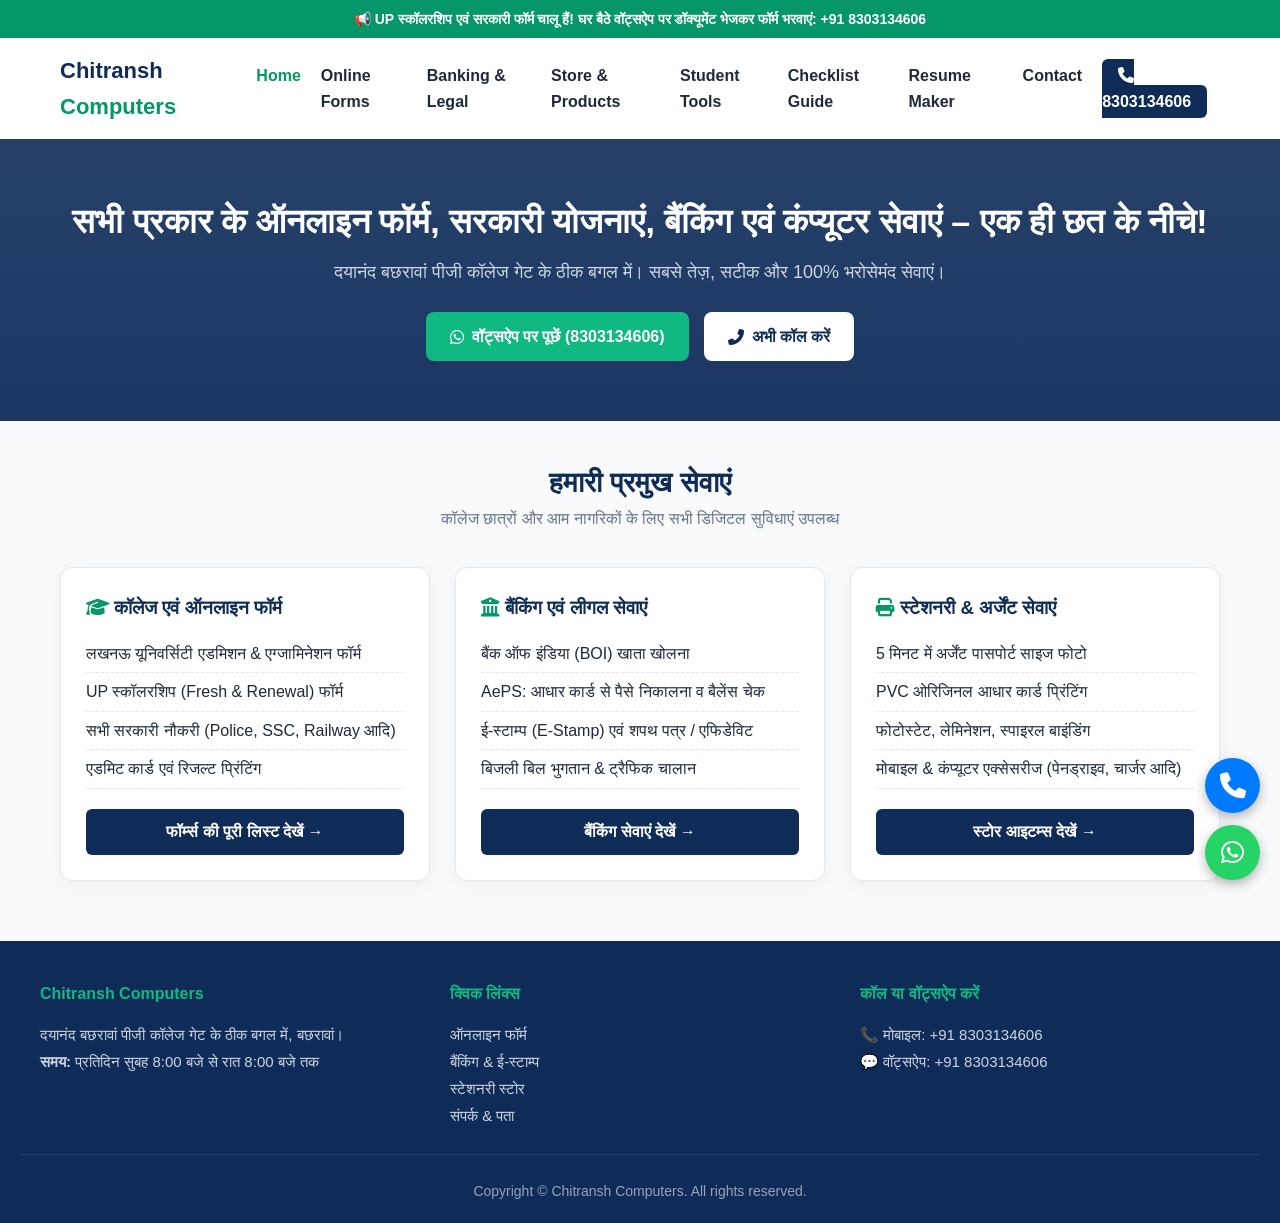
<file: index.html>
<!DOCTYPE html>
<html lang="hi">
<head>
    <meta charset="UTF-8">
    <meta name="viewport" content="width=device-width, initial-scale=1.0">
    <title>Chitransh Computers | बछरावां साइबर कैफ़े & CSC सेंटर</title>
    <link rel="stylesheet" href="style.css">
    <link rel="stylesheet" href="https://cdnjs.cloudflare.com/ajax/libs/font-awesome/6.4.0/css/all.min.css">
</head>
<body>

    <!-- Announcement Bar -->
    <div class="ticker-bar">
        📢 UP स्कॉलरशिप एवं सरकारी फॉर्म चालू हैं! घर बैठे वॉट्सऐप पर डॉक्यूमेंट भेजकर फॉर्म भरवाएं: +91 8303134606
    </div>

    <!-- Header / Navbar -->
    <header class="navbar">
        <div class="nav-container">
            <a href="index.html" class="brand-name">Chitransh <span>Computers</span></a>
            <button class="menu-toggle" id="menuToggle"><i class="fas fa-bars"></i></button>
            <ul class="nav-links" id="navLinks">
                <li><a href="index.html" class="active">Home</a></li>
                <li><a href="forms.html">Online Forms</a></li>
                <li><a href="banking-legal.html">Banking & Legal</a></li>
                <li><a href="products.html">Store & Products</a></li>
                <li><a href="tools.html">Student Tools</a></li>
                <li><a href="checklist.html">Checklist Guide</a></li>
                <li><a href="resume.html">Resume Maker</a></li>
                <li><a href="contact.html">Contact</a></li>
                <li><a href="tel:+918303134606" class="nav-btn"><i class="fas fa-phone"></i> 8303134606</a></li>
            </ul>
        </div>
    </header>

    <!-- Hero Section -->
    <section class="hero">
        <h1>सभी प्रकार के ऑनलाइन फॉर्म, सरकारी योजनाएं, बैंकिंग एवं कंप्यूटर सेवाएं – एक ही छत के नीचे!</h1>
        <p>दयानंद बछरावां पीजी कॉलेज गेट के ठीक बगल में। सबसे तेज़, सटीक और 100% भरोसेमंद सेवाएं।</p>
        <div class="cta-buttons">
            <a href="https://wa.me/918303134606?text=Namaste%20Chitransh%20Computers,%20mujhe%20online%20service%20ke%20baare%20me%20puchna%20hai." class="btn btn-green">
                <i class="fab fa-whatsapp"></i> वॉट्सऐप पर पूछें (8303134606)
            </a>
            <a href="tel:+918303134606" class="btn btn-blue">
                <i class="fas fa-phone-alt"></i> अभी कॉल करें
            </a>
        </div>
    </section>

    <!-- Featured Services Overview -->
    <div class="container">
        <div class="section-title">
            <h2>हमारी प्रमुख सेवाएं</h2>
            <p>कॉलेज छात्रों और आम नागरिकों के लिए सभी डिजिटल सुविधाएं उपलब्ध</p>
        </div>

        <div class="grid-3">
            <div class="card">
                <h3><i class="fas fa-graduation-cap" style="color: #059669;"></i> कॉलेज एवं ऑनलाइन फॉर्म</h3>
                <ul>
                    <li>लखनऊ यूनिवर्सिटी एडमिशन & एग्जामिनेशन फॉर्म</li>
                    <li>UP स्कॉलरशिप (Fresh & Renewal) फॉर्म</li>
                    <li>सभी सरकारी नौकरी (Police, SSC, Railway आदि)</li>
                    <li>एडमिट कार्ड एवं रिजल्ट प्रिंटिंग</li>
                </ul>
                <a href="forms.html" class="card-btn">फॉर्म्स की पूरी लिस्ट देखें →</a>
            </div>

            <div class="card">
                <h3><i class="fas fa-university" style="color: #059669;"></i> बैंकिंग एवं लीगल सेवाएं</h3>
                <ul>
                    <li>बैंक ऑफ इंडिया (BOI) खाता खोलना</li>
                    <li>AePS: आधार कार्ड से पैसे निकालना व बैलेंस चेक</li>
                    <li>ई-स्टाम्प (E-Stamp) एवं शपथ पत्र / एफिडेविट</li>
                    <li>बिजली बिल भुगतान & ट्रैफिक चालान</li>
                </ul>
                <a href="banking-legal.html" class="card-btn">बैंकिंग सेवाएं देखें →</a>
            </div>

            <div class="card">
                <h3><i class="fas fa-print" style="color: #059669;"></i> स्टेशनरी & अर्जेंट सेवाएं</h3>
                <ul>
                    <li>5 मिनट में अर्जेंट पासपोर्ट साइज फोटो</li>
                    <li>PVC ओरिजिनल आधार कार्ड प्रिंटिंग</li>
                    <li>फोटोस्टेट, लेमिनेशन, स्पाइरल बाइंडिंग</li>
                    <li>मोबाइल & कंप्यूटर एक्सेसरीज (पेनड्राइव, चार्जर आदि)</li>
                </ul>
                <a href="store.html" class="card-btn">स्टोर आइटम्स देखें →</a>
            </div>
        </div>
    </div>

    <!-- Sticky Floating Action Buttons -->
    <div class="floating-actions">
        <a href="tel:+918303134606" class="float-btn float-call" title="Call Us"><i class="fas fa-phone"></i></a>
        <a href="https://wa.me/918303134606?text=Namaste%20Chitransh%20Computers,%20mujhe%20service%20ke%20baare%20me%20jaankari%20chahiye." class="float-btn float-wa" target="_blank" title="WhatsApp Us"><i class="fab fa-whatsapp"></i></a>
    </div>

    <!-- Footer -->
    <footer>
        <div class="footer-container">
            <div class="footer-col">
                <h4>Chitransh Computers</h4>
                <p>दयानंद बछरावां पीजी कॉलेज गेट के ठीक बगल में, बछरावां।</p>
                <p><strong>समय:</strong> प्रतिदिन सुबह 8:00 बजे से रात 8:00 बजे तक</p>
            </div>
            <div class="footer-col">
                <h4>क्विक लिंक्स</h4>
                <p><a href="forms.html">ऑनलाइन फॉर्म</a></p>
                <p><a href="banking-legal.html">बैंकिंग & ई-स्टाम्प</a></p>
                <p><a href="store.html">स्टेशनरी स्टोर</a></p>
                <p><a href="contact.html">संपर्क & पता</a></p>
            </div>
            <div class="footer-col">
                <h4>कॉल या वॉट्सऐप करें</h4>
                <p>📞 मोबाइल: +91 8303134606</p>
                <p>💬 वॉट्सऐप: +91 8303134606</p>
            </div>
        </div>
        <div class="footer-bottom">
            Copyright © Chitransh Computers. All rights reserved.
        </div>
    </footer>

    <script src="script.js"></script>
</body>
</html>
</file>
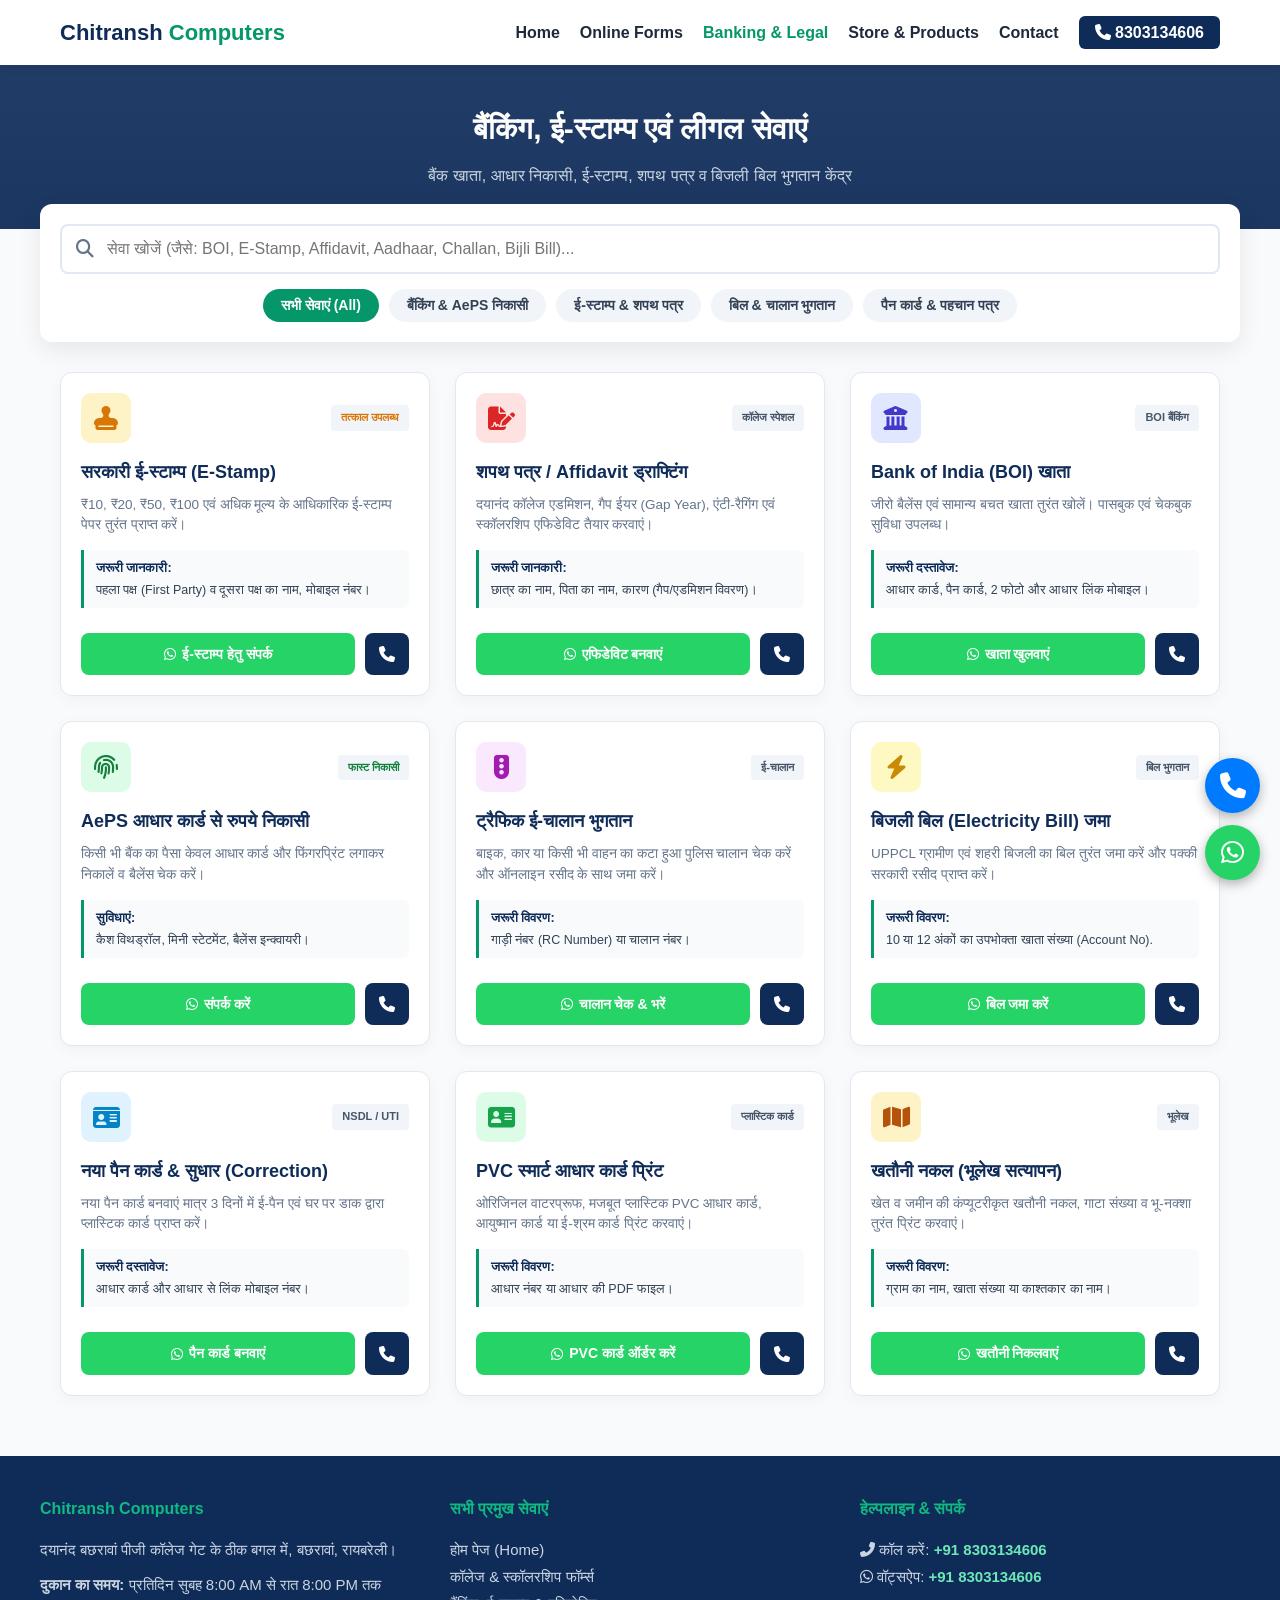
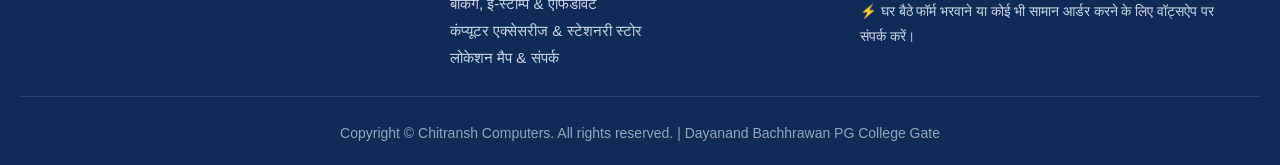
<file: banking-legal.html>
<!DOCTYPE html>
<html lang="hi">
<head>
    <meta charset="UTF-8">
    <meta name="viewport" content="width=device-width, initial-scale=1.0">
    <title>Banking & Legal Services | Chitransh Computers</title>
    <link rel="stylesheet" href="style.css">
    <link rel="stylesheet" href="https://cdnjs.cloudflare.com/ajax/libs/font-awesome/6.4.0/css/all.min.css">
    <style>
        /* Header Banner */
        .service-header {
            background: linear-gradient(rgba(15, 44, 89, 0.92), rgba(15, 44, 89, 0.95));
            color: #ffffff;
            padding: 40px 20px;
            text-align: center;
        }
        .service-header h1 { font-size: 30px; margin-bottom: 10px; }
        .service-header p { color: #cbd5e1; font-size: 16px; }

        /* Search & Filter Controls */
        .filter-controls {
            max-width: 1200px;
            margin: -25px auto 30px auto;
            background: #ffffff;
            padding: 20px;
            border-radius: 12px;
            box-shadow: 0 8px 25px rgba(0,0,0,0.08);
            display: flex;
            flex-direction: column;
            gap: 15px;
        }
        .search-box {
            position: relative;
            width: 100%;
        }
        .search-box input {
            width: 100%;
            padding: 14px 20px 14px 45px;
            border: 2px solid #e2e8f0;
            border-radius: 8px;
            font-size: 16px;
            outline: none;
            transition: 0.3s;
        }
        .search-box input:focus { border-color: #059669; }
        .search-box i {
            position: absolute;
            left: 16px;
            top: 50%;
            transform: translateY(-50%);
            color: #64748b;
            font-size: 18px;
        }

        /* Filter Pills */
        .category-pills {
            display: flex;
            gap: 10px;
            flex-wrap: wrap;
            justify-content: center;
        }
        .pill-btn {
            background: #f1f5f9;
            border: none;
            padding: 8px 18px;
            border-radius: 25px;
            font-weight: 600;
            cursor: pointer;
            color: #334155;
            transition: 0.3s;
            font-size: 14px;
        }
        .pill-btn.active, .pill-btn:hover {
            background: #059669;
            color: #ffffff;
        }

        /* Service Cards Grid */
        .services-grid {
            display: grid;
            grid-template-columns: repeat(auto-fill, minmax(280px, 1fr));
            gap: 25px;
            max-width: 1200px;
            margin: auto;
            padding: 0 20px;
        }
        .service-card {
            background: #ffffff;
            border-radius: 12px;
            border: 1px solid #e2e8f0;
            overflow: hidden;
            box-shadow: 0 4px 15px rgba(0,0,0,0.04);
            display: flex;
            flex-direction: column;
            justify-content: space-between;
            transition: transform 0.3s ease, box-shadow 0.3s ease;
        }
        .service-card:hover {
            transform: translateY(-6px);
            box-shadow: 0 10px 25px rgba(0,0,0,0.1);
        }
        .service-top {
            padding: 20px 20px 10px 20px;
        }
        .service-icon-row {
            display: flex;
            justify-content: space-between;
            align-items: center;
            margin-bottom: 15px;
        }
        .icon-box {
            width: 50px;
            height: 50px;
            border-radius: 10px;
            display: flex;
            align-items: center;
            justify-content: center;
            font-size: 24px;
            background: #e0f2fe;
            color: #0369a1;
        }
        .service-badge {
            font-size: 11px;
            font-weight: 700;
            padding: 4px 10px;
            border-radius: 4px;
            text-transform: uppercase;
            background: #f1f5f9;
            color: #475569;
        }
        .service-title {
            font-size: 18px;
            font-weight: 700;
            color: #0f2c59;
            margin-bottom: 8px;
        }
        .service-desc {
            font-size: 13.5px;
            color: #64748b;
            line-height: 1.5;
            margin-bottom: 15px;
        }
        
        /* Document Box */
        .doc-box {
            background: #f8fafc;
            border-left: 3px solid #059669;
            padding: 8px 12px;
            border-radius: 0 6px 6px 0;
            margin-bottom: 15px;
            font-size: 12.5px;
            color: #334155;
        }
        .doc-box strong {
            color: #0f2c59;
            display: block;
            margin-bottom: 2px;
        }

        /* Action Buttons */
        .service-bottom {
            padding: 0 20px 20px 20px;
        }
        .action-row {
            display: flex;
            gap: 10px;
        }
        .btn-wa-service {
            flex: 1;
            background: #25D366;
            color: #ffffff;
            display: flex;
            align-items: center;
            justify-content: center;
            gap: 6px;
            text-decoration: none;
            font-weight: 700;
            padding: 10px;
            border-radius: 8px;
            font-size: 14px;
            transition: 0.3s;
        }
        .btn-wa-service:hover { background: #1eb954; }
        .btn-call-service {
            width: 44px;
            background: #0f2c59;
            color: #ffffff;
            display: flex;
            align-items: center;
            justify-content: center;
            border-radius: 8px;
            text-decoration: none;
            font-size: 16px;
            transition: 0.3s;
        }
        .btn-call-service:hover { background: #1e40af; }

        .no-results {
            grid-column: 1 / -1;
            text-align: center;
            padding: 50px 20px;
            color: #64748b;
            font-size: 18px;
            display: none;
        }
    </style>
</head>
<body>

    <!-- Header / Navbar -->
    <header class="navbar">
        <div class="nav-container">
            <a href="index.html" class="brand-name">Chitransh <span>Computers</span></a>
            <button class="menu-toggle" id="menuToggle"><i class="fas fa-bars"></i></button>
            <ul class="nav-links" id="navLinks">
                <li><a href="index.html">Home</a></li>
                <li><a href="forms.html">Online Forms</a></li>
                <li><a href="banking-legal.html" class="active">Banking & Legal</a></li>
                <li><a href="products.html">Store & Products</a></li>
                <li><a href="contact.html">Contact</a></li>
                <li><a href="tel:+918303134606" class="nav-btn"><i class="fas fa-phone"></i> 8303134606</a></li>
            </ul>
        </div>
    </header>

    <!-- Header Section -->
    <div class="service-header">
        <h1>बैंकिंग, ई-स्टाम्प एवं लीगल सेवाएं</h1>
        <p>बैंक खाता, आधार निकासी, ई-स्टाम्प, शपथ पत्र व बिजली बिल भुगतान केंद्र</p>
    </div>

    <!-- Search & Filter Controls -->
    <div class="filter-controls">
        <div class="search-box">
            <i class="fas fa-search"></i>
            <input type="text" id="searchInput" placeholder="सेवा खोजें (जैसे: BOI, E-Stamp, Affidavit, Aadhaar, Challan, Bijli Bill)...">
        </div>
        <div class="category-pills">
            <button class="pill-btn active" onclick="filterCategory('all', this)">सभी सेवाएं (All)</button>
            <button class="pill-btn" onclick="filterCategory('banking', this)">बैंकिंग & AePS निकासी</button>
            <button class="pill-btn" onclick="filterCategory('legal', this)">ई-स्टाम्प & शपथ पत्र</button>
            <button class="pill-btn" onclick="filterCategory('bills', this)">बिल & चालान भुगतान</button>
            <button class="pill-btn" onclick="filterCategory('cards', this)">पैन कार्ड & पहचान पत्र</button>
        </div>
    </div>

    <!-- Services Grid -->
    <div class="services-grid" id="servicesContainer">

        <!-- Service 1: E-Stamp -->
        <div class="service-card" data-category="legal" data-name="e stamp paper estamp shapat patra legal">
            <div class="service-top">
                <div class="service-icon-row">
                    <div class="icon-box" style="background:#fef3c7; color:#d97706;">
                        <i class="fas fa-stamp"></i>
                    </div>
                    <span class="service-badge" style="color:#d97706;">तत्काल उपलब्ध</span>
                </div>
                <h3 class="service-title">सरकारी ई-स्टाम्प (E-Stamp)</h3>
                <p class="service-desc">₹10, ₹20, ₹50, ₹100 एवं अधिक मूल्य के आधिकारिक ई-स्टाम्प पेपर तुरंत प्राप्त करें।</p>
                <div class="doc-box">
                    <strong>जरूरी जानकारी:</strong>
                    पहला पक्ष (First Party) व दूसरा पक्ष का नाम, मोबाइल नंबर।
                </div>
            </div>
            <div class="service-bottom">
                <div class="action-row">
                    <a href="https://wa.me/918303134606?text=Namaste%20Chitransh%20Computers,%20mujhe%20*E-Stamp%20Paper*%20banwana%20hai." class="btn-wa-service">
                        <i class="fab fa-whatsapp"></i> ई-स्टाम्प हेतु संपर्क
                    </a>
                    <a href="tel:+918303134606" class="btn-call-service"><i class="fas fa-phone"></i></a>
                </div>
            </div>
        </div>

        <!-- Service 2: College Affidavit -->
        <div class="service-card" data-category="legal" data-name="affidavit shapath patra gap certificate college anti ragging">
            <div class="service-top">
                <div class="service-icon-row">
                    <div class="icon-box" style="background:#fee2e2; color:#dc2626;">
                        <i class="fas fa-file-signature"></i>
                    </div>
                    <span class="service-badge">कॉलेज स्पेशल</span>
                </div>
                <h3 class="service-title">शपथ पत्र / Affidavit ड्राफ्टिंग</h3>
                <p class="service-desc">दयानंद कॉलेज एडमिशन, गैप ईयर (Gap Year), एंटी-रैगिंग एवं स्कॉलरशिप एफिडेविट तैयार करवाएं।</p>
                <div class="doc-box">
                    <strong>जरूरी जानकारी:</strong>
                    छात्र का नाम, पिता का नाम, कारण (गैप/एडमिशन विवरण)।
                </div>
            </div>
            <div class="service-bottom">
                <div class="action-row">
                    <a href="https://wa.me/918303134606?text=Namaste,%20mujhe%20*College%20Affidavit%20/%20Shapath%20Patra*%20banwana%20hai." class="btn-wa-service">
                        <i class="fab fa-whatsapp"></i> एफिडेविट बनवाएं
                    </a>
                    <a href="tel:+918303134606" class="btn-call-service"><i class="fas fa-phone"></i></a>
                </div>
            </div>
        </div>

        <!-- Service 3: Bank of India Account -->
        <div class="service-card" data-category="banking" data-name="boi bank of india account opening khata balance">
            <div class="service-top">
                <div class="service-icon-row">
                    <div class="icon-box" style="background:#e0e7ff; color:#4338ca;">
                        <i class="fas fa-university"></i>
                    </div>
                    <span class="service-badge">BOI बैंकिंग</span>
                </div>
                <h3 class="service-title">Bank of India (BOI) खाता</h3>
                <p class="service-desc">जीरो बैलेंस एवं सामान्य बचत खाता तुरंत खोलें। पासबुक एवं चेकबुक सुविधा उपलब्ध।</p>
                <div class="doc-box">
                    <strong>जरूरी दस्तावेज:</strong>
                    आधार कार्ड, पैन कार्ड, 2 फोटो और आधार लिंक मोबाइल।
                </div>
            </div>
            <div class="service-bottom">
                <div class="action-row">
                    <a href="https://wa.me/918303134606?text=Namaste,%20mujhe%20*Bank%20of%20India%20Khata*%20khulwana%20hai." class="btn-wa-service">
                        <i class="fab fa-whatsapp"></i> खाता खुलवाएं
                    </a>
                    <a href="tel:+918303134606" class="btn-call-service"><i class="fas fa-phone"></i></a>
                </div>
            </div>
        </div>

        <!-- Service 4: AePS Aadhaar Cash Withdrawal -->
        <div class="service-card" data-category="banking" data-name="aeps aadhaar paisa nikalna cash withdrawal atm balance">
            <div class="service-top">
                <div class="service-icon-row">
                    <div class="icon-box" style="background:#dcfce7; color:#15803d;">
                        <i class="fas fa-fingerprint"></i>
                    </div>
                    <span class="service-badge" style="color:#15803d;">फास्ट निकासी</span>
                </div>
                <h3 class="service-title">AePS आधार कार्ड से रुपये निकासी</h3>
                <p class="service-desc">किसी भी बैंक का पैसा केवल आधार कार्ड और फिंगरप्रिंट लगाकर निकालें व बैलेंस चेक करें।</p>
                <div class="doc-box">
                    <strong>सुविधाएं:</strong>
                    कैश विथड्रॉल, मिनी स्टेटमेंट, बैलेंस इन्क्वायरी।
                </div>
            </div>
            <div class="service-bottom">
                <div class="action-row">
                    <a href="https://wa.me/918303134606?text=Namaste,%20Aadhaar%20se%20paise%20nikalne%20ke%20liye%20puchna%20hai." class="btn-wa-service">
                        <i class="fab fa-whatsapp"></i> संपर्क करें
                    </a>
                    <a href="tel:+918303134606" class="btn-call-service"><i class="fas fa-phone"></i></a>
                </div>
            </div>
        </div>

        <!-- Service 5: Traffic E-Challan -->
        <div class="service-card" data-category="bills" data-name="traffic e challan payment vehicle gadi bike challan">
            <div class="service-top">
                <div class="service-icon-row">
                    <div class="icon-box" style="background:#fae8ff; color:#a21caf;">
                        <i class="fas fa-traffic-light"></i>
                    </div>
                    <span class="service-badge">ई-चालान</span>
                </div>
                <h3 class="service-title">ट्रैफिक ई-चालान भुगतान</h3>
                <p class="service-desc">बाइक, कार या किसी भी वाहन का कटा हुआ पुलिस चालान चेक करें और ऑनलाइन रसीद के साथ जमा करें।</p>
                <div class="doc-box">
                    <strong>जरूरी विवरण:</strong>
                    गाड़ी नंबर (RC Number) या चालान नंबर।
                </div>
            </div>
            <div class="service-bottom">
                <div class="action-row">
                    <a href="https://wa.me/918303134606?text=Namaste,%20mujhe%20apna%20*Traffic%20Challan*%20jama%20karwana%20hai." class="btn-wa-service">
                        <i class="fab fa-whatsapp"></i> चालान चेक & भरें
                    </a>
                    <a href="tel:+918303134606" class="btn-call-service"><i class="fas fa-phone"></i></a>
                </div>
            </div>
        </div>

        <!-- Service 6: Electricity Bill -->
        <div class="service-card" data-category="bills" data-name="electricity bill bijli bill payment mppkvvcl uppcl">
            <div class="service-top">
                <div class="service-icon-row">
                    <div class="icon-box" style="background:#fef9c3; color:#ca8a04;">
                        <i class="fas fa-bolt"></i>
                    </div>
                    <span class="service-badge">बिल भुगतान</span>
                </div>
                <h3 class="service-title">बिजली बिल (Electricity Bill) जमा</h3>
                <p class="service-desc">UPPCL ग्रामीण एवं शहरी बिजली का बिल तुरंत जमा करें और पक्की सरकारी रसीद प्राप्त करें।</p>
                <div class="doc-box">
                    <strong>जरूरी विवरण:</strong>
                    10 या 12 अंकों का उपभोक्ता खाता संख्या (Account No).
                </div>
            </div>
            <div class="service-bottom">
                <div class="action-row">
                    <a href="https://wa.me/918303134606?text=Namaste,%20mujhe%20*Bijli%20Bill*%20jama%20karwana%20hai." class="btn-wa-service">
                        <i class="fab fa-whatsapp"></i> बिल जमा करें
                    </a>
                    <a href="tel:+918303134606" class="btn-call-service"><i class="fas fa-phone"></i></a>
                </div>
            </div>
        </div>

        <!-- Service 7: PAN Card -->
        <div class="service-card" data-category="cards" data-name="pan card new correction uti nsdl income tax">
            <div class="service-top">
                <div class="service-icon-row">
                    <div class="icon-box" style="background:#e0f2fe; color:#0284c7;">
                        <i class="fas fa-id-card"></i>
                    </div>
                    <span class="service-badge">NSDL / UTI</span>
                </div>
                <h3 class="service-title">नया पैन कार्ड & सुधार (Correction)</h3>
                <p class="service-desc">नया पैन कार्ड बनवाएं मात्र 3 दिनों में ई-पैन एवं घर पर डाक द्वारा प्लास्टिक कार्ड प्राप्त करें।</p>
                <div class="doc-box">
                    <strong>जरूरी दस्तावेज:</strong>
                    आधार कार्ड और आधार से लिंक मोबाइल नंबर।
                </div>
            </div>
            <div class="service-bottom">
                <div class="action-row">
                    <a href="https://wa.me/918303134606?text=Namaste,%20mujhe%20*PAN%20Card*%20apply%20karna%20hai." class="btn-wa-service">
                        <i class="fab fa-whatsapp"></i> पैन कार्ड बनवाएं
                    </a>
                    <a href="tel:+918303134606" class="btn-call-service"><i class="fas fa-phone"></i></a>
                </div>
            </div>
        </div>

        <!-- Service 8: PVC Aadhaar Card -->
        <div class="service-card" data-category="cards" data-name="pvc aadhaar card plastic smart card print">
            <div class="service-top">
                <div class="service-icon-row">
                    <div class="icon-box" style="background:#dcfce7; color:#16a34a;">
                        <i class="fas fa-address-card"></i>
                    </div>
                    <span class="service-badge">प्लास्टिक कार्ड</span>
                </div>
                <h3 class="service-title">PVC स्मार्ट आधार कार्ड प्रिंट</h3>
                <p class="service-desc">ओरिजिनल वाटरप्रूफ, मजबूत प्लास्टिक PVC आधार कार्ड, आयुष्मान कार्ड या ई-श्रम कार्ड प्रिंट करवाएं।</p>
                <div class="doc-box">
                    <strong>जरूरी विवरण:</strong>
                    आधार नंबर या आधार की PDF फाइल।
                </div>
            </div>
            <div class="service-bottom">
                <div class="action-row">
                    <a href="https://wa.me/918303134606?text=Namaste,%20mujhe%20*PVC%20Aadhaar%20Card*%20print%20karwana%20hai." class="btn-wa-service">
                        <i class="fab fa-whatsapp"></i> PVC कार्ड ऑर्डर करें
                    </a>
                    <a href="tel:+918303134606" class="btn-call-service"><i class="fas fa-phone"></i></a>
                </div>
            </div>
        </div>

        <!-- Service 9: Bhulekh Khatauni -->
        <div class="service-card" data-category="legal" data-name="bhulekh khatauni nakal zameen khet kisan jameen">
            <div class="service-top">
                <div class="service-icon-row">
                    <div class="icon-box" style="background:#fef3c7; color:#b45309;">
                        <i class="fas fa-map"></i>
                    </div>
                    <span class="service-badge">भूलेख</span>
                </div>
                <h3 class="service-title">खतौनी नकल (भूलेख सत्यापन)</h3>
                <p class="service-desc">खेत व जमीन की कंप्यूटरीकृत खतौनी नकल, गाटा संख्या व भू-नक्शा तुरंत प्रिंट करवाएं।</p>
                <div class="doc-box">
                    <strong>जरूरी विवरण:</strong>
                    ग्राम का नाम, खाता संख्या या काश्तकार का नाम।
                </div>
            </div>
            <div class="service-bottom">
                <div class="action-row">
                    <a href="https://wa.me/918303134606?text=Namaste,%20mujhe%20*Khatauni%20Nakal*%20print%20karwani%20hai." class="btn-wa-service">
                        <i class="fab fa-whatsapp"></i> खतौनी निकलवाएं
                    </a>
                    <a href="tel:+918303134606" class="btn-call-service"><i class="fas fa-phone"></i></a>
                </div>
            </div>
        </div>

        <!-- No search results fallback -->
        <div class="no-results" id="noResults">
            <i class="fas fa-search-minus" style="font-size: 40px; margin-bottom: 10px;"></i>
            <p>माफ़ करें, यह सेवा लिस्ट में नहीं मिली। आप सीधे 8303134606 पर कॉल या वॉट्सऐप करके पूछ सकते हैं!</p>
        </div>

    </div>

    <!-- Floating Sticky Buttons -->
    <div class="floating-actions">
        <a href="tel:+918303134606" class="float-btn float-call"><i class="fas fa-phone"></i></a>
        <a href="https://wa.me/918303134606" class="float-btn float-wa"><i class="fab fa-whatsapp"></i></a>
    </div>

   <!-- Master Professional Footer -->
    <footer>
        <div class="footer-container">
            <div class="footer-col">
                <h4>Chitransh Computers</h4>
                <p>दयानंद बछरावां पीजी कॉलेज गेट के ठीक बगल में, बछरावां, रायबरेली।</p>
                <p style="margin-top: 8px;"><strong>दुकान का समय:</strong> प्रतिदिन सुबह 8:00 AM से रात 8:00 PM तक</p>
            </div>
            <div class="footer-col">
                <h4>सभी प्रमुख सेवाएं</h4>
                <p><a href="index.html">होम पेज (Home)</a></p>
                <p><a href="forms.html">कॉलेज & स्कॉलरशिप फॉर्म्स</a></p>
                <p><a href="banking-legal.html">बैंकिंग, ई-स्टाम्प & एफिडेविट</a></p>
                <p><a href="products.html">कंप्यूटर एक्सेसरीज & स्टेशनरी स्टोर</a></p>
                <p><a href="contact.html">लोकेशन मैप & संपर्क</a></p>
            </div>
            <div class="footer-col">
                <h4>हेल्पलाइन & संपर्क</h4>
                <p><i class="fas fa-phone-alt"></i> कॉल करें: <a href="tel:+918303134606" style="color: #6ee7b7; font-weight: bold;">+91 8303134606</a></p>
                <p><i class="fab fa-whatsapp"></i> वॉट्सऐप: <a href="https://wa.me/918303134606" style="color: #6ee7b7; font-weight: bold;">+91 8303134606</a></p>
                <p style="margin-top: 10px; color: #cbd5e1; font-size: 13.5px;">
                    ⚡ घर बैठे फॉर्म भरवाने या कोई भी सामान आर्डर करने के लिए वॉट्सऐप पर संपर्क करें।
                </p>
            </div>
        </div>
        <div class="footer-bottom">
            Copyright © Chitransh Computers. All rights reserved. | Dayanand Bachhrawan PG College Gate
        </div>
    </footer>

    <!-- Interactive Filtering & Live Search Script -->
    <script src="script.js"></script>
    <script>
        let currentCategory = 'all';

        function filterCategory(cat, btn) {
            currentCategory = cat;
            document.querySelectorAll('.pill-btn').forEach(b => b.classList.remove('active'));
            btn.classList.add('active');
            applyFilters();
        }

        const searchInput = document.getElementById('searchInput');
        searchInput.addEventListener('input', applyFilters);

        function applyFilters() {
            const query = searchInput.value.toLowerCase().trim();
            const cards = document.querySelectorAll('.service-card');
            let visibleCount = 0;

            cards.forEach(card => {
                const cat = card.getAttribute('data-category');
                const name = card.getAttribute('data-name');

                const matchesCat = (currentCategory === 'all' || cat === currentCategory);
                const matchesSearch = name.includes(query);

                if (matchesCat && matchesSearch) {
                    card.style.display = 'flex';
                    visibleCount++;
                } else {
                    card.style.display = 'none';
                }
            });

            document.getElementById('noResults').style.display = (visibleCount === 0) ? 'block' : 'none';
        }
    </script>
</body>
</html>
</file>
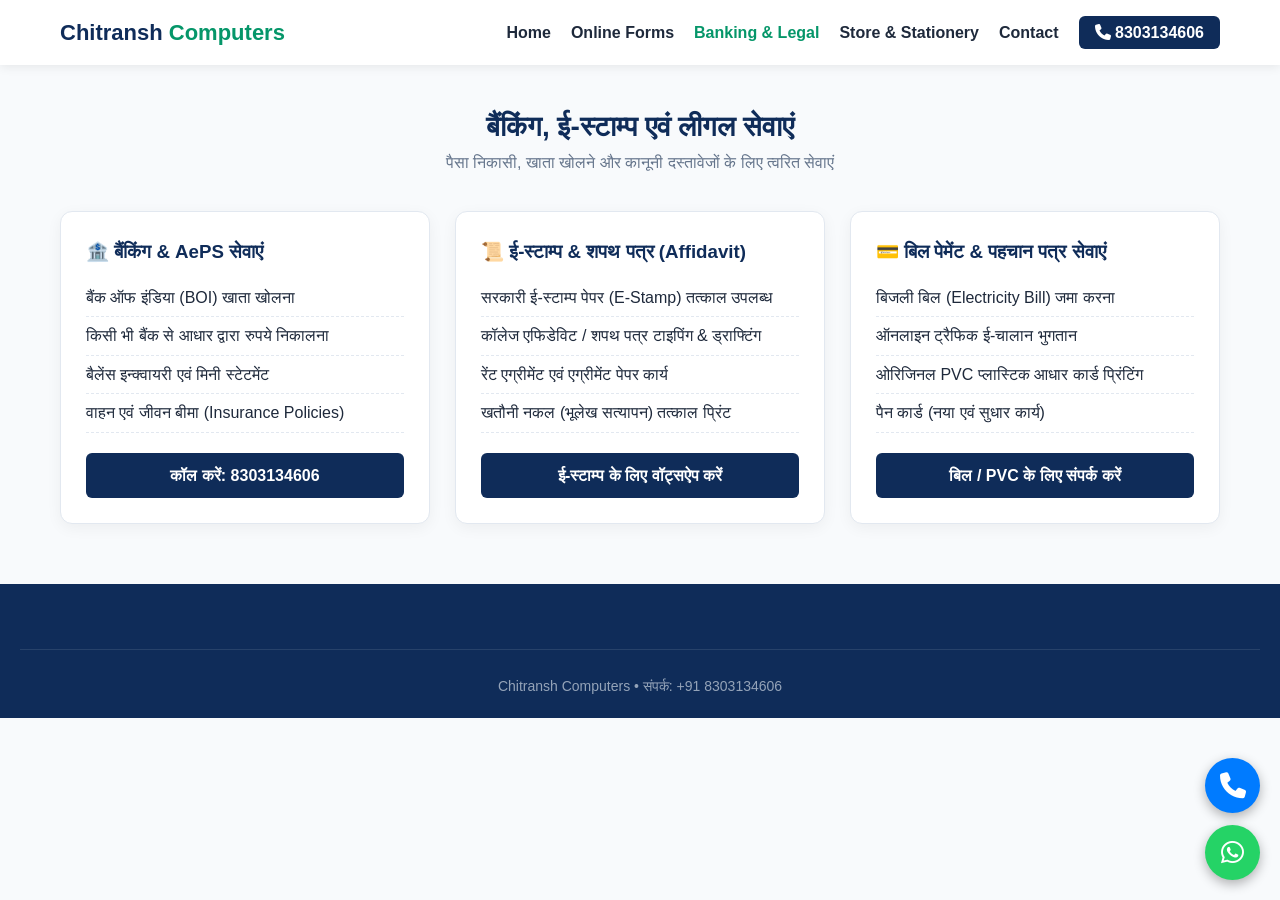
<file: banking-legal.html.html>
<!DOCTYPE html>
<html lang="hi">
<head>
    <meta charset="UTF-8">
    <meta name="viewport" content="width=device-width, initial-scale=1.0">
    <title>Banking & Legal Services | Chitransh Computers</title>
    <link rel="stylesheet" href="style.css">
    <link rel="stylesheet" href="https://cdnjs.cloudflare.com/ajax/libs/font-awesome/6.4.0/css/all.min.css">
</head>
<body>
    <header class="navbar">
        <div class="nav-container">
            <a href="index.html" class="brand-name">Chitransh <span>Computers</span></a>
            <button class="menu-toggle" id="menuToggle"><i class="fas fa-bars"></i></button>
            <ul class="nav-links" id="navLinks">
                <li><a href="index.html">Home</a></li>
                <li><a href="forms.html">Online Forms</a></li>
                <li><a href="banking-legal.html" class="active">Banking & Legal</a></li>
                <li><a href="store.html">Store & Stationery</a></li>
                <li><a href="contact.html">Contact</a></li>
                <li><a href="tel:+918303134606" class="nav-btn"><i class="fas fa-phone"></i> 8303134606</a></li>
            </ul>
        </div>
    </header>

    <div class="container">
        <div class="section-title">
            <h2>बैंकिंग, ई-स्टाम्प एवं लीगल सेवाएं</h2>
            <p>पैसा निकासी, खाता खोलने और कानूनी दस्तावेजों के लिए त्वरित सेवाएं</p>
        </div>

        <div class="grid-3">
            <div class="card">
                <h3>🏦 बैंकिंग & AePS सेवाएं</h3>
                <ul>
                    <li>बैंक ऑफ इंडिया (BOI) खाता खोलना</li>
                    <li>किसी भी बैंक से आधार द्वारा रुपये निकालना</li>
                    <li>बैलेंस इन्क्वायरी एवं मिनी स्टेटमेंट</li>
                    <li>वाहन एवं जीवन बीमा (Insurance Policies)</li>
                </ul>
                <a href="tel:+918303134606" class="card-btn">कॉल करें: 8303134606</a>
            </div>

            <div class="card">
                <h3>📜 ई-स्टाम्प & शपथ पत्र (Affidavit)</h3>
                <ul>
                    <li>सरकारी ई-स्टाम्प पेपर (E-Stamp) तत्काल उपलब्ध</li>
                    <li>कॉलेज एफिडेविट / शपथ पत्र टाइपिंग & ड्राफ्टिंग</li>
                    <li>रेंट एग्रीमेंट एवं एग्रीमेंट पेपर कार्य</li>
                    <li>खतौनी नकल (भूलेख सत्यापन) तत्काल प्रिंट</li>
                </ul>
                <a href="https://wa.me/918303134606?text=Mujhe%20E-Stamp%20ya%20Affidavit%20banwana%20hai" class="card-btn">ई-स्टाम्प के लिए वॉट्सऐप करें</a>
            </div>

            <div class="card">
                <h3>💳 बिल पेमेंट & पहचान पत्र सेवाएं</h3>
                <ul>
                    <li>बिजली बिल (Electricity Bill) जमा करना</li>
                    <li>ऑनलाइन ट्रैफिक ई-चालान भुगतान</li>
                    <li>ओरिजिनल PVC प्लास्टिक आधार कार्ड प्रिंटिंग</li>
                    <li>पैन कार्ड (नया एवं सुधार कार्य)</li>
                </ul>
                <a href="https://wa.me/918303134606?text=PVC%20Aadhaar%20ya%20Bill%20payment%20karna%20hai" class="card-btn">बिल / PVC के लिए संपर्क करें</a>
            </div>
        </div>
    </div>

    <div class="floating-actions">
        <a href="tel:+918303134606" class="float-btn float-call"><i class="fas fa-phone"></i></a>
        <a href="https://wa.me/918303134606" class="float-btn float-wa"><i class="fab fa-whatsapp"></i></a>
    </div>

    <footer>
        <div class="footer-bottom">Chitransh Computers • संपर्क: +91 8303134606</div>
    </footer>
    <script src="script.js"></script>
</body>
</html>
</file>
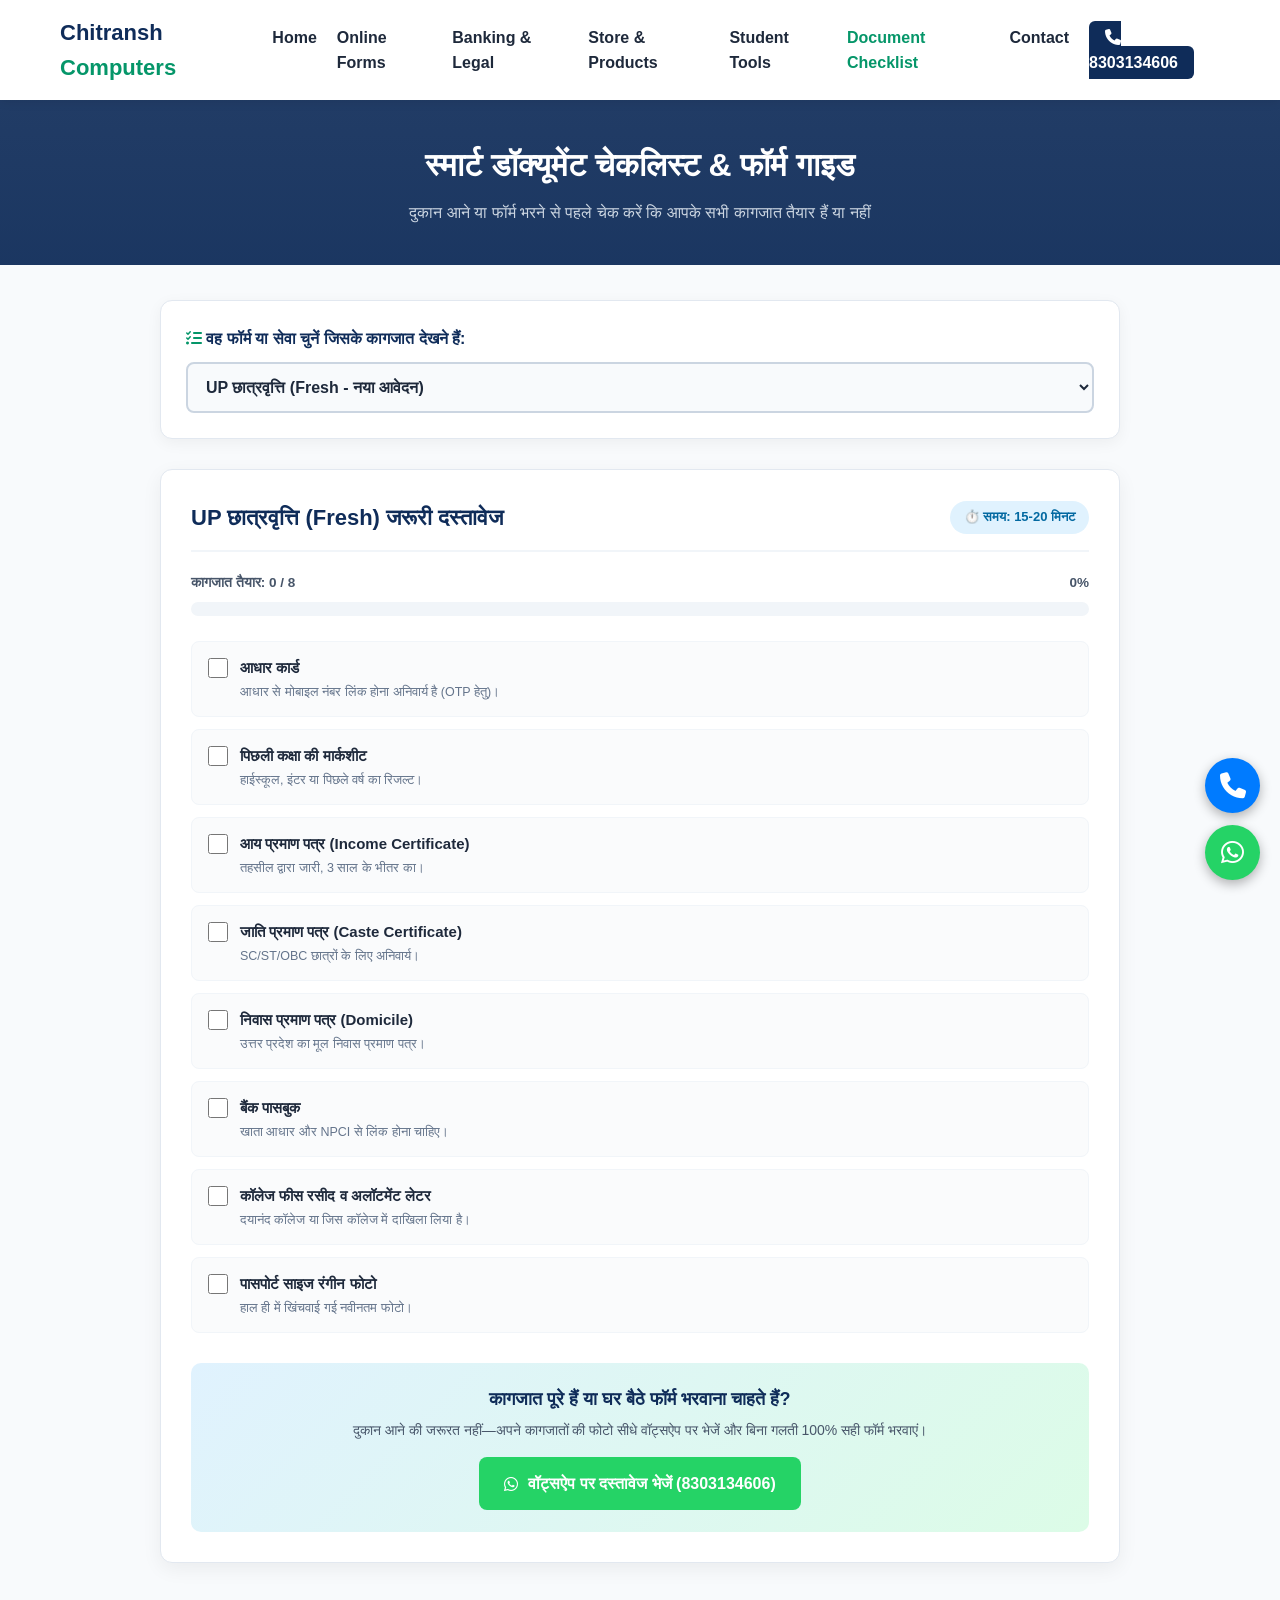
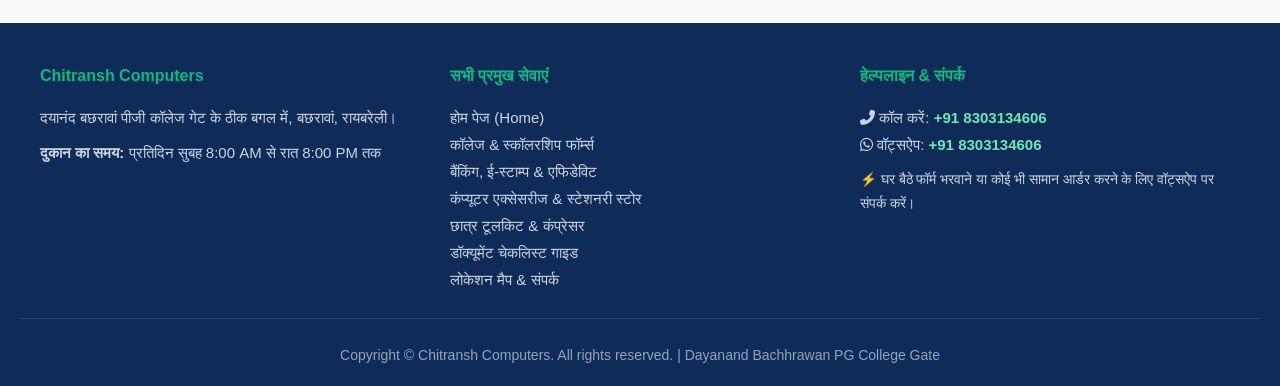
<file: checklist.html>
<!DOCTYPE html>
<html lang="hi">
<head>
    <meta charset="UTF-8">
    <meta name="viewport" content="width=device-width, initial-scale=1.0">
    <title>Smart Document Checklist | Chitransh Computers</title>
    <link rel="stylesheet" href="style.css">
    <link rel="stylesheet" href="https://cdnjs.cloudflare.com/ajax/libs/font-awesome/6.4.0/css/all.min.css">
    <style>
        /* Header Banner */
        .checklist-hero {
            background: linear-gradient(rgba(15, 44, 89, 0.92), rgba(15, 44, 89, 0.95));
            color: #ffffff;
            padding: 40px 20px;
            text-align: center;
        }
        .checklist-hero h1 { font-size: 32px; margin-bottom: 8px; }
        .checklist-hero p { color: #cbd5e1; font-size: 16px; max-width: 750px; margin: auto; }

        .main-container {
            max-width: 1000px;
            margin: 35px auto;
            padding: 0 20px;
        }

        /* Selector Card */
        .selector-card {
            background: #ffffff;
            padding: 25px;
            border-radius: 12px;
            border: 1px solid #e2e8f0;
            box-shadow: 0 4px 15px rgba(0,0,0,0.05);
            margin-bottom: 30px;
        }
        .selector-card label {
            display: block;
            font-size: 16px;
            font-weight: 700;
            color: #0f2c59;
            margin-bottom: 10px;
        }
        .select-service {
            width: 100%;
            padding: 14px;
            border: 2px solid #cbd5e1;
            border-radius: 8px;
            font-size: 16px;
            font-weight: 600;
            color: #1e293b;
            outline: none;
            transition: 0.3s;
            background: #f8fafc;
        }
        .select-service:focus { border-color: #059669; background: #fff; }

        /* Checklist Result Card */
        .checklist-box {
            background: #ffffff;
            padding: 30px;
            border-radius: 12px;
            border: 1.5px solid #e2e8f0;
            box-shadow: 0 6px 20px rgba(0,0,0,0.06);
        }
        .checklist-header {
            display: flex;
            justify-content: space-between;
            align-items: center;
            border-bottom: 2px solid #f1f5f9;
            padding-bottom: 15px;
            margin-bottom: 20px;
            flex-wrap: wrap;
            gap: 10px;
        }
        .checklist-header h2 {
            font-size: 22px;
            color: #0f2c59;
        }
        .time-guide {
            background: #e0f2fe;
            color: #0369a1;
            padding: 6px 14px;
            border-radius: 20px;
            font-size: 13px;
            font-weight: 700;
        }

        /* Progress Bar */
        .progress-wrap {
            margin-bottom: 25px;
            background: #f1f5f9;
            border-radius: 10px;
            overflow: hidden;
            height: 14px;
        }
        .progress-bar {
            background: #059669;
            height: 100%;
            width: 0%;
            transition: width 0.4s ease;
        }
        .progress-text {
            font-size: 13.5px;
            font-weight: 700;
            color: #475569;
            margin-bottom: 8px;
            display: flex;
            justify-content: space-between;
        }

        /* Checkbox Items */
        .doc-list {
            list-style: none;
            margin-bottom: 30px;
        }
        .doc-item {
            display: flex;
            align-items: flex-start;
            gap: 12px;
            padding: 14px 16px;
            border: 1.5px solid #f1f5f9;
            border-radius: 8px;
            margin-bottom: 12px;
            background: #fafbfc;
            cursor: pointer;
            transition: 0.2s;
        }
        .doc-item:hover {
            border-color: #cbd5e1;
            background: #f8fafc;
        }
        .doc-item.checked {
            border-color: #a7f3d0;
            background: #f0fdf4;
        }
        .doc-item input[type="checkbox"] {
            width: 20px;
            height: 20px;
            accent-color: #059669;
            cursor: pointer;
            margin-top: 2px;
        }
        .doc-details {
            flex-grow: 1;
        }
        .doc-name {
            font-weight: 700;
            color: #1e293b;
            font-size: 15px;
        }
        .doc-note {
            font-size: 12.5px;
            color: #64748b;
            margin-top: 2px;
        }

        /* WhatsApp CTA Box */
        .action-box {
            background: linear-gradient(135deg, #e0f2fe, #dcfce7);
            border-radius: 10px;
            padding: 22px;
            text-align: center;
        }
        .action-box h3 {
            color: #0f2c59;
            font-size: 18px;
            margin-bottom: 6px;
        }
        .action-box p {
            color: #475569;
            font-size: 14px;
            margin-bottom: 15px;
        }
        .btn-wa-checklist {
            background: #25D366;
            color: #ffffff;
            padding: 14px 25px;
            border-radius: 8px;
            font-weight: 700;
            font-size: 16px;
            text-decoration: none;
            display: inline-flex;
            align-items: center;
            gap: 10px;
            transition: 0.3s;
        }
        .btn-wa-checklist:hover { background: #1eb954; }
    </style>
</head>
<body>

    <!-- Header / Navbar -->
    <header class="navbar">
        <div class="nav-container">
            <a href="index.html" class="brand-name">Chitransh <span>Computers</span></a>
            <button class="menu-toggle" id="menuToggle"><i class="fas fa-bars"></i></button>
            <ul class="nav-links" id="navLinks">
                <li><a href="index.html">Home</a></li>
                <li><a href="forms.html">Online Forms</a></li>
                <li><a href="banking-legal.html">Banking & Legal</a></li>
                <li><a href="products.html">Store & Products</a></li>
                <li><a href="tools.html">Student Tools</a></li>
                <li><a href="checklist.html" class="active">Document Checklist</a></li>
                <li><a href="contact.html">Contact</a></li>
                <li><a href="tel:+918303134606" class="nav-btn"><i class="fas fa-phone"></i> 8303134606</a></li>
            </ul>
        </div>
    </header>

    <!-- Hero Header -->
    <div class="checklist-hero">
        <h1>स्मार्ट डॉक्यूमेंट चेकलिस्ट & फॉर्म गाइड</h1>
        <p>दुकान आने या फॉर्म भरने से पहले चेक करें कि आपके सभी कागजात तैयार हैं या नहीं</p>
    </div>

    <div class="main-container">

        <!-- Selector Card -->
        <div class="selector-card">
            <label for="serviceSelect"><i class="fas fa-list-check" style="color: #059669;"></i> वह फॉर्म या सेवा चुनें जिसके कागजात देखने हैं:</label>
            <select id="serviceSelect" class="select-service" onchange="loadChecklist()">
                <option value="up_scholarship_fresh">UP छात्रवृत्ति (Fresh - नया आवेदन)</option>
                <option value="up_scholarship_renewal">UP छात्रवृत्ति (Renewal - नवीनीकरण)</option>
                <option value="lu_exam_form">लखनऊ विश्वविद्यालय (LU) / दयानंद कॉलेज परीक्षा फॉर्म</option>
                <option value="police_bharti">UP पुलिस कांस्टेबल / SI भर्ती</option>
                <option value="ssc_forms">SSC (GD, CGL, CHSL, MTS) & OTR</option>
                <option value="boi_account">Bank of India (BOI) नया बैंक खाता खोलना</option>
                <option value="estamp_affidavit">ई-स्टाम्प & शपथ पत्र (Affidavit)</option>
                <option value="pan_card">नया पैन कार्ड (PAN Card)</option>
                <option value="ayushman_card">आयुष्मान भारत गोल्डन कार्ड (₹5 लाख फ्री इलाज)</option>
            </select>
        </div>

        <!-- Dynamic Checklist Container -->
        <div class="checklist-box">
            <div class="checklist-header">
                <h2 id="checklistTitle">UP छात्रवृत्ति (Fresh) जरूरी दस्तावेज</h2>
                <span class="time-guide" id="timeGuide">⏱️ समय: 15-20 मिनट</span>
            </div>

            <div class="progress-text">
                <span id="progressCount">कागजात तैयार: 0 / 0</span>
                <span id="progressPercent">0%</span>
            </div>
            <div class="progress-wrap">
                <div class="progress-bar" id="progressBar"></div>
            </div>

            <!-- List Items -->
            <ul class="doc-list" id="docListContainer">
                <!-- Dynamically populated by JS -->
            </ul>

            <!-- Action Box -->
            <div class="action-box">
                <h3>कागजात पूरे हैं या घर बैठे फॉर्म भरवाना चाहते हैं?</h3>
                <p>दुकान आने की जरूरत नहीं—अपने कागजातों की फोटो सीधे वॉट्सऐप पर भेजें और बिना गलती 100% सही फॉर्म भरवाएं।</p>
                <a href="#" id="waChecklistBtn" class="btn-wa-checklist" target="_blank">
                    <i class="fab fa-whatsapp"></i> वॉट्सऐप पर दस्तावेज भेजें (8303134606)
                </a>
            </div>
        </div>

    </div>

    <!-- Floating Sticky Action Buttons -->
    <div class="floating-actions">
        <a href="tel:+918303134606" class="float-btn float-call" title="Call Us"><i class="fas fa-phone"></i></a>
        <a href="https://wa.me/918303134606" class="float-btn float-wa" target="_blank" title="WhatsApp Us"><i class="fab fa-whatsapp"></i></a>
    </div>

    <!-- Master Professional Footer (Full 3-Column) -->
    <footer>
        <div class="footer-container">
            <div class="footer-col">
                <h4>Chitransh Computers</h4>
                <p>दयानंद बछरावां पीजी कॉलेज गेट के ठीक बगल में, बछरावां, रायबरेली।</p>
                <p style="margin-top: 8px;"><strong>दुकान का समय:</strong> प्रतिदिन सुबह 8:00 AM से रात 8:00 PM तक</p>
            </div>
            <div class="footer-col">
                <h4>सभी प्रमुख सेवाएं</h4>
                <p><a href="index.html">होम पेज (Home)</a></p>
                <p><a href="forms.html">कॉलेज & स्कॉलरशिप फॉर्म्स</a></p>
                <p><a href="banking-legal.html">बैंकिंग, ई-स्टाम्प & एफिडेविट</a></p>
                <p><a href="products.html">कंप्यूटर एक्सेसरीज & स्टेशनरी स्टोर</a></p>
                <p><a href="tools.html">छात्र टूलकिट & कंप्रेसर</a></p>
                <p><a href="checklist.html">डॉक्यूमेंट चेकलिस्ट गाइड</a></p>
                <p><a href="contact.html">लोकेशन मैप & संपर्क</a></p>
            </div>
            <div class="footer-col">
                <h4>हेल्पलाइन & संपर्क</h4>
                <p><i class="fas fa-phone-alt"></i> कॉल करें: <a href="tel:+918303134606" style="color: #6ee7b7; font-weight: bold;">+91 8303134606</a></p>
                <p><i class="fab fa-whatsapp"></i> वॉट्सऐप: <a href="https://wa.me/918303134606" style="color: #6ee7b7; font-weight: bold;">+91 8303134606</a></p>
                <p style="margin-top: 10px; color: #cbd5e1; font-size: 13.5px;">
                    ⚡ घर बैठे फॉर्म भरवाने या कोई भी सामान आर्डर करने के लिए वॉट्सऐप पर संपर्क करें।
                </p>
            </div>
        </div>
        <div class="footer-bottom">
            Copyright © Chitransh Computers. All rights reserved. | Dayanand Bachhrawan PG College Gate
        </div>
    </footer>

    <!-- Interactive Checklist Script -->
    <script src="script.js"></script>
    <script>
        const checklistData = {
            up_scholarship_fresh: {
                title: "UP छात्रवृत्ति (Fresh) जरूरी दस्तावेज",
                time: "⏱️ समय: 15-20 मिनट",
                docs: [
                    { name: "आधार कार्ड", note: "आधार से मोबाइल नंबर लिंक होना अनिवार्य है (OTP हेतु)।" },
                    { name: "पिछली कक्षा की मार्कशीट", note: "हाईस्कूल, इंटर या पिछले वर्ष का रिजल्ट।" },
                    { name: "आय प्रमाण पत्र (Income Certificate)", note: "तहसील द्वारा जारी, 3 साल के भीतर का।" },
                    { name: "जाति प्रमाण पत्र (Caste Certificate)", note: "SC/ST/OBC छात्रों के लिए अनिवार्य।" },
                    { name: "निवास प्रमाण पत्र (Domicile)", note: "उत्तर प्रदेश का मूल निवास प्रमाण पत्र।" },
                    { name: "बैंक पासबुक", note: "खाता आधार और NPCI से लिंक होना चाहिए।" },
                    { name: "कॉलेज फीस रसीद व अलॉटमेंट लेटर", note: "दयानंद कॉलेज या जिस कॉलेज में दाखिला लिया है।" },
                    { name: "पासपोर्ट साइज रंगीन फोटो", note: "हाल ही में खिंचवाई गई नवीनतम फोटो।" }
                ]
            },
            up_scholarship_renewal: {
                title: "UP छात्रवृत्ति (Renewal) जरूरी दस्तावेज",
                time: "⏱️ समय: 10-15 मिनट",
                docs: [
                    { name: "पिछले वर्ष का रजिस्ट्रेशन नंबर", note: "पुराने स्कॉलरशिप फॉर्म की कॉपी या नंबर।" },
                    { name: "पिछले वर्ष का रिजल्ट / मार्कशीट", note: "पास होने की मार्कशीट व पूर्णांक/प्राप्तांक।" },
                    { name: "वर्तमान वर्ष की कॉलेज फीस रसीद", note: "नया फीस जमा करने का विवरण।" },
                    { name: "आधार कार्ड & रजिस्टर्ड मोबाइल", note: "e-KYC वेरिफिकेशन OTP के लिए।" },
                    { name: "बैंक खाता सक्रियता", note: "बैंक खाता चालू और NPCI लिंक होना चाहिए।" }
                ]
            },
            lu_exam_form: {
                title: "लखनऊ यूनिवर्सिटी (LU) / कॉलेज परीक्षा फॉर्म",
                time: "⏱️ समय: 10 मिनट",
                docs: [
                    { name: "LU रोल नंबर / कॉलेज अलॉटमेंट नंबर", note: "एडमिट कार्ड या पिछले सेमेस्टर की रसीद।" },
                    { name: "पिछले सेमेस्टर की मार्कशीट", note: "सब्जेक्ट और रोल नंबर मिलान हेतु।" },
                    { name: "आधार कार्ड", note: "पहचान सत्यापन के लिए।" },
                    { name: "पासपोर्ट साइज फोटो व सिग्नेचर", note: "डिजिटल कॉपी अपलोड करने हेतु।" }
                ]
            },
            police_bharti: {
                title: "UP पुलिस भर्ती ऑनलाइन आवेदन दस्तावेज",
                time: "⏱️ समय: 15-25 मिनट",
                docs: [
                    { name: "10वीं एवं 12वीं की मार्कशीट", note: "रोल नंबर, बोर्ड और पासिंग ईयर।" },
                    { name: "मूल निवास प्रमाण पत्र", note: "UP राज्य का मूल निवासी होने का प्रमाण।" },
                    { name: "जाति प्रमाण पत्र (OBC/SC/ST/EWS)", note: "नोटिफिकेशन की तय तारीख के भीतर का।" },
                    { name: "आधार कार्ड", note: "पहचान पत्र एवं बायोमेट्रिक सत्यापन।" },
                    { name: "पासपोर्ट साइज फोटो (सफेद/ग्रे बैकग्राउंड)", note: "स्पष्ट चेहरा और दोनों कान दिखने चाहिए।" },
                    { name: "काली स्याही से किया गया सिग्नेचर", note: "हस्ताक्षर साफ होना चाहिए।" }
                ]
            },
            ssc_forms: {
                title: "SSC (GD, CGL, CHSL, MTS) & OTR दस्तावेज",
                time: "⏱️ समय: 15-20 मिनट",
                docs: [
                    { name: "10वीं की मार्कशीट", note: "रोल नंबर एवं बोर्ड का नाम।" },
                    { name: "आधार कार्ड", note: "पहचान एवं OTR रजिस्ट्रेशन हेतु।" },
                    { name: "सक्रिय ईमेल आईडी & मोबाइल नंबर", note: "रजिस्ट्रेशन पासवर्ड और OTP प्राप्त करने हेतु।" },
                    { name: "लाइव वेबकैम फोटो", note: "SSC नए पोर्टल पर लाइव फोटो कैप्चर होती है।" },
                    { name: "साइन (हस्ताक्षर)", note: "10KB से 20KB के बीच की फाइल।" }
                ]
            },
            boi_account: {
                title: "Bank of India (BOI) खाता खोलने के दस्तावेज",
                time: "⏱️ समय: 15 मिनट",
                docs: [
                    { name: "आधार कार्ड की ओरिजिनल कॉपी", note: "फिंगरप्रिंट वेरिफिकेशन के लिए।" },
                    { name: "पैन कार्ड (PAN Card)", note: "यदि उपलब्ध न हो तो फॉर्म-60 भरा जाएगा।" },
                    { name: "2 पासपोर्ट साइज फोटो", note: "हालिया खिंचवाई गई।" },
                    { name: "आधार लिंक चालू मोबाइल नंबर", note: "तुरंत OTP प्राप्त करने के लिए।" }
                ]
            },
            estamp_affidavit: {
                title: "ई-स्टाम्प & शपथ पत्र (Affidavit) विवरण",
                time: "⏱️ समय: 5-10 मिनट",
                docs: [
                    { name: "पहला पक्ष (First Party) का नाम व पता", note: "जिसके नाम से स्टाम्प कटना है।" },
                    { name: "दूसरा पक्ष (Second Party) का नाम", note: "जैसे: प्राचार्य, दयानंद कॉलेज बछरावां।" },
                    { name: "स्टाम्प का कारण", note: "गैप ईयर, एंटी-रैगिंग, एडमिशन या रेंट एग्रीमेंट।" },
                    { name: "आधार कार्ड", note: "नाम व पते की सही स्पेलिंग मिलान हेतु।" }
                ]
            },
            pan_card: {
                title: "नया पैन कार्ड (PAN Card) दस्तावेज",
                time: "⏱️ समय: 10 मिनट",
                docs: [
                    { name: "आधार कार्ड", note: "नाम, पिता का नाम और जन्मतिथि बिल्कुल सही होनी चाहिए।" },
                    { name: "आधार लिंक मोबाइल नंबर", note: "ई-साइन OTP के लिए अनिवार्य (3 दिन में ई-पैन हेतु)।" },
                    { name: "2 रंगीन पासपोर्ट फोटो", note: "फिजिकल कार्ड पर प्रिंट होने के लिए।" }
                ]
            },
            ayushman_card: {
                title: "आयुष्मान भारत कार्ड (₹5 लाख फ्री इलाज)",
                time: "⏱️ समय: 5-10 मिनट",
                docs: [
                    { name: "राशन कार्ड (पात्र गृहस्थी या अंत्योदय)", note: "जिसमें 6 या उससे अधिक यूनिट हों।" },
                    { name: "सभी सदस्यों का आधार कार्ड", note: "जिनका नाम लिस्ट में है।" },
                    { name: "फिंगरप्रिंट या आधार OTP", note: "तुरंत e-KYC के लिए।" }
                ]
            }
        };

        function loadChecklist() {
            const key = document.getElementById('serviceSelect').value;
            const data = checklistData[key];
            if (!data) return;

            document.getElementById('checklistTitle').innerText = data.title;
            document.getElementById('timeGuide').innerText = data.time;

            const container = document.getElementById('docListContainer');
            container.innerHTML = '';

            data.docs.forEach((doc, idx) => {
                const li = document.createElement('li');
                li.className = 'doc-item';
                li.id = 'item_' + idx;
                li.onclick = function(e) {
                    if (e.target.type !== 'checkbox') {
                        const cb = li.querySelector('input[type="checkbox"]');
                        cb.checked = !cb.checked;
                    }
                    toggleItem(li);
                };

                li.innerHTML = `
                    <input type="checkbox" onchange="toggleItem(this.parentElement)">
                    <div class="doc-details">
                        <div class="doc-name">${doc.name}</div>
                        <div class="doc-note">${doc.note}</div>
                    </div>
                `;
                container.appendChild(li);
            });

            updateProgress();
            updateWhatsAppLink(data.title);
        }

        function toggleItem(li) {
            const cb = li.querySelector('input[type="checkbox"]');
            if (cb.checked) {
                li.classList.add('checked');
            } else {
                li.classList.remove('checked');
            }
            updateProgress();
        }

        function updateProgress() {
            const total = document.querySelectorAll('.doc-item').length;
            const checked = document.querySelectorAll('.doc-item input:checked').length;
            const percent = total === 0 ? 0 : Math.round((checked / total) * 100);

            document.getElementById('progressBar').style.width = percent + '%';
            document.getElementById('progressCount').innerText = `कागजात तैयार: ${checked} / ${total}`;
            document.getElementById('progressPercent').innerText = percent + '%';
        }

        function updateWhatsAppLink(serviceName) {
            const text = `Namaste Chitransh Computers!%0AMaine website par *${encodeURIComponent(serviceName)}* ki checklist check ki hai aur mere paas documents ready hain.%0AMujhe ye form process karwana hai.`;
            document.getElementById('waChecklistBtn').href = `https://wa.me/918303134606?text=${text}`;
        }

        // Initial Load
        loadChecklist();
    </script>
</body>
</html>
</file>
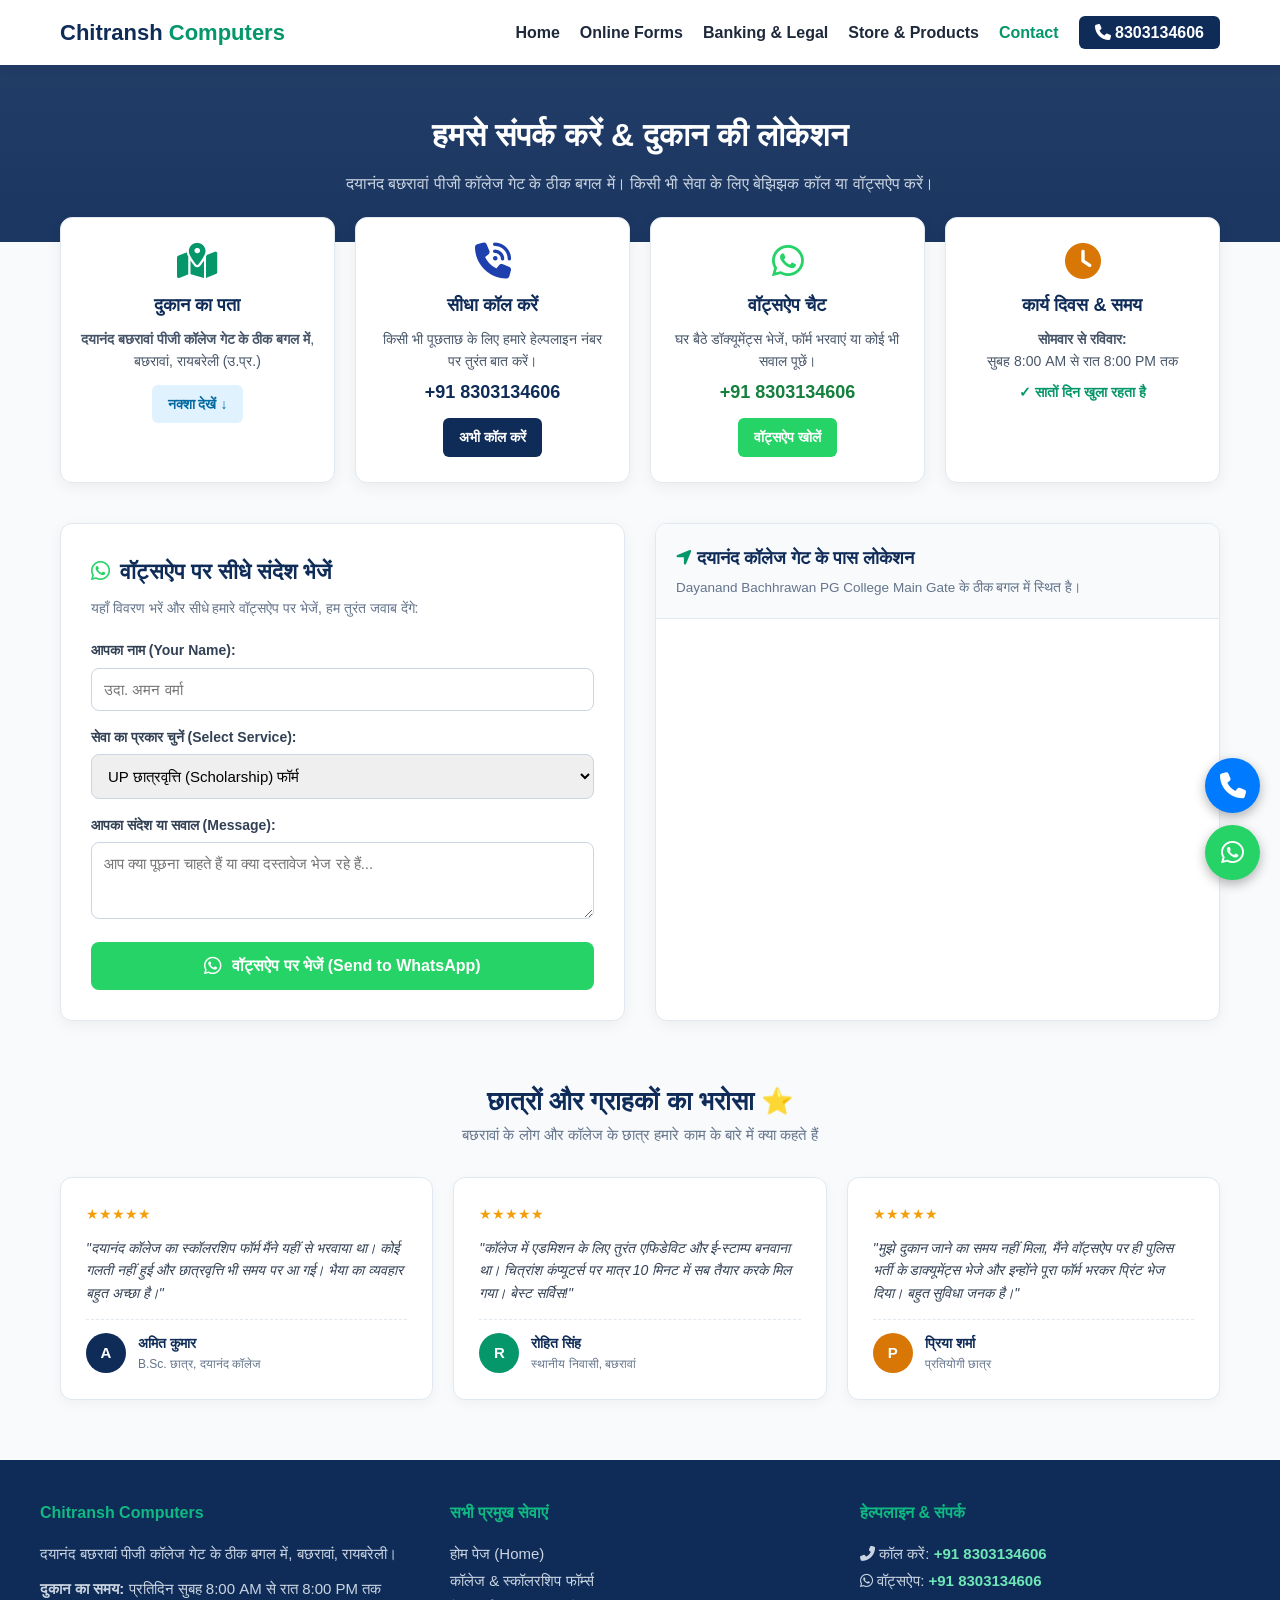
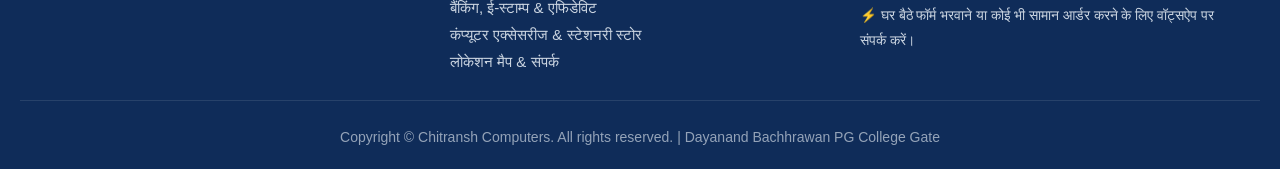
<file: contact.html>
<!DOCTYPE html>
<html lang="hi">
<head>
    <meta charset="UTF-8">
    <meta name="viewport" content="width=device-width, initial-scale=1.0">
    <title>Contact Us & Location | Chitransh Computers</title>
    <link rel="stylesheet" href="style.css">
    <link rel="stylesheet" href="https://cdnjs.cloudflare.com/ajax/libs/font-awesome/6.4.0/css/all.min.css">
    <style>
        /* Header Banner */
        .contact-hero {
            background: linear-gradient(rgba(15, 44, 89, 0.92), rgba(15, 44, 89, 0.95));
            color: #ffffff;
            padding: 45px 20px;
            text-align: center;
        }
        .contact-hero h1 { font-size: 32px; margin-bottom: 10px; }
        .contact-hero p { color: #cbd5e1; font-size: 16px; max-width: 700px; margin: auto; }

        /* Quick Info Cards */
        .contact-grid {
            display: grid;
            grid-template-columns: repeat(auto-fit, minmax(260px, 1fr));
            gap: 20px;
            max-width: 1200px;
            margin: -25px auto 40px auto;
            padding: 0 20px;
        }
        .info-card {
            background: #ffffff;
            padding: 25px 20px;
            border-radius: 12px;
            box-shadow: 0 4px 15px rgba(0,0,0,0.06);
            border: 1px solid #e2e8f0;
            text-align: center;
            transition: transform 0.3s;
        }
        .info-card:hover { transform: translateY(-5px); }
        .info-card i {
            font-size: 36px;
            margin-bottom: 12px;
        }
        .info-card h3 {
            font-size: 18px;
            color: #0f2c59;
            margin-bottom: 8px;
        }
        .info-card p {
            color: #475569;
            font-size: 14px;
            line-height: 1.6;
        }
        .info-card a.action-link {
            display: inline-block;
            margin-top: 12px;
            padding: 8px 16px;
            border-radius: 6px;
            font-weight: 700;
            text-decoration: none;
            font-size: 14px;
        }

        /* 2-Column Section: WhatsApp Form + Map */
        .interactive-section {
            max-width: 1200px;
            margin: 40px auto;
            padding: 0 20px;
            display: grid;
            grid-template-columns: 1fr 1fr;
            gap: 30px;
        }
        @media (max-width: 850px) {
            .interactive-section { grid-template-columns: 1fr; }
        }

        /* WhatsApp Direct Form Box */
        .wa-box {
            background: #ffffff;
            padding: 30px;
            border-radius: 12px;
            border: 1px solid #e2e8f0;
            box-shadow: 0 4px 15px rgba(0,0,0,0.05);
        }
        .wa-box h2 {
            font-size: 22px;
            color: #0f2c59;
            margin-bottom: 8px;
            display: flex;
            align-items: center;
            gap: 10px;
        }
        .wa-box p {
            color: #64748b;
            font-size: 14px;
            margin-bottom: 20px;
        }
        .form-group {
            margin-bottom: 15px;
        }
        .form-group label {
            display: block;
            font-weight: 600;
            color: #334155;
            font-size: 14px;
            margin-bottom: 6px;
        }
        .form-group input, .form-group select, .form-group textarea {
            width: 100%;
            padding: 12px;
            border: 1.5px solid #cbd5e1;
            border-radius: 8px;
            font-size: 15px;
            outline: none;
            transition: 0.3s;
            font-family: inherit;
        }
        .form-group input:focus, .form-group select:focus, .form-group textarea:focus {
            border-color: #059669;
        }
        .btn-send-wa {
            width: 100%;
            background: #25D366;
            color: #ffffff;
            border: none;
            padding: 14px;
            border-radius: 8px;
            font-weight: 700;
            font-size: 16px;
            cursor: pointer;
            display: flex;
            align-items: center;
            justify-content: center;
            gap: 10px;
            transition: 0.3s;
        }
        .btn-send-wa:hover { background: #1eb954; }

        /* Map Box */
        .map-box {
            background: #ffffff;
            border-radius: 12px;
            border: 1px solid #e2e8f0;
            overflow: hidden;
            box-shadow: 0 4px 15px rgba(0,0,0,0.05);
            display: flex;
            flex-direction: column;
        }
        .map-box-header {
            padding: 20px;
            background: #f8fafc;
            border-bottom: 1px solid #e2e8f0;
        }
        .map-box-header h3 { color: #0f2c59; font-size: 18px; }
        .map-box-header p { color: #64748b; font-size: 13.5px; margin-top: 4px; }
        .map-iframe {
            flex-grow: 1;
            min-height: 320px;
            border: none;
            width: 100%;
        }

        /* Reviews / Testimonials Section */
        .reviews-section {
            max-width: 1200px;
            margin: 60px auto 40px auto;
            padding: 0 20px;
        }
        .reviews-title {
            text-align: center;
            margin-bottom: 30px;
        }
        .reviews-title h2 { font-size: 26px; color: #0f2c59; }
        .reviews-title p { color: #64748b; font-size: 15px; }

        .reviews-grid {
            display: grid;
            grid-template-columns: repeat(auto-fit, minmax(280px, 1fr));
            gap: 20px;
        }
        .review-card {
            background: #ffffff;
            padding: 25px;
            border-radius: 12px;
            border: 1px solid #e2e8f0;
            box-shadow: 0 4px 12px rgba(0,0,0,0.04);
            display: flex;
            flex-direction: column;
            justify-content: space-between;
        }
        .stars {
            color: #f59e0b;
            margin-bottom: 12px;
            font-size: 14px;
        }
        .review-text {
            color: #334155;
            font-size: 14px;
            font-style: italic;
            line-height: 1.6;
            margin-bottom: 15px;
        }
        .reviewer-info {
            display: flex;
            align-items: center;
            gap: 12px;
            border-top: 1px dashed #e2e8f0;
            padding-top: 12px;
        }
        .avatar-circle {
            width: 40px;
            height: 40px;
            border-radius: 50%;
            background: #0f2c59;
            color: white;
            display: flex;
            align-items: center;
            justify-content: center;
            font-weight: 700;
            font-size: 15px;
        }
        .reviewer-name { font-weight: 700; color: #0f2c59; font-size: 14px; }
        .reviewer-role { font-size: 12px; color: #64748b; }
    </style>
</head>
<body>

    <!-- Header / Navbar -->
    <header class="navbar">
        <div class="nav-container">
            <a href="index.html" class="brand-name">Chitransh <span>Computers</span></a>
            <button class="menu-toggle" id="menuToggle"><i class="fas fa-bars"></i></button>
            <ul class="nav-links" id="navLinks">
                <li><a href="index.html">Home</a></li>
                <li><a href="forms.html">Online Forms</a></li>
                <li><a href="banking-legal.html">Banking & Legal</a></li>
                <li><a href="products.html">Store & Products</a></li>
                <li><a href="contact.html" class="active">Contact</a></li>
                <li><a href="tel:+918303134606" class="nav-btn"><i class="fas fa-phone"></i> 8303134606</a></li>
            </ul>
        </div>
    </header>

    <!-- Hero Header -->
    <div class="contact-hero">
        <h1>हमसे संपर्क करें & दुकान की लोकेशन</h1>
        <p>दयानंद बछरावां पीजी कॉलेज गेट के ठीक बगल में। किसी भी सेवा के लिए बेझिझक कॉल या वॉट्सऐप करें।</p>
    </div>

    <!-- Quick Info Cards -->
    <div class="contact-grid">
        <div class="info-card">
            <i class="fas fa-map-marked-alt" style="color: #059669;"></i>
            <h3>दुकान का पता</h3>
            <p><strong>दयानंद बछरावां पीजी कॉलेज गेट के ठीक बगल में</strong>, बछरावां, रायबरेली (उ.प्र.)</p>
            <a href="#mapSection" class="action-link" style="background:#e0f2fe; color:#0369a1;">नक्शा देखें ↓</a>
        </div>

        <div class="info-card">
            <i class="fas fa-phone-volume" style="color: #1e40af;"></i>
            <h3>सीधा कॉल करें</h3>
            <p>किसी भी पूछताछ के लिए हमारे हेल्पलाइन नंबर पर तुरंत बात करें।</p>
            <p style="font-weight: 800; font-size: 18px; color: #0f2c59; margin-top: 5px;">+91 8303134606</p>
            <a href="tel:+918303134606" class="action-link" style="background:#0f2c59; color:#ffffff;">अभी कॉल करें</a>
        </div>

        <div class="info-card">
            <i class="fab fa-whatsapp" style="color: #25D366;"></i>
            <h3>वॉट्सऐप चैट</h3>
            <p>घर बैठे डॉक्यूमेंट्स भेजें, फॉर्म भरवाएं या कोई भी सवाल पूछें।</p>
            <p style="font-weight: 800; font-size: 18px; color: #15803d; margin-top: 5px;">+91 8303134606</p>
            <a href="https://wa.me/918303134606?text=Namaste%20Chitransh%20Computers,%20mujhe%20online%20service%20ke%20baare%20me%20puchna%20hai." class="action-link" style="background:#25D366; color:#ffffff;">वॉट्सऐप खोलें</a>
        </div>

        <div class="info-card">
            <i class="fas fa-clock" style="color: #d97706;"></i>
            <h3>कार्य दिवस & समय</h3>
            <p><strong>सोमवार से रविवार:</strong><br>सुबह 8:00 AM से रात 8:00 PM तक</p>
            <p style="color: #059669; font-weight: 700; margin-top: 8px;">✓ सातों दिन खुला रहता है</p>
        </div>
    </div>

    <!-- Interactive WhatsApp Form & Map Section -->
    <div class="interactive-section" id="mapSection">

        <!-- Direct WhatsApp Form Sender -->
        <div class="wa-box">
            <h2><i class="fab fa-whatsapp" style="color: #25D366;"></i> वॉट्सऐप पर सीधे संदेश भेजें</h2>
            <p>यहाँ विवरण भरें और सीधे हमारे वॉट्सऐप पर भेजें, हम तुरंत जवाब देंगे:</p>
            
            <form id="contactForm" onsubmit="sendToWhatsApp(event)">
                <div class="form-group">
                    <label for="userName">आपका नाम (Your Name):</label>
                    <input type="text" id="userName" placeholder="उदा. अमन वर्मा" required>
                </div>

                <div class="form-group">
                    <label for="serviceType">सेवा का प्रकार चुनें (Select Service):</label>
                    <select id="serviceType" required>
                        <option value="UP Scholarship Form">UP छात्रवृत्ति (Scholarship) फॉर्म</option>
                        <option value="Lucknow University / College Form">कॉलेज / यूनिवर्सिटी फॉर्म</option>
                        <option value="Sarkari Naukri Form">सरकारी नौकरी भर्ती फॉर्म</option>
                        <option value="E-Stamp / Affidavit Paper">ई-स्टाम्प / शपथ पत्र (Affidavit)</option>
                        <option value="Bank of India / AePS Cash">बैंक खाता / आधार से निकासी</option>
                        <option value="Bijli Bill / Traffic Challan">बिजली बिल / ट्रैफिक चालान</option>
                        <option value="PVC Smart Card Printing">PVC आधार / स्मार्ट कार्ड प्रिंट</option>
                        <option value="Store Product Order">कंप्यूटर / मोबाइल एक्सेसरीज ऑर्डर</option>
                        <option value="Other Question">अन्य कोई जानकारी</option>
                    </select>
                </div>

                <div class="form-group">
                    <label for="userMessage">आपका संदेश या सवाल (Message):</label>
                    <textarea id="userMessage" rows="3" placeholder="आप क्या पूछना चाहते हैं या क्या दस्तावेज भेज रहे हैं..."></textarea>
                </div>

                <button type="submit" class="btn-send-wa">
                    <i class="fab fa-whatsapp" style="font-size: 20px;"></i> वॉट्सऐप पर भेजें (Send to WhatsApp)
                </button>
            </form>
        </div>

        <!-- Google Maps Embed -->
        <div class="map-box">
            <div class="map-box-header">
                <h3><i class="fas fa-location-arrow" style="color: #059669;"></i> दयानंद कॉलेज गेट के पास लोकेशन</h3>
                <p>Dayanand Bachhrawan PG College Main Gate के ठीक बगल में स्थित है।</p>
            </div>
            <iframe 
                class="map-iframe"
                src="https://www.google.com/maps?q=Dayanand+Bachhrawan+PG+College+Bachhrawan&output=embed" 
                allowfullscreen="" 
                loading="lazy">
            </iframe>
        </div>

    </div>

    <!-- Customer Reviews / Testimonials -->
    <div class="reviews-section">
        <div class="reviews-title">
            <h2>छात्रों और ग्राहकों का भरोसा ⭐</h2>
            <p>बछरावां के लोग और कॉलेज के छात्र हमारे काम के बारे में क्या कहते हैं</p>
        </div>

        <div class="reviews-grid">
            <div class="review-card">
                <div>
                    <div class="stars">★★★★★</div>
                    <p class="review-text">"दयानंद कॉलेज का स्कॉलरशिप फॉर्म मैंने यहीं से भरवाया था। कोई गलती नहीं हुई और छात्रवृत्ति भी समय पर आ गई। भैया का व्यवहार बहुत अच्छा है।"</p>
                </div>
                <div class="reviewer-info">
                    <div class="avatar-circle">A</div>
                    <div>
                        <div class="reviewer-name">अमित कुमार</div>
                        <div class="reviewer-role">B.Sc. छात्र, दयानंद कॉलेज</div>
                    </div>
                </div>
            </div>

            <div class="review-card">
                <div>
                    <div class="stars">★★★★★</div>
                    <p class="review-text">"कॉलेज में एडमिशन के लिए तुरंत एफिडेविट और ई-स्टाम्प बनवाना था। चित्रांश कंप्यूटर्स पर मात्र 10 मिनट में सब तैयार करके मिल गया। बेस्ट सर्विस!"</p>
                </div>
                <div class="reviewer-info">
                    <div class="avatar-circle" style="background: #059669;">R</div>
                    <div>
                        <div class="reviewer-name">रोहित सिंह</div>
                        <div class="reviewer-role">स्थानीय निवासी, बछरावां</div>
                    </div>
                </div>
            </div>

            <div class="review-card">
                <div>
                    <div class="stars">★★★★★</div>
                    <p class="review-text">"मुझे दुकान जाने का समय नहीं मिला, मैंने वॉट्सऐप पर ही पुलिस भर्ती के डाक्यूमेंट्स भेजे और इन्होंने पूरा फॉर्म भरकर प्रिंट भेज दिया। बहुत सुविधा जनक है।"</p>
                </div>
                <div class="reviewer-info">
                    <div class="avatar-circle" style="background: #d97706;">P</div>
                    <div>
                        <div class="reviewer-name">प्रिया शर्मा</div>
                        <div class="reviewer-role">प्रतियोगी छात्र</div>
                    </div>
                </div>
            </div>
        </div>
    </div>

    <!-- Floating Sticky Action Buttons -->
    <div class="floating-actions">
        <a href="tel:+918303134606" class="float-btn float-call" title="Call Us"><i class="fas fa-phone"></i></a>
        <a href="https://wa.me/918303134606" class="float-btn float-wa" target="_blank" title="WhatsApp Us"><i class="fab fa-whatsapp"></i></a>
    </div>

    <!-- Master Professional Footer (Full 3-Column) -->
    <footer>
        <div class="footer-container">
            <div class="footer-col">
                <h4>Chitransh Computers</h4>
                <p>दयानंद बछरावां पीजी कॉलेज गेट के ठीक बगल में, बछरावां, रायबरेली।</p>
                <p style="margin-top: 8px;"><strong>दुकान का समय:</strong> प्रतिदिन सुबह 8:00 AM से रात 8:00 PM तक</p>
            </div>
            <div class="footer-col">
                <h4>सभी प्रमुख सेवाएं</h4>
                <p><a href="index.html">होम पेज (Home)</a></p>
                <p><a href="forms.html">कॉलेज & स्कॉलरशिप फॉर्म्स</a></p>
                <p><a href="banking-legal.html">बैंकिंग, ई-स्टाम्प & एफिडेविट</a></p>
                <p><a href="products.html">कंप्यूटर एक्सेसरीज & स्टेशनरी स्टोर</a></p>
                <p><a href="contact.html">लोकेशन मैप & संपर्क</a></p>
            </div>
            <div class="footer-col">
                <h4>हेल्पलाइन & संपर्क</h4>
                <p><i class="fas fa-phone-alt"></i> कॉल करें: <a href="tel:+918303134606" style="color: #6ee7b7; font-weight: bold;">+91 8303134606</a></p>
                <p><i class="fab fa-whatsapp"></i> वॉट्सऐप: <a href="https://wa.me/918303134606" style="color: #6ee7b7; font-weight: bold;">+91 8303134606</a></p>
                <p style="margin-top: 10px; color: #cbd5e1; font-size: 13.5px;">
                    ⚡ घर बैठे फॉर्म भरवाने या कोई भी सामान आर्डर करने के लिए वॉट्सऐप पर संपर्क करें।
                </p>
            </div>
        </div>
        <div class="footer-bottom">
            Copyright © Chitransh Computers. All rights reserved. | Dayanand Bachhrawan PG College Gate
        </div>
    </footer>

    <!-- Interactive Scripts -->
    <script src="script.js"></script>
    <script>
        function sendToWhatsApp(e) {
            e.preventDefault();
            const name = document.getElementById('userName').value.trim();
            const service = document.getElementById('serviceType').value;
            const message = document.getElementById('userMessage').value.trim();

            let fullText = `*Namaste Chitransh Computers!*%0A%0A`;
            fullText += `👤 *Mera Naam:* ${encodeURIComponent(name)}%0A`;
            fullText += `📌 *Service:* ${encodeURIComponent(service)}%0A`;
            if (message) {
                fullText += `💬 *Sandesh/Vivaran:* ${encodeURIComponent(message)}%0A`;
            }
            fullText += `%0AMujhe iske baare me jankari aur form process karwana hai.`;

            const waURL = `https://wa.me/918303134606?text=${fullText}`;
            window.open(waURL, '_blank');
        }
    </script>
</body>
</html>
</file>
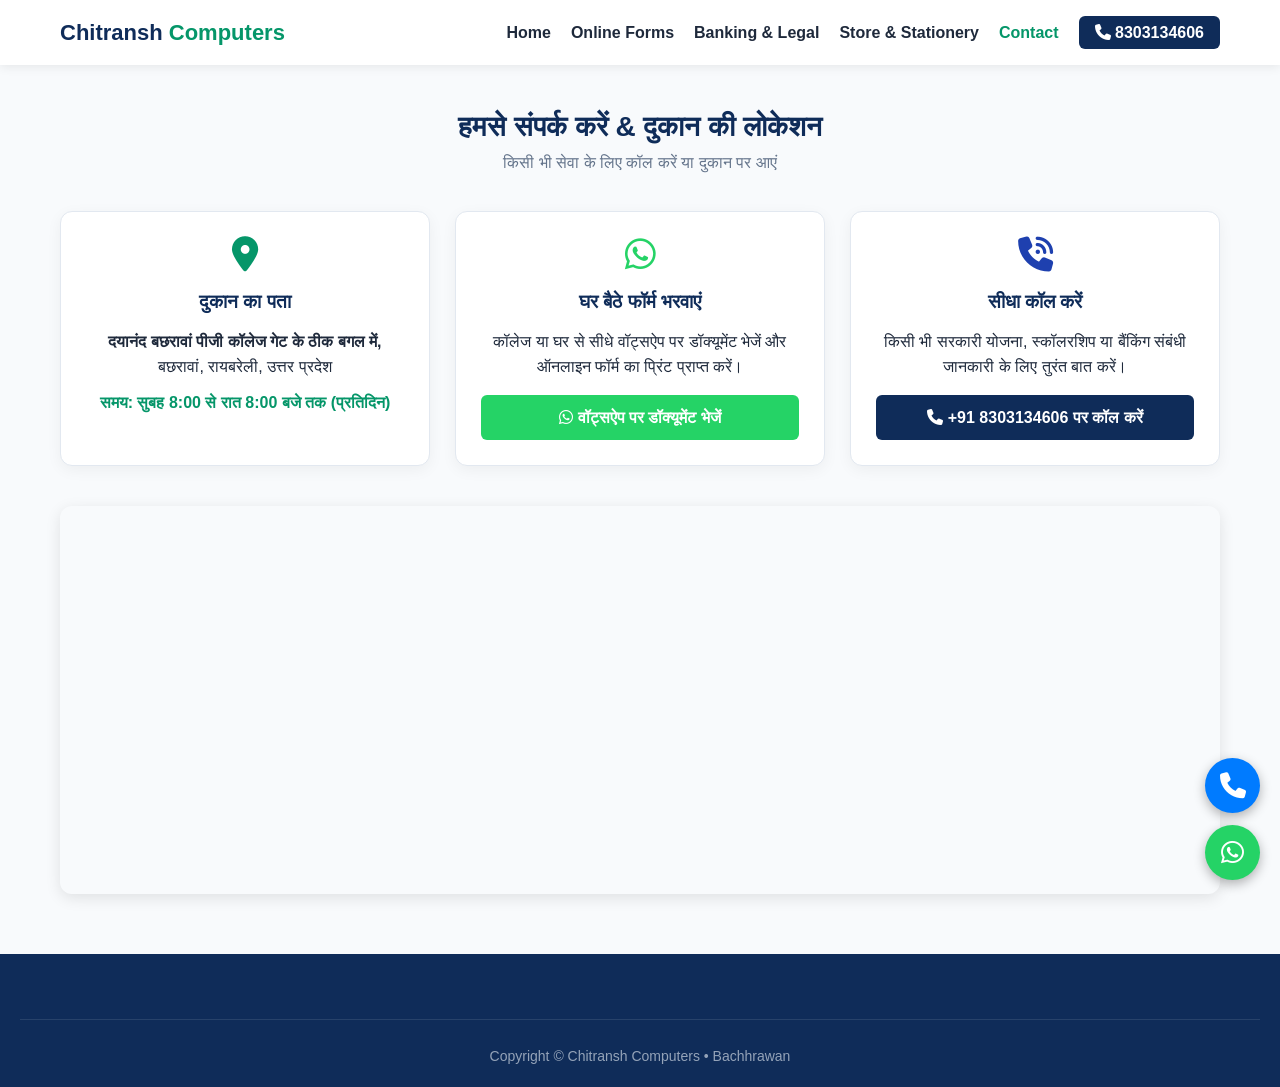
<file: contact.html.html>
<!DOCTYPE html>
<html lang="hi">
<head>
    <meta charset="UTF-8">
    <meta name="viewport" content="width=device-width, initial-scale=1.0">
    <title>Contact & Location | Chitransh Computers</title>
    <link rel="stylesheet" href="style.css">
    <link rel="stylesheet" href="https://cdnjs.cloudflare.com/ajax/libs/font-awesome/6.4.0/css/all.min.css">
</head>
<body>
    <header class="navbar">
        <div class="nav-container">
            <a href="index.html" class="brand-name">Chitransh <span>Computers</span></a>
            <button class="menu-toggle" id="menuToggle"><i class="fas fa-bars"></i></button>
            <ul class="nav-links" id="navLinks">
                <li><a href="index.html">Home</a></li>
                <li><a href="forms.html">Online Forms</a></li>
                <li><a href="banking-legal.html">Banking & Legal</a></li>
                <li><a href="store.html">Store & Stationery</a></li>
                <li><a href="contact.html" class="active">Contact</a></li>
                <li><a href="tel:+918303134606" class="nav-btn"><i class="fas fa-phone"></i> 8303134606</a></li>
            </ul>
        </div>
    </header>

    <div class="container">
        <div class="section-title">
            <h2>हमसे संपर्क करें & दुकान की लोकेशन</h2>
            <p>किसी भी सेवा के लिए कॉल करें या दुकान पर आएं</p>
        </div>

        <div class="grid-3">
            <div class="card" style="text-align: center;">
                <i class="fas fa-map-marker-alt" style="font-size: 35px; color: #059669; margin-bottom: 15px;"></i>
                <h3>दुकान का पता</h3>
                <p style="font-weight: 600; font-size: 16px;">दयानंद बछरावां पीजी कॉलेज गेट के ठीक बगल में,</p>
                <p>बछरावां, रायबरेली, उत्तर प्रदेश</p>
                <p style="margin-top: 10px; color: var(--accent-green); font-weight: bold;">समय: सुबह 8:00 से रात 8:00 बजे तक (प्रतिदिन)</p>
            </div>

            <div class="card" style="text-align: center;">
                <i class="fab fa-whatsapp" style="font-size: 35px; color: #25D366; margin-bottom: 15px;"></i>
                <h3>घर बैठे फॉर्म भरवाएं</h3>
                <p>कॉलेज या घर से सीधे वॉट्सऐप पर डॉक्यूमेंट भेजें और ऑनलाइन फॉर्म का प्रिंट प्राप्त करें।</p>
                <a href="https://wa.me/918303134606?text=Namaste,%20mujhe%20apne%20documents%20bhejne%20hain%20form%20bharwane%20ke%20liye." class="card-btn" style="background: #25D366; margin-top: 15px;">
                    <i class="fab fa-whatsapp"></i> वॉट्सऐप पर डॉक्यूमेंट भेजें
                </a>
            </div>

            <div class="card" style="text-align: center;">
                <i class="fas fa-phone-volume" style="font-size: 35px; color: #1e40af; margin-bottom: 15px;"></i>
                <h3>सीधा कॉल करें</h3>
                <p>किसी भी सरकारी योजना, स्कॉलरशिप या बैंकिंग संबंधी जानकारी के लिए तुरंत बात करें।</p>
                <a href="tel:+918303134606" class="card-btn" style="margin-top: 15px;">
                    <i class="fas fa-phone"></i> +91 8303134606 पर कॉल करें
                </a>
            </div>
        </div>

        <!-- Google Maps Embed Section -->
        <div style="margin-top: 40px; border-radius: 12px; overflow: hidden; box-shadow: 0 4px 15px rgba(0,0,0,0.1);">
            <iframe 
                src="https://www.google.com/maps?q=Dayanand+Bachhrawan+PG+College+Bachhrawan&output=embed" 
                width="100%" 
                height="380" 
                style="border:0;" 
                allowfullscreen="" 
                loading="lazy">
            </iframe>
        </div>
    </div>

    <div class="floating-actions">
        <a href="tel:+918303134606" class="float-btn float-call"><i class="fas fa-phone"></i></a>
        <a href="https://wa.me/918303134606" class="float-btn float-wa"><i class="fab fa-whatsapp"></i></a>
    </div>

    <footer>
        <div class="footer-bottom">Copyright © Chitransh Computers • Bachhrawan</div>
    </footer>
    <script src="script.js"></script>
</body>
</html>
</file>
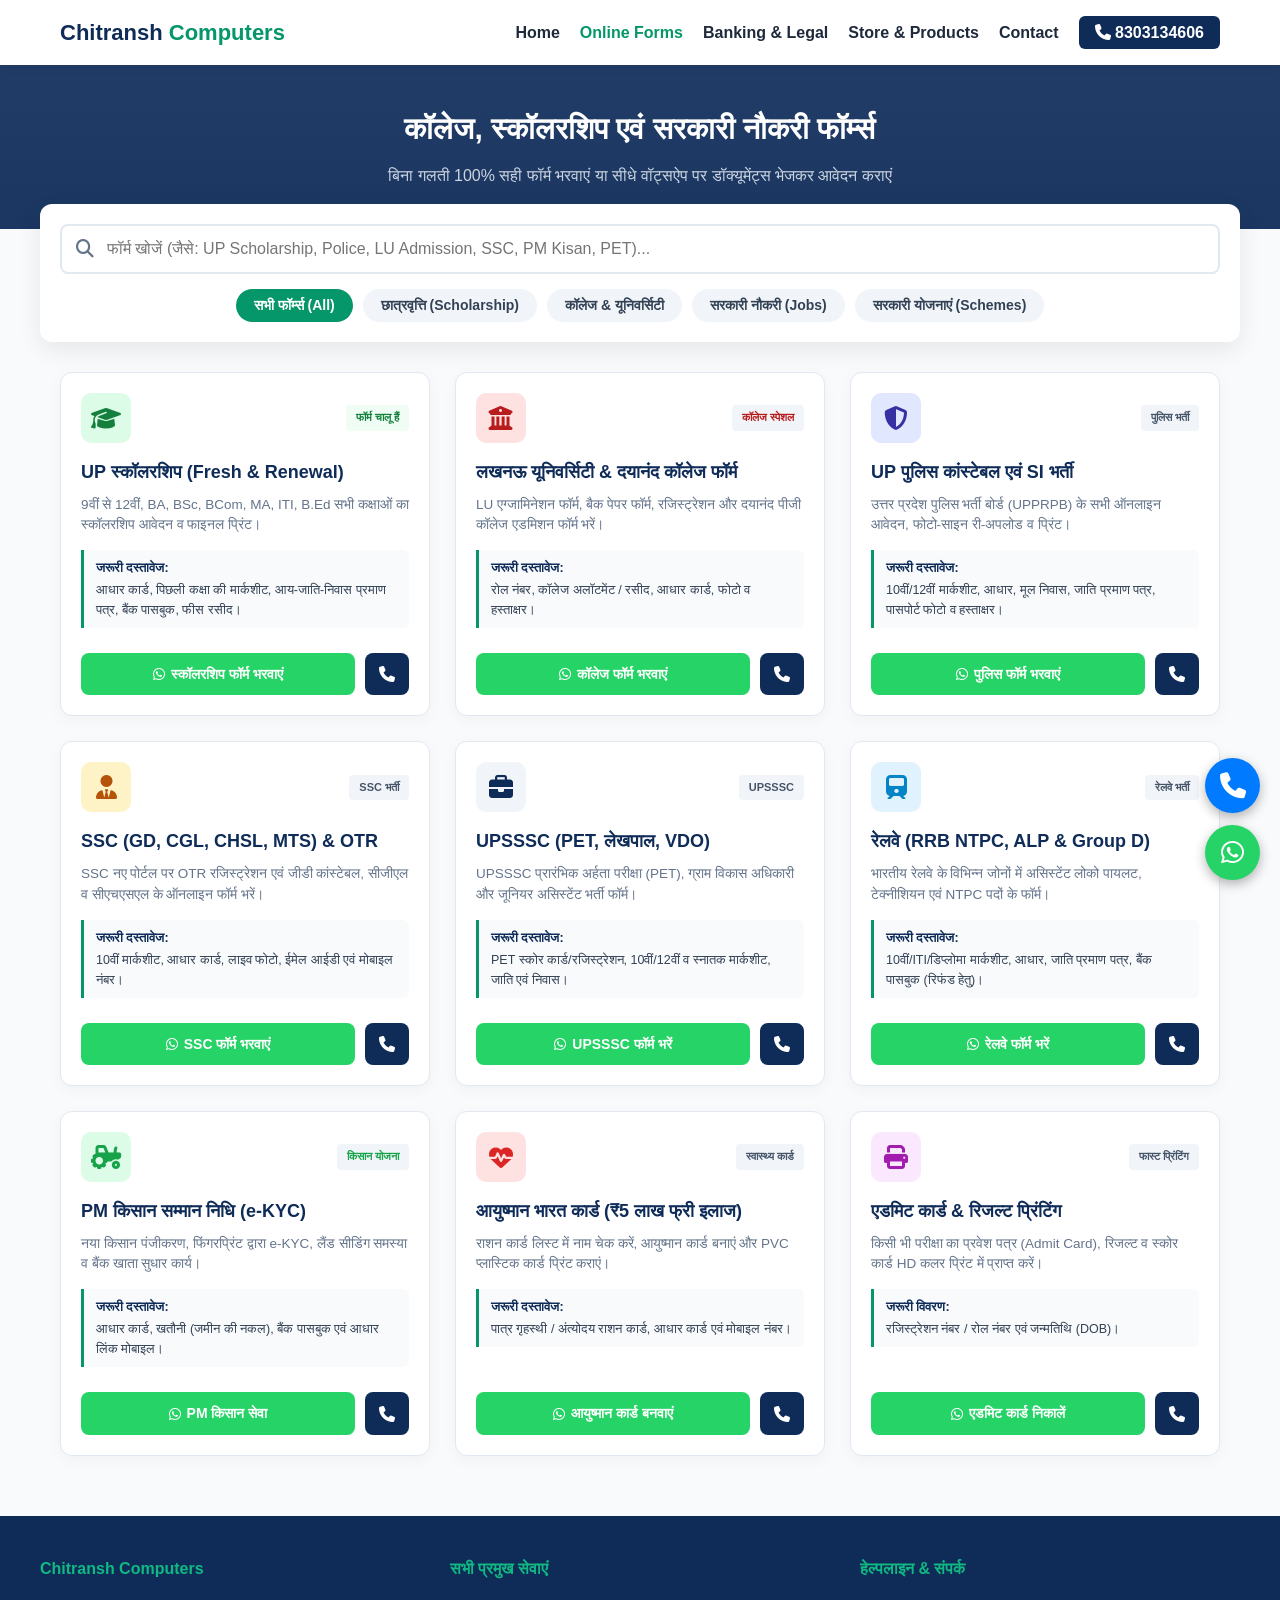
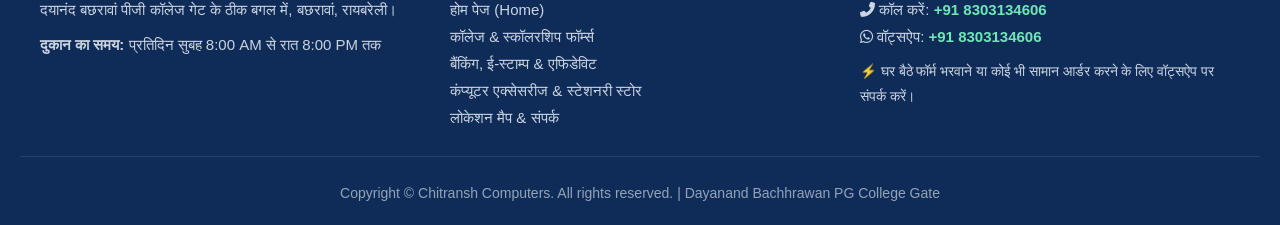
<file: forms.html>
<!DOCTYPE html>
<html lang="hi">
<head>
    <meta charset="UTF-8">
    <meta name="viewport" content="width=device-width, initial-scale=1.0">
    <title>Online Forms & Admission Center | Chitransh Computers</title>
    <link rel="stylesheet" href="style.css">
    <link rel="stylesheet" href="https://cdnjs.cloudflare.com/ajax/libs/font-awesome/6.4.0/css/all.min.css">
    <style>
        /* Header Banner */
        .forms-header {
            background: linear-gradient(rgba(15, 44, 89, 0.92), rgba(15, 44, 89, 0.95));
            color: #ffffff;
            padding: 40px 20px;
            text-align: center;
        }
        .forms-header h1 { font-size: 30px; margin-bottom: 10px; }
        .forms-header p { color: #cbd5e1; font-size: 16px; }

        /* Search & Filter Controls */
        .filter-controls {
            max-width: 1200px;
            margin: -25px auto 30px auto;
            background: #ffffff;
            padding: 20px;
            border-radius: 12px;
            box-shadow: 0 8px 25px rgba(0,0,0,0.08);
            display: flex;
            flex-direction: column;
            gap: 15px;
        }
        .search-box {
            position: relative;
            width: 100%;
        }
        .search-box input {
            width: 100%;
            padding: 14px 20px 14px 45px;
            border: 2px solid #e2e8f0;
            border-radius: 8px;
            font-size: 16px;
            outline: none;
            transition: 0.3s;
        }
        .search-box input:focus { border-color: #059669; }
        .search-box i {
            position: absolute;
            left: 16px;
            top: 50%;
            transform: translateY(-50%);
            color: #64748b;
            font-size: 18px;
        }

        /* Filter Pills */
        .category-pills {
            display: flex;
            gap: 10px;
            flex-wrap: wrap;
            justify-content: center;
        }
        .pill-btn {
            background: #f1f5f9;
            border: none;
            padding: 8px 18px;
            border-radius: 25px;
            font-weight: 600;
            cursor: pointer;
            color: #334155;
            transition: 0.3s;
            font-size: 14px;
        }
        .pill-btn.active, .pill-btn:hover {
            background: #059669;
            color: #ffffff;
        }

        /* Form Cards Grid */
        .forms-grid {
            display: grid;
            grid-template-columns: repeat(auto-fill, minmax(285px, 1fr));
            gap: 25px;
            max-width: 1200px;
            margin: auto;
            padding: 0 20px;
        }
        .form-card {
            background: #ffffff;
            border-radius: 12px;
            border: 1px solid #e2e8f0;
            overflow: hidden;
            box-shadow: 0 4px 15px rgba(0,0,0,0.04);
            display: flex;
            flex-direction: column;
            justify-content: space-between;
            transition: transform 0.3s ease, box-shadow 0.3s ease;
        }
        .form-card:hover {
            transform: translateY(-6px);
            box-shadow: 0 10px 25px rgba(0,0,0,0.1);
        }
        .form-top {
            padding: 20px 20px 10px 20px;
        }
        .form-icon-row {
            display: flex;
            justify-content: space-between;
            align-items: center;
            margin-bottom: 15px;
        }
        .icon-box {
            width: 50px;
            height: 50px;
            border-radius: 10px;
            display: flex;
            align-items: center;
            justify-content: center;
            font-size: 24px;
            background: #e0f2fe;
            color: #0369a1;
        }
        .form-badge {
            font-size: 11px;
            font-weight: 700;
            padding: 4px 10px;
            border-radius: 4px;
            text-transform: uppercase;
            background: #f1f5f9;
            color: #475569;
        }
        .form-title {
            font-size: 18px;
            font-weight: 700;
            color: #0f2c59;
            margin-bottom: 8px;
        }
        .form-desc {
            font-size: 13.5px;
            color: #64748b;
            line-height: 1.5;
            margin-bottom: 15px;
        }

        /* Document Box */
        .doc-box {
            background: #f8fafc;
            border-left: 3px solid #059669;
            padding: 8px 12px;
            border-radius: 0 6px 6px 0;
            margin-bottom: 15px;
            font-size: 12.5px;
            color: #334155;
        }
        .doc-box strong {
            color: #0f2c59;
            display: block;
            margin-bottom: 2px;
        }

        /* Action Buttons */
        .form-bottom {
            padding: 0 20px 20px 20px;
        }
        .action-row {
            display: flex;
            gap: 10px;
        }
        .btn-wa-form {
            flex: 1;
            background: #25D366;
            color: #ffffff;
            display: flex;
            align-items: center;
            justify-content: center;
            gap: 6px;
            text-decoration: none;
            font-weight: 700;
            padding: 10px;
            border-radius: 8px;
            font-size: 14px;
            transition: 0.3s;
        }
        .btn-wa-form:hover { background: #1eb954; }
        .btn-call-form {
            width: 44px;
            background: #0f2c59;
            color: #ffffff;
            display: flex;
            align-items: center;
            justify-content: center;
            border-radius: 8px;
            text-decoration: none;
            font-size: 16px;
            transition: 0.3s;
        }
        .btn-call-form:hover { background: #1e40af; }

        .no-results {
            grid-column: 1 / -1;
            text-align: center;
            padding: 50px 20px;
            color: #64748b;
            font-size: 18px;
            display: none;
        }
    </style>
</head>
<body>

    <!-- Header / Navbar -->
    <header class="navbar">
        <div class="nav-container">
            <a href="index.html" class="brand-name">Chitransh <span>Computers</span></a>
            <button class="menu-toggle" id="menuToggle"><i class="fas fa-bars"></i></button>
            <ul class="nav-links" id="navLinks">
                <li><a href="index.html">Home</a></li>
                <li><a href="forms.html" class="active">Online Forms</a></li>
                <li><a href="banking-legal.html">Banking & Legal</a></li>
                <li><a href="products.html">Store & Products</a></li>
                <li><a href="contact.html">Contact</a></li>
                <li><a href="tel:+918303134606" class="nav-btn"><i class="fas fa-phone"></i> 8303134606</a></li>
            </ul>
        </div>
    </header>

    <!-- Header Section -->
    <div class="forms-header">
        <h1>कॉलेज, स्कॉलरशिप एवं सरकारी नौकरी फॉर्म्स</h1>
        <p>बिना गलती 100% सही फॉर्म भरवाएं या सीधे वॉट्सऐप पर डॉक्यूमेंट्स भेजकर आवेदन कराएं</p>
    </div>

    <!-- Search & Filter Controls -->
    <div class="filter-controls">
        <div class="search-box">
            <i class="fas fa-search"></i>
            <input type="text" id="searchInput" placeholder="फॉर्म खोजें (जैसे: UP Scholarship, Police, LU Admission, SSC, PM Kisan, PET)...">
        </div>
        <div class="category-pills">
            <button class="pill-btn active" onclick="filterCategory('all', this)">सभी फॉर्म्स (All)</button>
            <button class="pill-btn" onclick="filterCategory('scholarship', this)">छात्रवृत्ति (Scholarship)</button>
            <button class="pill-btn" onclick="filterCategory('college', this)">कॉलेज & यूनिवर्सिटी</button>
            <button class="pill-btn" onclick="filterCategory('jobs', this)">सरकारी नौकरी (Jobs)</button>
            <button class="pill-btn" onclick="filterCategory('yojna', this)">सरकारी योजनाएं (Schemes)</button>
        </div>
    </div>

    <!-- Forms Grid -->
    <div class="forms-grid" id="formsContainer">

        <!-- Form 1: UP Scholarship -->
        <div class="form-card" data-category="scholarship" data-name="up scholarship pre post matric renewal fresh chatravritti">
            <div class="form-top">
                <div class="form-icon-row">
                    <div class="icon-box" style="background:#dcfce7; color:#15803d;">
                        <i class="fas fa-graduation-cap"></i>
                    </div>
                    <span class="form-badge" style="color:#15803d; background:#f0fdf4;">फॉर्म चालू हैं</span>
                </div>
                <h3 class="form-title">UP स्कॉलरशिप (Fresh & Renewal)</h3>
                <p class="form-desc">9वीं से 12वीं, BA, BSc, BCom, MA, ITI, B.Ed सभी कक्षाओं का स्कॉलरशिप आवेदन व फाइनल प्रिंट।</p>
                <div class="doc-box">
                    <strong>जरूरी दस्तावेज:</strong>
                    आधार कार्ड, पिछली कक्षा की मार्कशीट, आय-जाति-निवास प्रमाण पत्र, बैंक पासबुक, फीस रसीद।
                </div>
            </div>
            <div class="form-bottom">
                <div class="action-row">
                    <a href="https://wa.me/918303134606?text=Namaste%20Chitransh%20Computers,%20mujhe%20*UP%20Scholarship%20Form*%20bharwana%20hai." class="btn-wa-form">
                        <i class="fab fa-whatsapp"></i> स्कॉलरशिप फॉर्म भरवाएं
                    </a>
                    <a href="tel:+918303134606" class="btn-call-form"><i class="fas fa-phone"></i></a>
                </div>
            </div>
        </div>

        <!-- Form 2: Lucknow University & Dayanand College Forms -->
        <div class="form-card" data-category="college" data-name="lucknow university lu admission exam form dayanand bachhrawan college">
            <div class="form-top">
                <div class="form-icon-row">
                    <div class="icon-box" style="background:#fee2e2; color:#b91c1c;">
                        <i class="fas fa-university"></i>
                    </div>
                    <span class="form-badge" style="color:#b91c1c;">कॉलेज स्पेशल</span>
                </div>
                <h3 class="form-title">लखनऊ यूनिवर्सिटी & दयानंद कॉलेज फॉर्म</h3>
                <p class="form-desc">LU एग्जामिनेशन फॉर्म, बैक पेपर फॉर्म, रजिस्ट्रेशन और दयानंद पीजी कॉलेज एडमिशन फॉर्म भरें।</p>
                <div class="doc-box">
                    <strong>जरूरी दस्तावेज:</strong>
                    रोल नंबर, कॉलेज अलॉटमेंट / रसीद, आधार कार्ड, फोटो व हस्ताक्षर।
                </div>
            </div>
            <div class="form-bottom">
                <div class="action-row">
                    <a href="https://wa.me/918303134606?text=Namaste,%20mujhe%20*LU%20/%20Dayanand%20College%20Exam%20Form*%20bhardana%20hai." class="btn-wa-form">
                        <i class="fab fa-whatsapp"></i> कॉलेज फॉर्म भरवाएं
                    </a>
                    <a href="tel:+918303134606" class="btn-call-form"><i class="fas fa-phone"></i></a>
                </div>
            </div>
        </div>

        <!-- Form 3: UP Police Constable & SI -->
        <div class="form-card" data-category="jobs" data-name="up police constable si bharti sarkari naukri">
            <div class="form-top">
                <div class="form-icon-row">
                    <div class="icon-box" style="background:#e0e7ff; color:#3730a3;">
                        <i class="fas fa-shield-alt"></i>
                    </div>
                    <span class="form-badge">पुलिस भर्ती</span>
                </div>
                <h3 class="form-title">UP पुलिस कांस्टेबल एवं SI भर्ती</h3>
                <p class="form-desc">उत्तर प्रदेश पुलिस भर्ती बोर्ड (UPPRPB) के सभी ऑनलाइन आवेदन, फोटो-साइन री-अपलोड व प्रिंट।</p>
                <div class="doc-box">
                    <strong>जरूरी दस्तावेज:</strong>
                    10वीं/12वीं मार्कशीट, आधार, मूल निवास, जाति प्रमाण पत्र, पासपोर्ट फोटो व हस्ताक्षर।
                </div>
            </div>
            <div class="form-bottom">
                <div class="action-row">
                    <a href="https://wa.me/918303134606?text=Namaste,%20mujhe%20*UP%20Police%20ka%20Form*%20bharwana%20hai." class="btn-wa-form">
                        <i class="fab fa-whatsapp"></i> पुलिस फॉर्म भरवाएं
                    </a>
                    <a href="tel:+918303134606" class="btn-call-form"><i class="fas fa-phone"></i></a>
                </div>
            </div>
        </div>

        <!-- Form 4: SSC Forms (GD, CGL, CHSL, MTS) -->
        <div class="form-card" data-category="jobs" data-name="ssc gd cgl chsl mts one time registration otr">
            <div class="form-top">
                <div class="form-icon-row">
                    <div class="icon-box" style="background:#fef3c7; color:#b45309;">
                        <i class="fas fa-user-tie"></i>
                    </div>
                    <span class="form-badge">SSC भर्ती</span>
                </div>
                <h3 class="form-title">SSC (GD, CGL, CHSL, MTS) & OTR</h3>
                <p class="form-desc">SSC नए पोर्टल पर OTR रजिस्ट्रेशन एवं जीडी कांस्टेबल, सीजीएल व सीएचएसएल के ऑनलाइन फॉर्म भरें।</p>
                <div class="doc-box">
                    <strong>जरूरी दस्तावेज:</strong>
                    10वीं मार्कशीट, आधार कार्ड, लाइव फोटो, ईमेल आईडी एवं मोबाइल नंबर।
                </div>
            </div>
            <div class="form-bottom">
                <div class="action-row">
                    <a href="https://wa.me/918303134606?text=Namaste,%20mujhe%20*SSC%20ka%20Form%20/%20OTR*%20karwana%20hai." class="btn-wa-form">
                        <i class="fab fa-whatsapp"></i> SSC फॉर्म भरवाएं
                    </a>
                    <a href="tel:+918303134606" class="btn-call-form"><i class="fas fa-phone"></i></a>
                </div>
            </div>
        </div>

        <!-- Form 5: UPSSSC PET, VDO & Lekhpal -->
        <div class="form-card" data-category="jobs" data-name="upsssc pet lekhpal vdo junior assistant">
            <div class="form-top">
                <div class="form-icon-row">
                    <div class="icon-box" style="background:#f1f5f9; color:#0f2c59;">
                        <i class="fas fa-briefcase"></i>
                    </div>
                    <span class="form-badge">UPSSSC</span>
                </div>
                <h3 class="form-title">UPSSSC (PET, लेखपाल, VDO)</h3>
                <p class="form-desc">UPSSSC प्रारंभिक अर्हता परीक्षा (PET), ग्राम विकास अधिकारी और जूनियर असिस्टेंट भर्ती फॉर्म।</p>
                <div class="doc-box">
                    <strong>जरूरी दस्तावेज:</strong>
                    PET स्कोर कार्ड/रजिस्ट्रेशन, 10वीं/12वीं व स्नातक मार्कशीट, जाति एवं निवास।
                </div>
            </div>
            <div class="form-bottom">
                <div class="action-row">
                    <a href="https://wa.me/918303134606?text=Namaste,%20mujhe%20*UPSSSC%20ka%20Form*%20bharwana%20hai." class="btn-wa-form">
                        <i class="fab fa-whatsapp"></i> UPSSSC फॉर्म भरें
                    </a>
                    <a href="tel:+918303134606" class="btn-call-form"><i class="fas fa-phone"></i></a>
                </div>
            </div>
        </div>

        <!-- Form 6: Railway (RRB NTPC, Group D, ALP) -->
        <div class="form-card" data-category="jobs" data-name="railway rrb ntpc group d alp technician">
            <div class="form-top">
                <div class="form-icon-row">
                    <div class="icon-box" style="background:#e0f2fe; color:#0284c7;">
                        <i class="fas fa-train"></i>
                    </div>
                    <span class="form-badge">रेलवे भर्ती</span>
                </div>
                <h3 class="form-title">रेलवे (RRB NTPC, ALP & Group D)</h3>
                <p class="form-desc">भारतीय रेलवे के विभिन्न जोनों में असिस्टेंट लोको पायलट, टेक्नीशियन एवं NTPC पदों के फॉर्म।</p>
                <div class="doc-box">
                    <strong>जरूरी दस्तावेज:</strong>
                    10वीं/ITI/डिप्लोमा मार्कशीट, आधार, जाति प्रमाण पत्र, बैंक पासबुक (रिफंड हेतु)।
                </div>
            </div>
            <div class="form-bottom">
                <div class="action-row">
                    <a href="https://wa.me/918303134606?text=Namaste,%20mujhe%20*Railway%20ka%20Form*%20bharwana%20hai." class="btn-wa-form">
                        <i class="fab fa-whatsapp"></i> रेलवे फॉर्म भरें
                    </a>
                    <a href="tel:+918303134606" class="btn-call-form"><i class="fas fa-phone"></i></a>
                </div>
            </div>
        </div>

        <!-- Form 7: PM Kisan Samman Nidhi -->
        <div class="form-card" data-category="yojna" data-name="pm kisan samman nidhi e kyc registration kisan">
            <div class="form-top">
                <div class="form-icon-row">
                    <div class="icon-box" style="background:#dcfce7; color:#16a34a;">
                        <i class="fas fa-tractor"></i>
                    </div>
                    <span class="form-badge" style="color:#16a34a;">किसान योजना</span>
                </div>
                <h3 class="form-title">PM किसान सम्मान निधि (e-KYC)</h3>
                <p class="form-desc">नया किसान पंजीकरण, फिंगरप्रिंट द्वारा e-KYC, लैंड सीडिंग समस्या व बैंक खाता सुधार कार्य।</p>
                <div class="doc-box">
                    <strong>जरूरी दस्तावेज:</strong>
                    आधार कार्ड, खतौनी (जमीन की नकल), बैंक पासबुक एवं आधार लिंक मोबाइल।
                </div>
            </div>
            <div class="form-bottom">
                <div class="action-row">
                    <a href="https://wa.me/918303134606?text=Namaste,%20mujhe%20*PM%20Kisan%20e-KYC%20/%20Registration*%20karwana%20hai." class="btn-wa-form">
                        <i class="fab fa-whatsapp"></i> PM किसान सेवा
                    </a>
                    <a href="tel:+918303134606" class="btn-call-form"><i class="fas fa-phone"></i></a>
                </div>
            </div>
        </div>

        <!-- Form 8: Ayushman Bharat Golden Card -->
        <div class="form-card" data-category="yojna" data-name="ayushman bharat golden card 5 lakh free ilaj health card">
            <div class="form-top">
                <div class="form-icon-row">
                    <div class="icon-box" style="background:#fee2e2; color:#dc2626;">
                        <i class="fas fa-heartbeat"></i>
                    </div>
                    <span class="form-badge">स्वास्थ्य कार्ड</span>
                </div>
                <h3 class="form-title">आयुष्मान भारत कार्ड (₹5 लाख फ्री इलाज)</h3>
                <p class="form-desc">राशन कार्ड लिस्ट में नाम चेक करें, आयुष्मान कार्ड बनाएं और PVC प्लास्टिक कार्ड प्रिंट कराएं।</p>
                <div class="doc-box">
                    <strong>जरूरी दस्तावेज:</strong>
                    पात्र गृहस्थी / अंत्योदय राशन कार्ड, आधार कार्ड एवं मोबाइल नंबर।
                </div>
            </div>
            <div class="form-bottom">
                <div class="action-row">
                    <a href="https://wa.me/918303134606?text=Namaste,%20mujhe%20*Ayushman%20Card*%20check%20karwana%20aur%20banwana%20hai." class="btn-wa-form">
                        <i class="fab fa-whatsapp"></i> आयुष्मान कार्ड बनवाएं
                    </a>
                    <a href="tel:+918303134606" class="btn-call-form"><i class="fas fa-phone"></i></a>
                </div>
            </div>
        </div>

        <!-- Form 9: Admit Card & Result Printing -->
        <div class="form-card" data-category="college" data-name="admit card result marksheet print color lamination">
            <div class="form-top">
                <div class="form-icon-row">
                    <div class="icon-box" style="background:#fae8ff; color:#a21caf;">
                        <i class="fas fa-print"></i>
                    </div>
                    <span class="form-badge">फास्ट प्रिंटिंग</span>
                </div>
                <h3 class="form-title">एडमिट कार्ड & रिजल्ट प्रिंटिंग</h3>
                <p class="form-desc">किसी भी परीक्षा का प्रवेश पत्र (Admit Card), रिजल्ट व स्कोर कार्ड HD कलर प्रिंट में प्राप्त करें।</p>
                <div class="doc-box">
                    <strong>जरूरी विवरण:</strong>
                    रजिस्ट्रेशन नंबर / रोल नंबर एवं जन्मतिथि (DOB)।
                </div>
            </div>
            <div class="form-bottom">
                <div class="action-row">
                    <a href="https://wa.me/918303134606?text=Namaste,%20mujhe%20*Admit%20Card%20/%20Result*%20nikalwana%20hai." class="btn-wa-form">
                        <i class="fab fa-whatsapp"></i> एडमिट कार्ड निकालें
                    </a>
                    <a href="tel:+918303134606" class="btn-call-form"><i class="fas fa-phone"></i></a>
                </div>
            </div>
        </div>

        <!-- No search results fallback -->
        <div class="no-results" id="noResults">
            <i class="fas fa-search-minus" style="font-size: 40px; margin-bottom: 10px;"></i>
            <p>माफ़ करें, यह फॉर्म लिस्ट में नहीं मिला। आप सीधे 8303134606 पर कॉल या वॉट्सऐप करके पूछ सकते हैं!</p>
        </div>

    </div>

    <!-- Floating Sticky Buttons -->
    <div class="floating-actions">
        <a href="tel:+918303134606" class="float-btn float-call"><i class="fas fa-phone"></i></a>
        <a href="https://wa.me/918303134606" class="float-btn float-wa"><i class="fab fa-whatsapp"></i></a>
    </div>

   <!-- Master Professional Footer -->
    <footer>
        <div class="footer-container">
            <div class="footer-col">
                <h4>Chitransh Computers</h4>
                <p>दयानंद बछरावां पीजी कॉलेज गेट के ठीक बगल में, बछरावां, रायबरेली।</p>
                <p style="margin-top: 8px;"><strong>दुकान का समय:</strong> प्रतिदिन सुबह 8:00 AM से रात 8:00 PM तक</p>
            </div>
            <div class="footer-col">
                <h4>सभी प्रमुख सेवाएं</h4>
                <p><a href="index.html">होम पेज (Home)</a></p>
                <p><a href="forms.html">कॉलेज & स्कॉलरशिप फॉर्म्स</a></p>
                <p><a href="banking-legal.html">बैंकिंग, ई-स्टाम्प & एफिडेविट</a></p>
                <p><a href="products.html">कंप्यूटर एक्सेसरीज & स्टेशनरी स्टोर</a></p>
                <p><a href="contact.html">लोकेशन मैप & संपर्क</a></p>
            </div>
            <div class="footer-col">
                <h4>हेल्पलाइन & संपर्क</h4>
                <p><i class="fas fa-phone-alt"></i> कॉल करें: <a href="tel:+918303134606" style="color: #6ee7b7; font-weight: bold;">+91 8303134606</a></p>
                <p><i class="fab fa-whatsapp"></i> वॉट्सऐप: <a href="https://wa.me/918303134606" style="color: #6ee7b7; font-weight: bold;">+91 8303134606</a></p>
                <p style="margin-top: 10px; color: #cbd5e1; font-size: 13.5px;">
                    ⚡ घर बैठे फॉर्म भरवाने या कोई भी सामान आर्डर करने के लिए वॉट्सऐप पर संपर्क करें।
                </p>
            </div>
        </div>
        <div class="footer-bottom">
            Copyright © Chitransh Computers. All rights reserved. | Dayanand Bachhrawan PG College Gate
        </div>
    </footer>

    <!-- Interactive Filtering & Live Search Script -->
    <script src="script.js"></script>
    <script>
        let currentCategory = 'all';

        function filterCategory(cat, btn) {
            currentCategory = cat;
            document.querySelectorAll('.pill-btn').forEach(b => b.classList.remove('active'));
            btn.classList.add('active');
            applyFilters();
        }

        const searchInput = document.getElementById('searchInput');
        searchInput.addEventListener('input', applyFilters);

        function applyFilters() {
            const query = searchInput.value.toLowerCase().trim();
            const cards = document.querySelectorAll('.form-card');
            let visibleCount = 0;

            cards.forEach(card => {
                const cat = card.getAttribute('data-category');
                const name = card.getAttribute('data-name');

                const matchesCat = (currentCategory === 'all' || cat === currentCategory);
                const matchesSearch = name.includes(query);

                if (matchesCat && matchesSearch) {
                    card.style.display = 'flex';
                    visibleCount++;
                } else {
                    card.style.display = 'none';
                }
            });

            document.getElementById('noResults').style.display = (visibleCount === 0) ? 'block' : 'none';
        }
    </script>
</body>
</html>
</file>
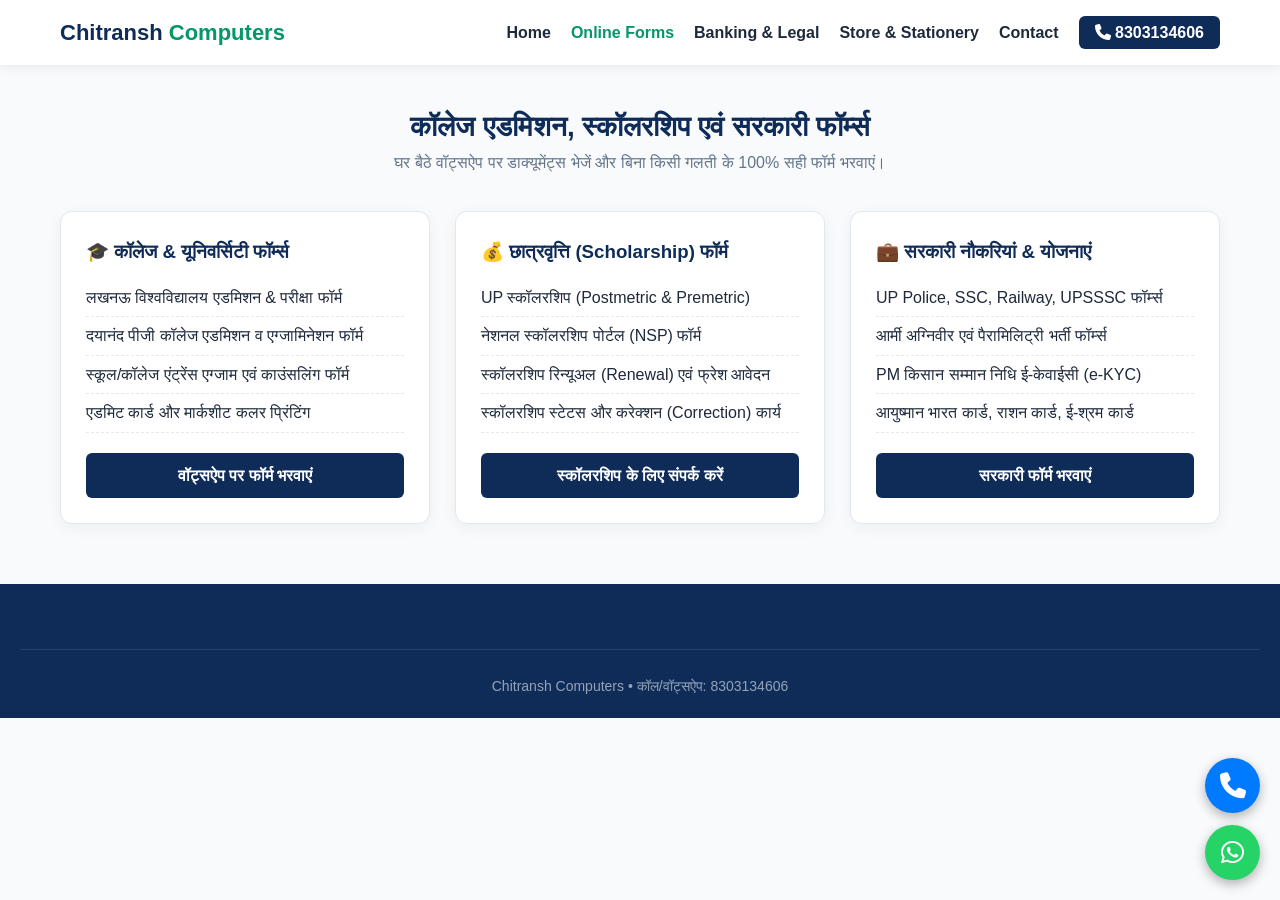
<file: forms.html.html>
<!DOCTYPE html>
<html lang="hi">
<head>
    <meta charset="UTF-8">
    <meta name="viewport" content="width=device-width, initial-scale=1.0">
    <title>Online Forms | Chitransh Computers</title>
    <link rel="stylesheet" href="style.css">
    <link rel="stylesheet" href="https://cdnjs.cloudflare.com/ajax/libs/font-awesome/6.4.0/css/all.min.css">
</head>
<body>
    <header class="navbar">
        <div class="nav-container">
            <a href="index.html" class="brand-name">Chitransh <span>Computers</span></a>
            <button class="menu-toggle" id="menuToggle"><i class="fas fa-bars"></i></button>
            <ul class="nav-links" id="navLinks">
                <li><a href="index.html">Home</a></li>
                <li><a href="forms.html" class="active">Online Forms</a></li>
                <li><a href="banking-legal.html">Banking & Legal</a></li>
                <li><a href="store.html">Store & Stationery</a></li>
                <li><a href="contact.html">Contact</a></li>
                <li><a href="tel:+918303134606" class="nav-btn"><i class="fas fa-phone"></i> 8303134606</a></li>
            </ul>
        </div>
    </header>

    <div class="container">
        <div class="section-title">
            <h2>कॉलेज एडमिशन, स्कॉलरशिप एवं सरकारी फॉर्म्स</h2>
            <p>घर बैठे वॉट्सऐप पर डाक्यूमेंट्स भेजें और बिना किसी गलती के 100% सही फॉर्म भरवाएं।</p>
        </div>

        <div class="grid-3">
            <div class="card">
                <h3>🎓 कॉलेज & यूनिवर्सिटी फॉर्म्स</h3>
                <ul>
                    <li>लखनऊ विश्वविद्यालय एडमिशन & परीक्षा फॉर्म</li>
                    <li>दयानंद पीजी कॉलेज एडमिशन व एग्जामिनेशन फॉर्म</li>
                    <li>स्कूल/कॉलेज एंट्रेंस एग्जाम एवं काउंसलिंग फॉर्म</li>
                    <li>एडमिट कार्ड और मार्कशीट कलर प्रिंटिंग</li>
                </ul>
                <a href="https://wa.me/918303134606?text=College%20Form%20bhardana%20hai" class="card-btn">वॉट्सऐप पर फॉर्म भरवाएं</a>
            </div>

            <div class="card">
                <h3>💰 छात्रवृत्ति (Scholarship) फॉर्म</h3>
                <ul>
                    <li>UP स्कॉलरशिप (Postmetric & Premetric)</li>
                    <li>नेशनल स्कॉलरशिप पोर्टल (NSP) फॉर्म</li>
                    <li>स्कॉलरशिप रिन्यूअल (Renewal) एवं फ्रेश आवेदन</li>
                    <li>स्कॉलरशिप स्टेटस और करेक्शन (Correction) कार्य</li>
                </ul>
                <a href="https://wa.me/918303134606?text=Scholarship%20Form%20ke%20baare%20me%20puchna%20hai" class="card-btn">स्कॉलरशिप के लिए संपर्क करें</a>
            </div>

            <div class="card">
                <h3>💼 सरकारी नौकरियां & योजनाएं</h3>
                <ul>
                    <li>UP Police, SSC, Railway, UPSSSC फॉर्म्स</li>
                    <li>आर्मी अग्निवीर एवं पैरामिलिट्री भर्ती फॉर्म्स</li>
                    <li>PM किसान सम्मान निधि ई-केवाईसी (e-KYC)</li>
                    <li>आयुष्मान भारत कार्ड, राशन कार्ड, ई-श्रम कार्ड</li>
                </ul>
                <a href="https://wa.me/918303134606?text=Sarkari%20Naukri%20ka%20form%20bhardana%20hai" class="card-btn">सरकारी फॉर्म भरवाएं</a>
            </div>
        </div>
    </div>

    <!-- Sticky Floating Action Buttons -->
    <div class="floating-actions">
        <a href="tel:+918303134606" class="float-btn float-call"><i class="fas fa-phone"></i></a>
        <a href="https://wa.me/918303134606" class="float-btn float-wa"><i class="fab fa-whatsapp"></i></a>
    </div>

    <footer>
        <div class="footer-bottom">Chitransh Computers • कॉल/वॉट्सऐप: 8303134606</div>
    </footer>
    <script src="script.js"></script>
</body>
</html>
</file>
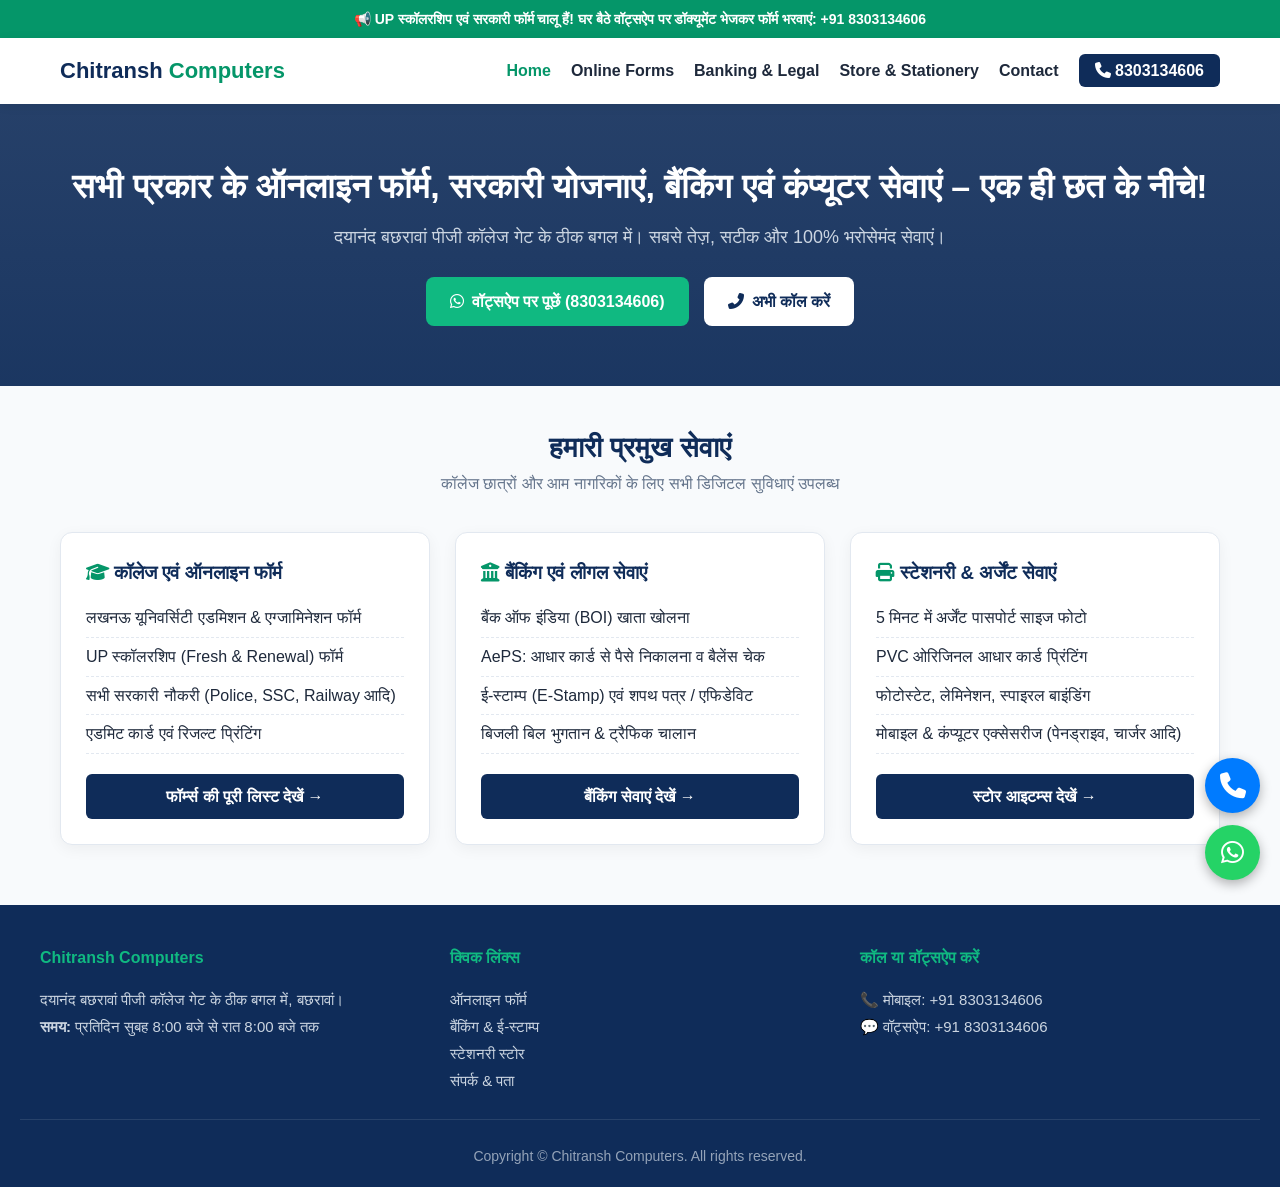
<file: index.html.html>
<!DOCTYPE html>
<html lang="hi">
<head>
    <meta charset="UTF-8">
    <meta name="viewport" content="width=device-width, initial-scale=1.0">
    <title>Chitransh Computers | बछरावां साइबर कैफ़े & CSC सेंटर</title>
    <link rel="stylesheet" href="style.css">
    <link rel="stylesheet" href="https://cdnjs.cloudflare.com/ajax/libs/font-awesome/6.4.0/css/all.min.css">
</head>
<body>

    <!-- Announcement Bar -->
    <div class="ticker-bar">
        📢 UP स्कॉलरशिप एवं सरकारी फॉर्म चालू हैं! घर बैठे वॉट्सऐप पर डॉक्यूमेंट भेजकर फॉर्म भरवाएं: +91 8303134606
    </div>

    <!-- Header / Navbar -->
    <header class="navbar">
        <div class="nav-container">
            <a href="index.html" class="brand-name">Chitransh <span>Computers</span></a>
            <button class="menu-toggle" id="menuToggle"><i class="fas fa-bars"></i></button>
            <ul class="nav-links" id="navLinks">
                <li><a href="index.html" class="active">Home</a></li>
                <li><a href="forms.html">Online Forms</a></li>
                <li><a href="banking-legal.html">Banking & Legal</a></li>
                <li><a href="store.html">Store & Stationery</a></li>
                <li><a href="contact.html">Contact</a></li>
                <li><a href="tel:+918303134606" class="nav-btn"><i class="fas fa-phone"></i> 8303134606</a></li>
            </ul>
        </div>
    </header>

    <!-- Hero Section -->
    <section class="hero">
        <h1>सभी प्रकार के ऑनलाइन फॉर्म, सरकारी योजनाएं, बैंकिंग एवं कंप्यूटर सेवाएं – एक ही छत के नीचे!</h1>
        <p>दयानंद बछरावां पीजी कॉलेज गेट के ठीक बगल में। सबसे तेज़, सटीक और 100% भरोसेमंद सेवाएं।</p>
        <div class="cta-buttons">
            <a href="https://wa.me/918303134606?text=Namaste%20Chitransh%20Computers,%20mujhe%20online%20service%20ke%20baare%20me%20puchna%20hai." class="btn btn-green">
                <i class="fab fa-whatsapp"></i> वॉट्सऐप पर पूछें (8303134606)
            </a>
            <a href="tel:+918303134606" class="btn btn-blue">
                <i class="fas fa-phone-alt"></i> अभी कॉल करें
            </a>
        </div>
    </section>

    <!-- Featured Services Overview -->
    <div class="container">
        <div class="section-title">
            <h2>हमारी प्रमुख सेवाएं</h2>
            <p>कॉलेज छात्रों और आम नागरिकों के लिए सभी डिजिटल सुविधाएं उपलब्ध</p>
        </div>

        <div class="grid-3">
            <div class="card">
                <h3><i class="fas fa-graduation-cap" style="color: #059669;"></i> कॉलेज एवं ऑनलाइन फॉर्म</h3>
                <ul>
                    <li>लखनऊ यूनिवर्सिटी एडमिशन & एग्जामिनेशन फॉर्म</li>
                    <li>UP स्कॉलरशिप (Fresh & Renewal) फॉर्म</li>
                    <li>सभी सरकारी नौकरी (Police, SSC, Railway आदि)</li>
                    <li>एडमिट कार्ड एवं रिजल्ट प्रिंटिंग</li>
                </ul>
                <a href="forms.html" class="card-btn">फॉर्म्स की पूरी लिस्ट देखें →</a>
            </div>

            <div class="card">
                <h3><i class="fas fa-university" style="color: #059669;"></i> बैंकिंग एवं लीगल सेवाएं</h3>
                <ul>
                    <li>बैंक ऑफ इंडिया (BOI) खाता खोलना</li>
                    <li>AePS: आधार कार्ड से पैसे निकालना व बैलेंस चेक</li>
                    <li>ई-स्टाम्प (E-Stamp) एवं शपथ पत्र / एफिडेविट</li>
                    <li>बिजली बिल भुगतान & ट्रैफिक चालान</li>
                </ul>
                <a href="banking-legal.html" class="card-btn">बैंकिंग सेवाएं देखें →</a>
            </div>

            <div class="card">
                <h3><i class="fas fa-print" style="color: #059669;"></i> स्टेशनरी & अर्जेंट सेवाएं</h3>
                <ul>
                    <li>5 मिनट में अर्जेंट पासपोर्ट साइज फोटो</li>
                    <li>PVC ओरिजिनल आधार कार्ड प्रिंटिंग</li>
                    <li>फोटोस्टेट, लेमिनेशन, स्पाइरल बाइंडिंग</li>
                    <li>मोबाइल & कंप्यूटर एक्सेसरीज (पेनड्राइव, चार्जर आदि)</li>
                </ul>
                <a href="store.html" class="card-btn">स्टोर आइटम्स देखें →</a>
            </div>
        </div>
    </div>

    <!-- Sticky Floating Action Buttons -->
    <div class="floating-actions">
        <a href="tel:+918303134606" class="float-btn float-call" title="Call Us"><i class="fas fa-phone"></i></a>
        <a href="https://wa.me/918303134606?text=Namaste%20Chitransh%20Computers,%20mujhe%20service%20ke%20baare%20me%20jaankari%20chahiye." class="float-btn float-wa" target="_blank" title="WhatsApp Us"><i class="fab fa-whatsapp"></i></a>
    </div>

    <!-- Footer -->
    <footer>
        <div class="footer-container">
            <div class="footer-col">
                <h4>Chitransh Computers</h4>
                <p>दयानंद बछरावां पीजी कॉलेज गेट के ठीक बगल में, बछरावां।</p>
                <p><strong>समय:</strong> प्रतिदिन सुबह 8:00 बजे से रात 8:00 बजे तक</p>
            </div>
            <div class="footer-col">
                <h4>क्विक लिंक्स</h4>
                <p><a href="forms.html">ऑनलाइन फॉर्म</a></p>
                <p><a href="banking-legal.html">बैंकिंग & ई-स्टाम्प</a></p>
                <p><a href="store.html">स्टेशनरी स्टोर</a></p>
                <p><a href="contact.html">संपर्क & पता</a></p>
            </div>
            <div class="footer-col">
                <h4>कॉल या वॉट्सऐप करें</h4>
                <p>📞 मोबाइल: +91 8303134606</p>
                <p>💬 वॉट्सऐप: +91 8303134606</p>
            </div>
        </div>
        <div class="footer-bottom">
            Copyright © Chitransh Computers. All rights reserved.
        </div>
    </footer>

    <script src="script.js"></script>
</body>
</html>
</file>
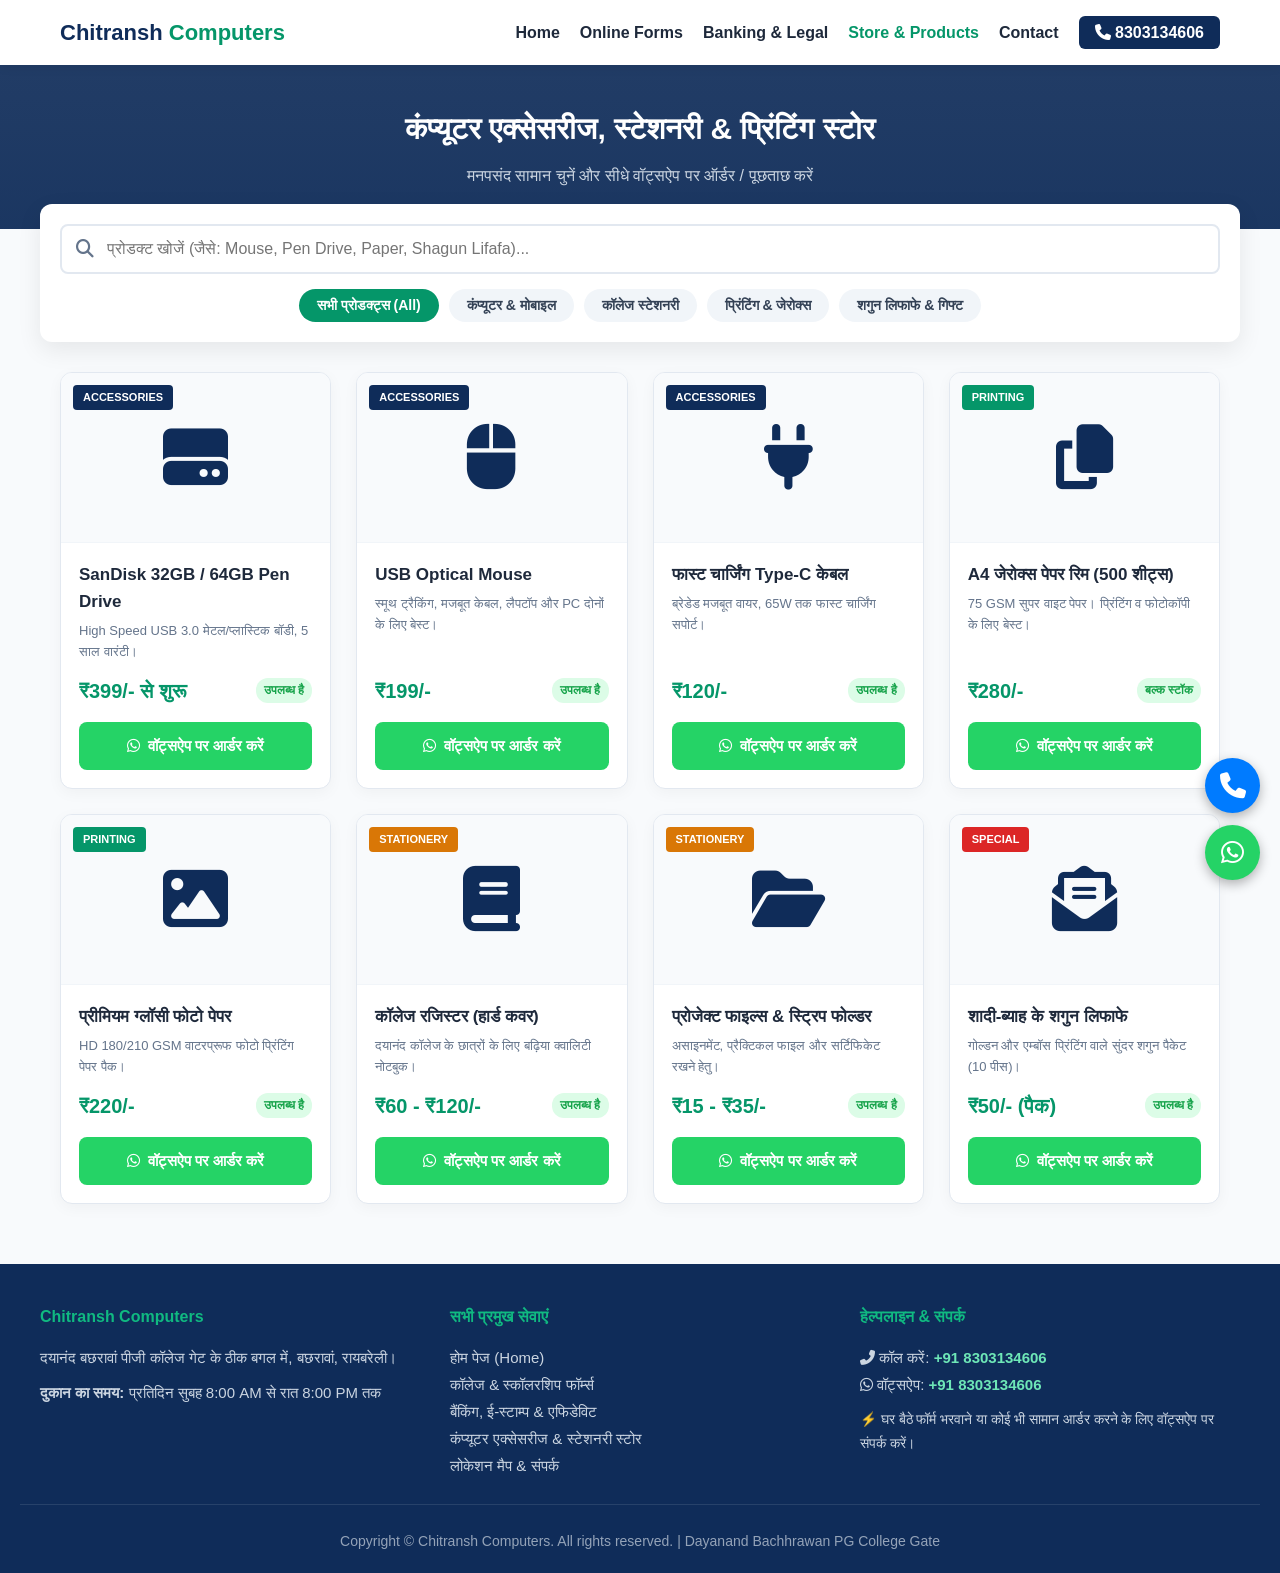
<file: products.html>
<!DOCTYPE html>
<html lang="hi">
<head>
    <meta charset="UTF-8">
    <meta name="viewport" content="width=device-width, initial-scale=1.0">
    <title>Products & Accessories Store | Chitransh Computers</title>
    <link rel="stylesheet" href="style.css">
    <link rel="stylesheet" href="https://cdnjs.cloudflare.com/ajax/libs/font-awesome/6.4.0/css/all.min.css">
    <style>
        /* Store & E-commerce Custom Styles */
        .store-header {
            background: linear-gradient(rgba(15, 44, 89, 0.92), rgba(15, 44, 89, 0.95));
            color: #ffffff;
            padding: 40px 20px;
            text-align: center;
        }
        .store-header h1 { font-size: 30px; margin-bottom: 10px; }
        .store-header p { color: #cbd5e1; font-size: 16px; }

        /* Search & Filter Section */
        .filter-controls {
            max-width: 1200px;
            margin: -25px auto 30px auto;
            background: #ffffff;
            padding: 20px;
            border-radius: 12px;
            box-shadow: 0 8px 25px rgba(0,0,0,0.08);
            display: flex;
            flex-direction: column;
            gap: 15px;
        }
        .search-box {
            position: relative;
            width: 100%;
        }
        .search-box input {
            width: 100%;
            padding: 14px 20px 14px 45px;
            border: 2px solid #e2e8f0;
            border-radius: 8px;
            font-size: 16px;
            outline: none;
            transition: 0.3s;
        }
        .search-box input:focus { border-color: #059669; }
        .search-box i {
            position: absolute;
            left: 16px;
            top: 50%;
            transform: translateY(-50%);
            color: #64748b;
            font-size: 18px;
        }

        /* Filter Pills */
        .category-pills {
            display: flex;
            gap: 10px;
            flex-wrap: wrap;
            justify-content: center;
        }
        .pill-btn {
            background: #f1f5f9;
            border: none;
            padding: 8px 18px;
            border-radius: 25px;
            font-weight: 600;
            cursor: pointer;
            color: #334155;
            transition: 0.3s;
            font-size: 14px;
        }
        .pill-btn.active, .pill-btn:hover {
            background: #059669;
            color: #ffffff;
        }

        /* Product Cards Grid */
        .product-grid {
            display: grid;
            grid-template-columns: repeat(auto-fill, minmax(260px, 1fr));
            gap: 25px;
            max-width: 1200px;
            margin: auto;
            padding: 0 20px;
        }
        .product-card {
            background: #ffffff;
            border-radius: 12px;
            border: 1px solid #e2e8f0;
            overflow: hidden;
            box-shadow: 0 4px 15px rgba(0,0,0,0.04);
            display: flex;
            flex-direction: column;
            justify-content: space-between;
            transition: transform 0.3s ease, box-shadow 0.3s ease;
        }
        .product-card:hover {
            transform: translateY(-6px);
            box-shadow: 0 10px 25px rgba(0,0,0,0.1);
        }
        .product-img-wrap {
            height: 170px;
            background: #f8fafc;
            display: flex;
            align-items: center;
            justify-content: center;
            font-size: 65px;
            color: #0f2c59;
            border-bottom: 1px solid #f1f5f9;
            position: relative;
        }
        .badge {
            position: absolute;
            top: 12px;
            left: 12px;
            background: #0f2c59;
            color: #ffffff;
            font-size: 11px;
            font-weight: 700;
            padding: 4px 10px;
            border-radius: 4px;
            text-transform: uppercase;
        }
        .product-details {
            padding: 18px;
            flex-grow: 1;
            display: flex;
            flex-direction: column;
            justify-content: space-between;
        }
        .product-title {
            font-size: 17px;
            font-weight: 700;
            color: #1e293b;
            margin-bottom: 6px;
        }
        .product-desc {
            font-size: 13px;
            color: #64748b;
            margin-bottom: 12px;
        }
        .price-row {
            display: flex;
            justify-content: space-between;
            align-items: center;
            margin-bottom: 15px;
        }
        .product-price {
            font-size: 20px;
            font-weight: 800;
            color: #059669;
        }
        .stock-tag {
            font-size: 12px;
            color: #16a34a;
            font-weight: 600;
            background: #dcfce7;
            padding: 3px 8px;
            border-radius: 12px;
        }
        .buy-wa-btn {
            background: #25D366;
            color: #ffffff;
            display: flex;
            align-items: center;
            justify-content: center;
            gap: 8px;
            text-decoration: none;
            font-weight: 700;
            padding: 12px;
            border-radius: 8px;
            transition: 0.3s;
            font-size: 15px;
        }
        .buy-wa-btn:hover { background: #1eb954; }

        .no-results {
            grid-column: 1 / -1;
            text-align: center;
            padding: 50px 20px;
            color: #64748b;
            font-size: 18px;
            display: none;
        }
    </style>
</head>
<body>

    <!-- Header / Navbar -->
    <header class="navbar">
        <div class="nav-container">
            <a href="index.html" class="brand-name">Chitransh <span>Computers</span></a>
            <button class="menu-toggle" id="menuToggle"><i class="fas fa-bars"></i></button>
            <ul class="nav-links" id="navLinks">
                <li><a href="index.html">Home</a></li>
                <li><a href="forms.html">Online Forms</a></li>
                <li><a href="banking-legal.html">Banking & Legal</a></li>
                <li><a href="products.html" class="active">Store & Products</a></li>
                <li><a href="contact.html">Contact</a></li>
                <li><a href="tel:+918303134606" class="nav-btn"><i class="fas fa-phone"></i> 8303134606</a></li>
            </ul>
        </div>
    </header>

    <!-- Store Hero -->
    <div class="store-header">
        <h1>कंप्यूटर एक्सेसरीज, स्टेशनरी & प्रिंटिंग स्टोर</h1>
        <p>मनपसंद सामान चुनें और सीधे वॉट्सऐप पर ऑर्डर / पूछताछ करें</p>
    </div>

    <!-- Search & Filters -->
    <div class="filter-controls">
        <div class="search-box">
            <i class="fas fa-search"></i>
            <input type="text" id="searchInput" placeholder="प्रोडक्ट खोजें (जैसे: Mouse, Pen Drive, Paper, Shagun Lifafa)...">
        </div>
        <div class="category-pills">
            <button class="pill-btn active" onclick="filterCategory('all', this)">सभी प्रोडक्ट्स (All)</button>
            <button class="pill-btn" onclick="filterCategory('accessories', this)">कंप्यूटर & मोबाइल</button>
            <button class="pill-btn" onclick="filterCategory('stationery', this)">कॉलेज स्टेशनरी</button>
            <button class="pill-btn" onclick="filterCategory('printing', this)">प्रिंटिंग & जेरोक्स</button>
            <button class="pill-btn" onclick="filterCategory('special', this)">शगुन लिफाफे & गिफ्ट</button>
        </div>
    </div>

    <!-- Product Grid -->
    <div class="product-grid" id="productContainer">

        <!-- Product 1 -->
        <div class="product-card" data-category="accessories" data-name="sandisk 32gb 64gb pendrive usb 3.0">
            <div class="product-img-wrap">
                <span class="badge">Accessories</span>
                <i class="fas fa-hdd"></i>
            </div>
            <div class="product-details">
                <div>
                    <h3 class="product-title">SanDisk 32GB / 64GB Pen Drive</h3>
                    <p class="product-desc">High Speed USB 3.0 मेटल/प्लास्टिक बॉडी, 5 साल वारंटी।</p>
                </div>
                <div>
                    <div class="price-row">
                        <span class="product-price">₹399/- से शुरू</span>
                        <span class="stock-tag">उपलब्ध है</span>
                    </div>
                    <a href="https://wa.me/918303134606?text=Namaste%20Chitransh%20Computers,%20mujhe%20*SanDisk%20Pen%20Drive*%20kharidna%20hai." class="buy-wa-btn">
                        <i class="fab fa-whatsapp"></i> वॉट्सऐप पर आर्डर करें
                    </a>
                </div>
            </div>
        </div>

        <!-- Product 2 -->
        <div class="product-card" data-category="accessories" data-name="usb optical mouse optical mouse">
            <div class="product-img-wrap">
                <span class="badge">Accessories</span>
                <i class="fas fa-mouse"></i>
            </div>
            <div class="product-details">
                <div>
                    <h3 class="product-title">USB Optical Mouse</h3>
                    <p class="product-desc">स्मूथ ट्रैकिंग, मजबूत केबल, लैपटॉप और PC दोनों के लिए बेस्ट।</p>
                </div>
                <div>
                    <div class="price-row">
                        <span class="product-price">₹199/-</span>
                        <span class="stock-tag">उपलब्ध है</span>
                    </div>
                    <a href="https://wa.me/918303134606?text=Namaste%20Chitransh%20Computers,%20mujhe%20*USB%20Optical%20Mouse*%20chahiye." class="buy-wa-btn">
                        <i class="fab fa-whatsapp"></i> वॉट्सऐप पर आर्डर करें
                    </a>
                </div>
            </div>
        </div>

        <!-- Product 3 -->
        <div class="product-card" data-category="accessories" data-name="fast charging type-c data cable">
            <div class="product-img-wrap">
                <span class="badge">Accessories</span>
                <i class="fas fa-plug"></i>
            </div>
            <div class="product-details">
                <div>
                    <h3 class="product-title">फास्ट चार्जिंग Type-C केबल</h3>
                    <p class="product-desc">ब्रेडेड मजबूत वायर, 65W तक फास्ट चार्जिंग सपोर्ट।</p>
                </div>
                <div>
                    <div class="price-row">
                        <span class="product-price">₹120/-</span>
                        <span class="stock-tag">उपलब्ध है</span>
                    </div>
                    <a href="https://wa.me/918303134606?text=Namaste%20Chitransh%20Computers,%20mujhe%20*Fast%20Charging%20Data%20Cable*%20chahiye." class="buy-wa-btn">
                        <i class="fab fa-whatsapp"></i> वॉट्सऐप पर आर्डर करें
                    </a>
                </div>
            </div>
        </div>

        <!-- Product 4 -->
        <div class="product-card" data-category="printing" data-name="a4 xerox copier paper rim 500 sheets">
            <div class="product-img-wrap">
                <span class="badge" style="background: #059669;">Printing</span>
                <i class="fas fa-copy"></i>
            </div>
            <div class="product-details">
                <div>
                    <h3 class="product-title">A4 जेरोक्स पेपर रिम (500 शीट्स)</h3>
                    <p class="product-desc">75 GSM सुपर वाइट पेपर। प्रिंटिंग व फोटोकॉपी के लिए बेस्ट।</p>
                </div>
                <div>
                    <div class="price-row">
                        <span class="product-price">₹280/-</span>
                        <span class="stock-tag">बल्क स्टॉक</span>
                    </div>
                    <a href="https://wa.me/918303134606?text=Namaste%20Chitransh%20Computers,%20mujhe%20*A4%20Paper%20Rim*%20chahiye." class="buy-wa-btn">
                        <i class="fab fa-whatsapp"></i> वॉट्सऐप पर आर्डर करें
                    </a>
                </div>
            </div>
        </div>

        <!-- Product 5 -->
        <div class="product-card" data-category="printing" data-name="glossy photo paper a4 4x6">
            <div class="product-img-wrap">
                <span class="badge" style="background: #059669;">Printing</span>
                <i class="fas fa-image"></i>
            </div>
            <div class="product-details">
                <div>
                    <h3 class="product-title">प्रीमियम ग्लॉसी फोटो पेपर</h3>
                    <p class="product-desc">HD 180/210 GSM वाटरप्रूफ फोटो प्रिंटिंग पेपर पैक।</p>
                </div>
                <div>
                    <div class="price-row">
                        <span class="product-price">₹220/-</span>
                        <span class="stock-tag">उपलब्ध है</span>
                    </div>
                    <a href="https://wa.me/918303134606?text=Namaste%20Chitransh%20Computers,%20mujhe%20*Photo%20Paper*%20pack%20chahiye." class="buy-wa-btn">
                        <i class="fab fa-whatsapp"></i> वॉट्सऐप पर आर्डर करें
                    </a>
                </div>
            </div>
        </div>

        <!-- Product 6 -->
        <div class="product-card" data-category="stationery" data-name="college register notebook hard cover">
            <div class="product-img-wrap">
                <span class="badge" style="background: #d97706;">Stationery</span>
                <i class="fas fa-book"></i>
            </div>
            <div class="product-details">
                <div>
                    <h3 class="product-title">कॉलेज रजिस्टर (हार्ड कवर)</h3>
                    <p class="product-desc">दयानंद कॉलेज के छात्रों के लिए बढ़िया क्वालिटी नोटबुक।</p>
                </div>
                <div>
                    <div class="price-row">
                        <span class="product-price">₹60 - ₹120/-</span>
                        <span class="stock-tag">उपलब्ध है</span>
                    </div>
                    <a href="https://wa.me/918303134606?text=Namaste%20Chitransh%20Computers,%20mujhe%20*College%20Register*%20chahiye." class="buy-wa-btn">
                        <i class="fab fa-whatsapp"></i> वॉट्सऐप पर आर्डर करें
                    </a>
                </div>
            </div>
        </div>

        <!-- Product 7 -->
        <div class="product-card" data-category="stationery" data-name="project files strip folders">
            <div class="product-img-wrap">
                <span class="badge" style="background: #d97706;">Stationery</span>
                <i class="fas fa-folder-open"></i>
            </div>
            <div class="product-details">
                <div>
                    <h3 class="product-title">प्रोजेक्ट फाइल्स & स्ट्रिप फोल्डर</h3>
                    <p class="product-desc">असाइनमेंट, प्रैक्टिकल फाइल और सर्टिफिकेट रखने हेतु।</p>
                </div>
                <div>
                    <div class="price-row">
                        <span class="product-price">₹15 - ₹35/-</span>
                        <span class="stock-tag">उपलब्ध है</span>
                    </div>
                    <a href="https://wa.me/918303134606?text=Namaste%20Chitransh%20Computers,%20mujhe%20*Project%20Files*%20chahiye." class="buy-wa-btn">
                        <i class="fab fa-whatsapp"></i> वॉट्सऐप पर आर्डर करें
                    </a>
                </div>
            </div>
        </div>

        <!-- Product 8 -->
        <div class="product-card" data-category="special" data-name="shagun lifafe wedding envelopes golden">
            <div class="product-img-wrap">
                <span class="badge" style="background: #dc2626;">Special</span>
                <i class="fas fa-envelope-open-text"></i>
            </div>
            <div class="product-details">
                <div>
                    <h3 class="product-title">शादी-ब्याह के शगुन लिफाफे</h3>
                    <p class="product-desc">गोल्डन और एम्बॉस प्रिंटिंग वाले सुंदर शगुन पैकेट (10 पीस)।</p>
                </div>
                <div>
                    <div class="price-row">
                        <span class="product-price">₹50/- (पैक)</span>
                        <span class="stock-tag">उपलब्ध है</span>
                    </div>
                    <a href="https://wa.me/918303134606?text=Namaste%20Chitransh%20Computers,%20mujhe%20*Shagun%20Lifafe*%20chahiye." class="buy-wa-btn">
                        <i class="fab fa-whatsapp"></i> वॉट्सऐप पर आर्डर करें
                    </a>
                </div>
            </div>
        </div>

        <!-- No search results fallback -->
        <div class="no-results" id="noResults">
            <i class="fas fa-box-open" style="font-size: 40px; margin-bottom: 10px;"></i>
            <p>माफ़ करें, यह प्रोडक्ट अभी लिस्ट में नहीं मिला। आप सीधे वॉट्सऐप पर पूछ सकते हैं!</p>
        </div>

    </div>

    <!-- Floating Buttons -->
    <div class="floating-actions">
        <a href="tel:+918303134606" class="float-btn float-call"><i class="fas fa-phone"></i></a>
        <a href="https://wa.me/918303134606" class="float-btn float-wa"><i class="fab fa-whatsapp"></i></a>
    </div>

    <!-- Master Professional Footer -->
    <footer>
        <div class="footer-container">
            <div class="footer-col">
                <h4>Chitransh Computers</h4>
                <p>दयानंद बछरावां पीजी कॉलेज गेट के ठीक बगल में, बछरावां, रायबरेली।</p>
                <p style="margin-top: 8px;"><strong>दुकान का समय:</strong> प्रतिदिन सुबह 8:00 AM से रात 8:00 PM तक</p>
            </div>
            <div class="footer-col">
                <h4>सभी प्रमुख सेवाएं</h4>
                <p><a href="index.html">होम पेज (Home)</a></p>
                <p><a href="forms.html">कॉलेज & स्कॉलरशिप फॉर्म्स</a></p>
                <p><a href="banking-legal.html">बैंकिंग, ई-स्टाम्प & एफिडेविट</a></p>
                <p><a href="products.html">कंप्यूटर एक्सेसरीज & स्टेशनरी स्टोर</a></p>
                <p><a href="contact.html">लोकेशन मैप & संपर्क</a></p>
            </div>
            <div class="footer-col">
                <h4>हेल्पलाइन & संपर्क</h4>
                <p><i class="fas fa-phone-alt"></i> कॉल करें: <a href="tel:+918303134606" style="color: #6ee7b7; font-weight: bold;">+91 8303134606</a></p>
                <p><i class="fab fa-whatsapp"></i> वॉट्सऐप: <a href="https://wa.me/918303134606" style="color: #6ee7b7; font-weight: bold;">+91 8303134606</a></p>
                <p style="margin-top: 10px; color: #cbd5e1; font-size: 13.5px;">
                    ⚡ घर बैठे फॉर्म भरवाने या कोई भी सामान आर्डर करने के लिए वॉट्सऐप पर संपर्क करें।
                </p>
            </div>
        </div>
        <div class="footer-bottom">
            Copyright © Chitransh Computers. All rights reserved. | Dayanand Bachhrawan PG College Gate
        </div>
    </footer>
    <!-- Interactive Filtering & Search Script -->
    <script src="script.js"></script>
    <script>
        let currentCategory = 'all';

        function filterCategory(cat, btn) {
            currentCategory = cat;
            document.querySelectorAll('.pill-btn').forEach(b => b.classList.remove('active'));
            btn.classList.add('active');
            applyFilters();
        }

        const searchInput = document.getElementById('searchInput');
        searchInput.addEventListener('input', applyFilters);

        function applyFilters() {
            const query = searchInput.value.toLowerCase().trim();
            const cards = document.querySelectorAll('.product-card');
            let visibleCount = 0;

            cards.forEach(card => {
                const cat = card.getAttribute('data-category');
                const name = card.getAttribute('data-name');

                const matchesCat = (currentCategory === 'all' || cat === currentCategory);
                const matchesSearch = name.includes(query);

                if (matchesCat && matchesSearch) {
                    card.style.display = 'flex';
                    visibleCount++;
                } else {
                    card.style.display = 'none';
                }
            });

            document.getElementById('noResults').style.display = (visibleCount === 0) ? 'block' : 'none';
        }
    </script>
</body>
</html>
</file>
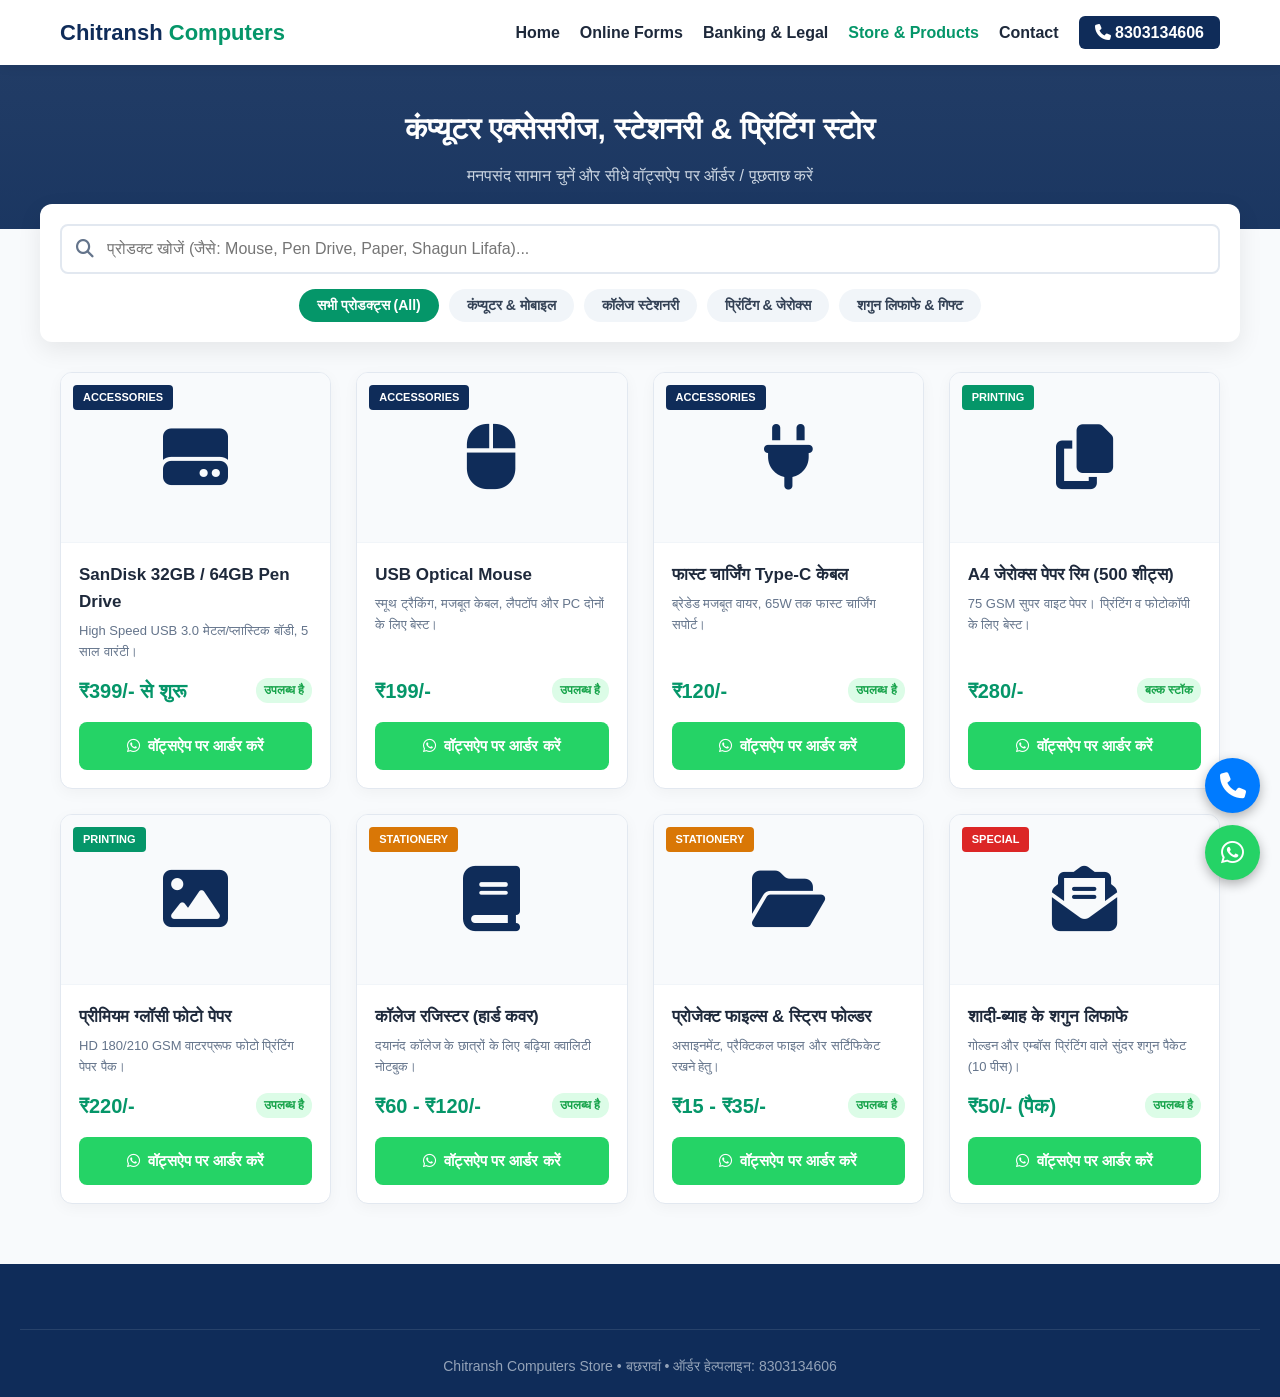
<file: products.html.html>
<!DOCTYPE html>
<html lang="hi">
<head>
    <meta charset="UTF-8">
    <meta name="viewport" content="width=device-width, initial-scale=1.0">
    <title>Products & Accessories Store | Chitransh Computers</title>
    <link rel="stylesheet" href="style.css">
    <link rel="stylesheet" href="https://cdnjs.cloudflare.com/ajax/libs/font-awesome/6.4.0/css/all.min.css">
    <style>
        /* Store & E-commerce Custom Styles */
        .store-header {
            background: linear-gradient(rgba(15, 44, 89, 0.92), rgba(15, 44, 89, 0.95));
            color: #ffffff;
            padding: 40px 20px;
            text-align: center;
        }
        .store-header h1 { font-size: 30px; margin-bottom: 10px; }
        .store-header p { color: #cbd5e1; font-size: 16px; }

        /* Search & Filter Section */
        .filter-controls {
            max-width: 1200px;
            margin: -25px auto 30px auto;
            background: #ffffff;
            padding: 20px;
            border-radius: 12px;
            box-shadow: 0 8px 25px rgba(0,0,0,0.08);
            display: flex;
            flex-direction: column;
            gap: 15px;
        }
        .search-box {
            position: relative;
            width: 100%;
        }
        .search-box input {
            width: 100%;
            padding: 14px 20px 14px 45px;
            border: 2px solid #e2e8f0;
            border-radius: 8px;
            font-size: 16px;
            outline: none;
            transition: 0.3s;
        }
        .search-box input:focus { border-color: #059669; }
        .search-box i {
            position: absolute;
            left: 16px;
            top: 50%;
            transform: translateY(-50%);
            color: #64748b;
            font-size: 18px;
        }

        /* Filter Pills */
        .category-pills {
            display: flex;
            gap: 10px;
            flex-wrap: wrap;
            justify-content: center;
        }
        .pill-btn {
            background: #f1f5f9;
            border: none;
            padding: 8px 18px;
            border-radius: 25px;
            font-weight: 600;
            cursor: pointer;
            color: #334155;
            transition: 0.3s;
            font-size: 14px;
        }
        .pill-btn.active, .pill-btn:hover {
            background: #059669;
            color: #ffffff;
        }

        /* Product Cards Grid */
        .product-grid {
            display: grid;
            grid-template-columns: repeat(auto-fill, minmax(260px, 1fr));
            gap: 25px;
            max-width: 1200px;
            margin: auto;
            padding: 0 20px;
        }
        .product-card {
            background: #ffffff;
            border-radius: 12px;
            border: 1px solid #e2e8f0;
            overflow: hidden;
            box-shadow: 0 4px 15px rgba(0,0,0,0.04);
            display: flex;
            flex-direction: column;
            justify-content: space-between;
            transition: transform 0.3s ease, box-shadow 0.3s ease;
        }
        .product-card:hover {
            transform: translateY(-6px);
            box-shadow: 0 10px 25px rgba(0,0,0,0.1);
        }
        .product-img-wrap {
            height: 170px;
            background: #f8fafc;
            display: flex;
            align-items: center;
            justify-content: center;
            font-size: 65px;
            color: #0f2c59;
            border-bottom: 1px solid #f1f5f9;
            position: relative;
        }
        .badge {
            position: absolute;
            top: 12px;
            left: 12px;
            background: #0f2c59;
            color: #ffffff;
            font-size: 11px;
            font-weight: 700;
            padding: 4px 10px;
            border-radius: 4px;
            text-transform: uppercase;
        }
        .product-details {
            padding: 18px;
            flex-grow: 1;
            display: flex;
            flex-direction: column;
            justify-content: space-between;
        }
        .product-title {
            font-size: 17px;
            font-weight: 700;
            color: #1e293b;
            margin-bottom: 6px;
        }
        .product-desc {
            font-size: 13px;
            color: #64748b;
            margin-bottom: 12px;
        }
        .price-row {
            display: flex;
            justify-content: space-between;
            align-items: center;
            margin-bottom: 15px;
        }
        .product-price {
            font-size: 20px;
            font-weight: 800;
            color: #059669;
        }
        .stock-tag {
            font-size: 12px;
            color: #16a34a;
            font-weight: 600;
            background: #dcfce7;
            padding: 3px 8px;
            border-radius: 12px;
        }
        .buy-wa-btn {
            background: #25D366;
            color: #ffffff;
            display: flex;
            align-items: center;
            justify-content: center;
            gap: 8px;
            text-decoration: none;
            font-weight: 700;
            padding: 12px;
            border-radius: 8px;
            transition: 0.3s;
            font-size: 15px;
        }
        .buy-wa-btn:hover { background: #1eb954; }

        .no-results {
            grid-column: 1 / -1;
            text-align: center;
            padding: 50px 20px;
            color: #64748b;
            font-size: 18px;
            display: none;
        }
    </style>
</head>
<body>

    <!-- Header / Navbar -->
    <header class="navbar">
        <div class="nav-container">
            <a href="index.html" class="brand-name">Chitransh <span>Computers</span></a>
            <button class="menu-toggle" id="menuToggle"><i class="fas fa-bars"></i></button>
            <ul class="nav-links" id="navLinks">
                <li><a href="index.html">Home</a></li>
                <li><a href="forms.html">Online Forms</a></li>
                <li><a href="banking-legal.html">Banking & Legal</a></li>
                <li><a href="products.html" class="active">Store & Products</a></li>
                <li><a href="contact.html">Contact</a></li>
                <li><a href="tel:+918303134606" class="nav-btn"><i class="fas fa-phone"></i> 8303134606</a></li>
            </ul>
        </div>
    </header>

    <!-- Store Hero -->
    <div class="store-header">
        <h1>कंप्यूटर एक्सेसरीज, स्टेशनरी & प्रिंटिंग स्टोर</h1>
        <p>मनपसंद सामान चुनें और सीधे वॉट्सऐप पर ऑर्डर / पूछताछ करें</p>
    </div>

    <!-- Search & Filters -->
    <div class="filter-controls">
        <div class="search-box">
            <i class="fas fa-search"></i>
            <input type="text" id="searchInput" placeholder="प्रोडक्ट खोजें (जैसे: Mouse, Pen Drive, Paper, Shagun Lifafa)...">
        </div>
        <div class="category-pills">
            <button class="pill-btn active" onclick="filterCategory('all', this)">सभी प्रोडक्ट्स (All)</button>
            <button class="pill-btn" onclick="filterCategory('accessories', this)">कंप्यूटर & मोबाइल</button>
            <button class="pill-btn" onclick="filterCategory('stationery', this)">कॉलेज स्टेशनरी</button>
            <button class="pill-btn" onclick="filterCategory('printing', this)">प्रिंटिंग & जेरोक्स</button>
            <button class="pill-btn" onclick="filterCategory('special', this)">शगुन लिफाफे & गिफ्ट</button>
        </div>
    </div>

    <!-- Product Grid -->
    <div class="product-grid" id="productContainer">

        <!-- Product 1 -->
        <div class="product-card" data-category="accessories" data-name="sandisk 32gb 64gb pendrive usb 3.0">
            <div class="product-img-wrap">
                <span class="badge">Accessories</span>
                <i class="fas fa-hdd"></i>
            </div>
            <div class="product-details">
                <div>
                    <h3 class="product-title">SanDisk 32GB / 64GB Pen Drive</h3>
                    <p class="product-desc">High Speed USB 3.0 मेटल/प्लास्टिक बॉडी, 5 साल वारंटी।</p>
                </div>
                <div>
                    <div class="price-row">
                        <span class="product-price">₹399/- से शुरू</span>
                        <span class="stock-tag">उपलब्ध है</span>
                    </div>
                    <a href="https://wa.me/918303134606?text=Namaste%20Chitransh%20Computers,%20mujhe%20*SanDisk%20Pen%20Drive*%20kharidna%20hai." class="buy-wa-btn">
                        <i class="fab fa-whatsapp"></i> वॉट्सऐप पर आर्डर करें
                    </a>
                </div>
            </div>
        </div>

        <!-- Product 2 -->
        <div class="product-card" data-category="accessories" data-name="usb optical mouse optical mouse">
            <div class="product-img-wrap">
                <span class="badge">Accessories</span>
                <i class="fas fa-mouse"></i>
            </div>
            <div class="product-details">
                <div>
                    <h3 class="product-title">USB Optical Mouse</h3>
                    <p class="product-desc">स्मूथ ट्रैकिंग, मजबूत केबल, लैपटॉप और PC दोनों के लिए बेस्ट।</p>
                </div>
                <div>
                    <div class="price-row">
                        <span class="product-price">₹199/-</span>
                        <span class="stock-tag">उपलब्ध है</span>
                    </div>
                    <a href="https://wa.me/918303134606?text=Namaste%20Chitransh%20Computers,%20mujhe%20*USB%20Optical%20Mouse*%20chahiye." class="buy-wa-btn">
                        <i class="fab fa-whatsapp"></i> वॉट्सऐप पर आर्डर करें
                    </a>
                </div>
            </div>
        </div>

        <!-- Product 3 -->
        <div class="product-card" data-category="accessories" data-name="fast charging type-c data cable">
            <div class="product-img-wrap">
                <span class="badge">Accessories</span>
                <i class="fas fa-plug"></i>
            </div>
            <div class="product-details">
                <div>
                    <h3 class="product-title">फास्ट चार्जिंग Type-C केबल</h3>
                    <p class="product-desc">ब्रेडेड मजबूत वायर, 65W तक फास्ट चार्जिंग सपोर्ट।</p>
                </div>
                <div>
                    <div class="price-row">
                        <span class="product-price">₹120/-</span>
                        <span class="stock-tag">उपलब्ध है</span>
                    </div>
                    <a href="https://wa.me/918303134606?text=Namaste%20Chitransh%20Computers,%20mujhe%20*Fast%20Charging%20Data%20Cable*%20chahiye." class="buy-wa-btn">
                        <i class="fab fa-whatsapp"></i> वॉट्सऐप पर आर्डर करें
                    </a>
                </div>
            </div>
        </div>

        <!-- Product 4 -->
        <div class="product-card" data-category="printing" data-name="a4 xerox copier paper rim 500 sheets">
            <div class="product-img-wrap">
                <span class="badge" style="background: #059669;">Printing</span>
                <i class="fas fa-copy"></i>
            </div>
            <div class="product-details">
                <div>
                    <h3 class="product-title">A4 जेरोक्स पेपर रिम (500 शीट्स)</h3>
                    <p class="product-desc">75 GSM सुपर वाइट पेपर। प्रिंटिंग व फोटोकॉपी के लिए बेस्ट।</p>
                </div>
                <div>
                    <div class="price-row">
                        <span class="product-price">₹280/-</span>
                        <span class="stock-tag">बल्क स्टॉक</span>
                    </div>
                    <a href="https://wa.me/918303134606?text=Namaste%20Chitransh%20Computers,%20mujhe%20*A4%20Paper%20Rim*%20chahiye." class="buy-wa-btn">
                        <i class="fab fa-whatsapp"></i> वॉट्सऐप पर आर्डर करें
                    </a>
                </div>
            </div>
        </div>

        <!-- Product 5 -->
        <div class="product-card" data-category="printing" data-name="glossy photo paper a4 4x6">
            <div class="product-img-wrap">
                <span class="badge" style="background: #059669;">Printing</span>
                <i class="fas fa-image"></i>
            </div>
            <div class="product-details">
                <div>
                    <h3 class="product-title">प्रीमियम ग्लॉसी फोटो पेपर</h3>
                    <p class="product-desc">HD 180/210 GSM वाटरप्रूफ फोटो प्रिंटिंग पेपर पैक।</p>
                </div>
                <div>
                    <div class="price-row">
                        <span class="product-price">₹220/-</span>
                        <span class="stock-tag">उपलब्ध है</span>
                    </div>
                    <a href="https://wa.me/918303134606?text=Namaste%20Chitransh%20Computers,%20mujhe%20*Photo%20Paper*%20pack%20chahiye." class="buy-wa-btn">
                        <i class="fab fa-whatsapp"></i> वॉट्सऐप पर आर्डर करें
                    </a>
                </div>
            </div>
        </div>

        <!-- Product 6 -->
        <div class="product-card" data-category="stationery" data-name="college register notebook hard cover">
            <div class="product-img-wrap">
                <span class="badge" style="background: #d97706;">Stationery</span>
                <i class="fas fa-book"></i>
            </div>
            <div class="product-details">
                <div>
                    <h3 class="product-title">कॉलेज रजिस्टर (हार्ड कवर)</h3>
                    <p class="product-desc">दयानंद कॉलेज के छात्रों के लिए बढ़िया क्वालिटी नोटबुक।</p>
                </div>
                <div>
                    <div class="price-row">
                        <span class="product-price">₹60 - ₹120/-</span>
                        <span class="stock-tag">उपलब्ध है</span>
                    </div>
                    <a href="https://wa.me/918303134606?text=Namaste%20Chitransh%20Computers,%20mujhe%20*College%20Register*%20chahiye." class="buy-wa-btn">
                        <i class="fab fa-whatsapp"></i> वॉट्सऐप पर आर्डर करें
                    </a>
                </div>
            </div>
        </div>

        <!-- Product 7 -->
        <div class="product-card" data-category="stationery" data-name="project files strip folders">
            <div class="product-img-wrap">
                <span class="badge" style="background: #d97706;">Stationery</span>
                <i class="fas fa-folder-open"></i>
            </div>
            <div class="product-details">
                <div>
                    <h3 class="product-title">प्रोजेक्ट फाइल्स & स्ट्रिप फोल्डर</h3>
                    <p class="product-desc">असाइनमेंट, प्रैक्टिकल फाइल और सर्टिफिकेट रखने हेतु।</p>
                </div>
                <div>
                    <div class="price-row">
                        <span class="product-price">₹15 - ₹35/-</span>
                        <span class="stock-tag">उपलब्ध है</span>
                    </div>
                    <a href="https://wa.me/918303134606?text=Namaste%20Chitransh%20Computers,%20mujhe%20*Project%20Files*%20chahiye." class="buy-wa-btn">
                        <i class="fab fa-whatsapp"></i> वॉट्सऐप पर आर्डर करें
                    </a>
                </div>
            </div>
        </div>

        <!-- Product 8 -->
        <div class="product-card" data-category="special" data-name="shagun lifafe wedding envelopes golden">
            <div class="product-img-wrap">
                <span class="badge" style="background: #dc2626;">Special</span>
                <i class="fas fa-envelope-open-text"></i>
            </div>
            <div class="product-details">
                <div>
                    <h3 class="product-title">शादी-ब्याह के शगुन लिफाफे</h3>
                    <p class="product-desc">गोल्डन और एम्बॉस प्रिंटिंग वाले सुंदर शगुन पैकेट (10 पीस)।</p>
                </div>
                <div>
                    <div class="price-row">
                        <span class="product-price">₹50/- (पैक)</span>
                        <span class="stock-tag">उपलब्ध है</span>
                    </div>
                    <a href="https://wa.me/918303134606?text=Namaste%20Chitransh%20Computers,%20mujhe%20*Shagun%20Lifafe*%20chahiye." class="buy-wa-btn">
                        <i class="fab fa-whatsapp"></i> वॉट्सऐप पर आर्डर करें
                    </a>
                </div>
            </div>
        </div>

        <!-- No search results fallback -->
        <div class="no-results" id="noResults">
            <i class="fas fa-box-open" style="font-size: 40px; margin-bottom: 10px;"></i>
            <p>माफ़ करें, यह प्रोडक्ट अभी लिस्ट में नहीं मिला। आप सीधे वॉट्सऐप पर पूछ सकते हैं!</p>
        </div>

    </div>

    <!-- Floating Buttons -->
    <div class="floating-actions">
        <a href="tel:+918303134606" class="float-btn float-call"><i class="fas fa-phone"></i></a>
        <a href="https://wa.me/918303134606" class="float-btn float-wa"><i class="fab fa-whatsapp"></i></a>
    </div>

    <!-- Footer -->
    <footer>
        <div class="footer-bottom">Chitransh Computers Store • बछरावां • ऑर्डर हेल्पलाइन: 8303134606</div>
    </footer>

    <!-- Interactive Filtering & Search Script -->
    <script src="script.js"></script>
    <script>
        let currentCategory = 'all';

        function filterCategory(cat, btn) {
            currentCategory = cat;
            document.querySelectorAll('.pill-btn').forEach(b => b.classList.remove('active'));
            btn.classList.add('active');
            applyFilters();
        }

        const searchInput = document.getElementById('searchInput');
        searchInput.addEventListener('input', applyFilters);

        function applyFilters() {
            const query = searchInput.value.toLowerCase().trim();
            const cards = document.querySelectorAll('.product-card');
            let visibleCount = 0;

            cards.forEach(card => {
                const cat = card.getAttribute('data-category');
                const name = card.getAttribute('data-name');

                const matchesCat = (currentCategory === 'all' || cat === currentCategory);
                const matchesSearch = name.includes(query);

                if (matchesCat && matchesSearch) {
                    card.style.display = 'flex';
                    visibleCount++;
                } else {
                    card.style.display = 'none';
                }
            });

            document.getElementById('noResults').style.display = (visibleCount === 0) ? 'block' : 'none';
        }
    </script>
</body>
</html>
</file>
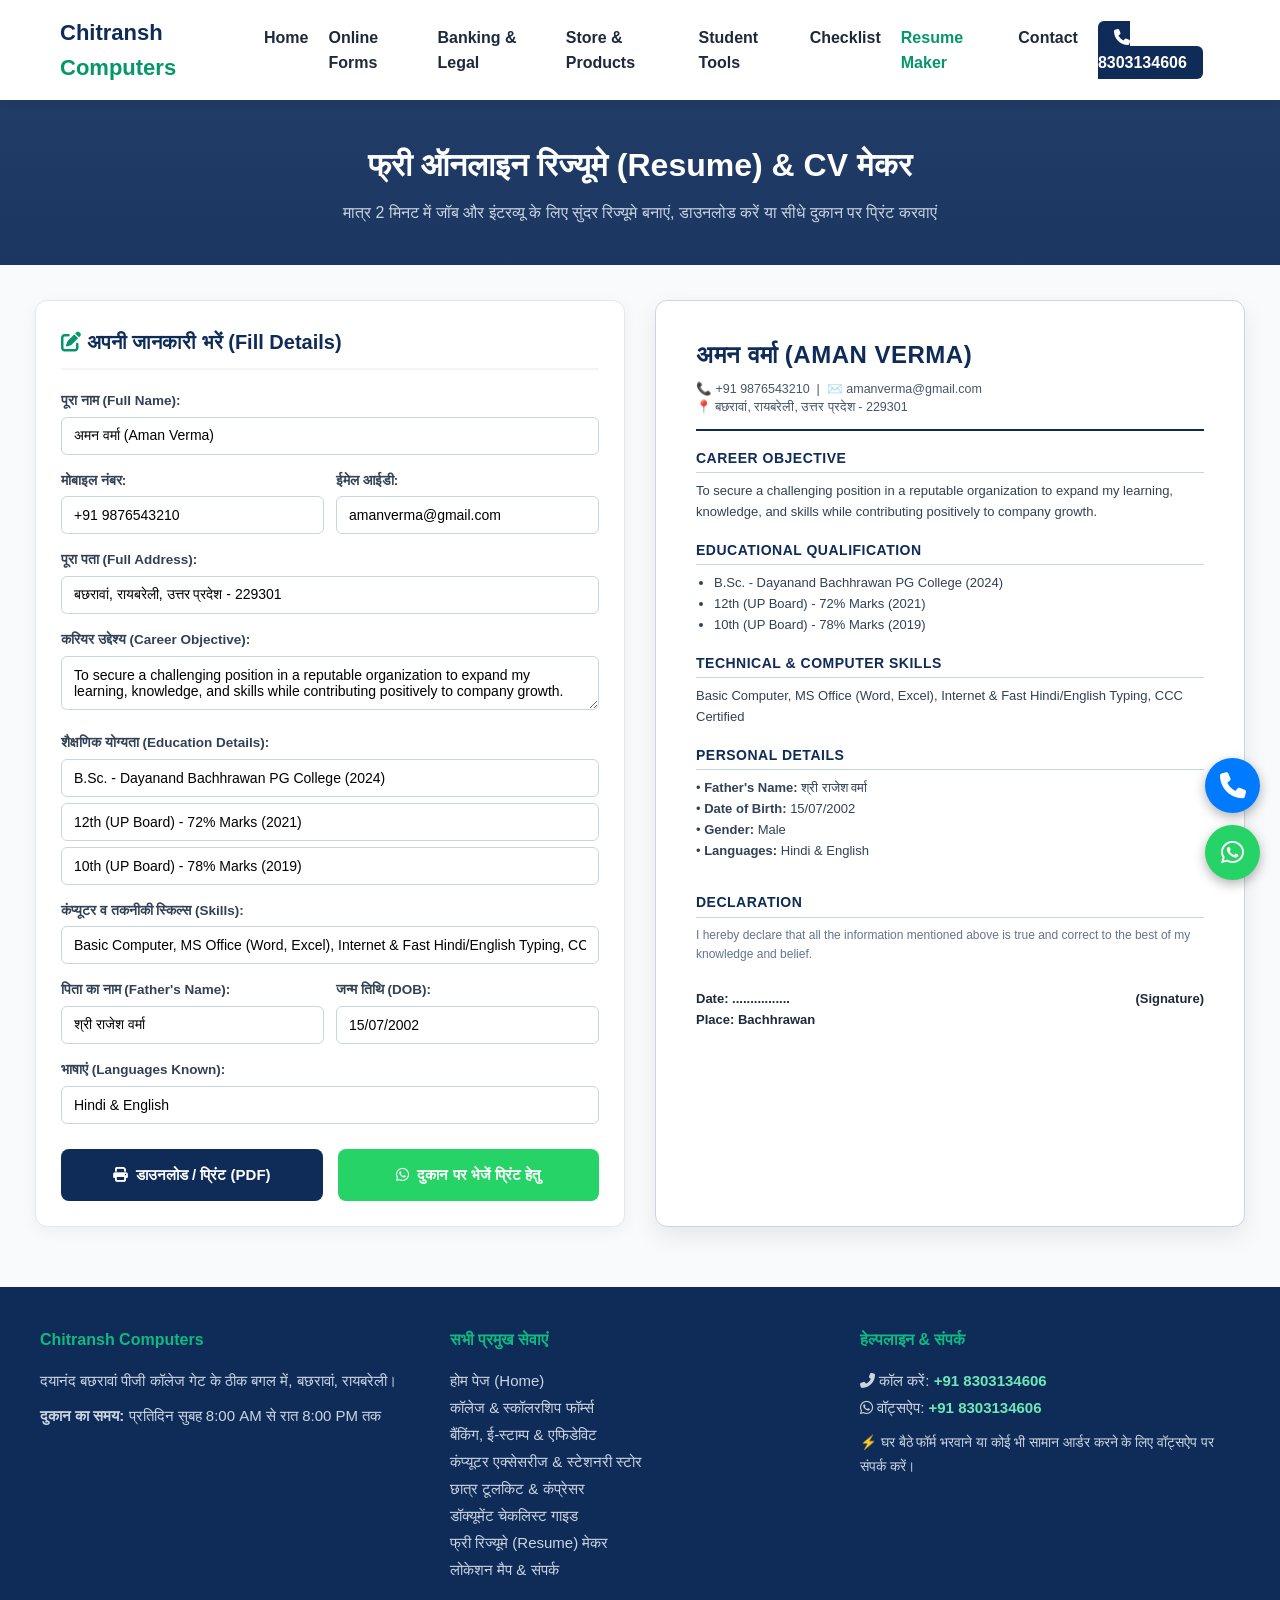
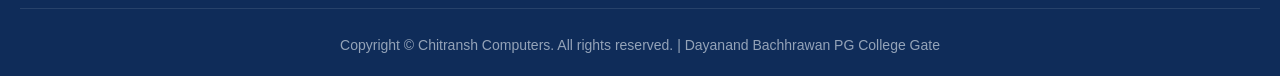
<file: resume.html>
<!DOCTYPE html>
<html lang="hi">
<head>
    <meta charset="UTF-8">
    <meta name="viewport" content="width=device-width, initial-scale=1.0">
    <title>Free Online Resume & CV Maker | Chitransh Computers</title>
    <link rel="stylesheet" href="style.css">
    <link rel="stylesheet" href="https://cdnjs.cloudflare.com/ajax/libs/font-awesome/6.4.0/css/all.min.css">
    <style>
        /* Header Banner */
        .resume-hero {
            background: linear-gradient(rgba(15, 44, 89, 0.92), rgba(15, 44, 89, 0.95));
            color: #ffffff;
            padding: 40px 20px;
            text-align: center;
        }
        .resume-hero h1 { font-size: 32px; margin-bottom: 8px; }
        .resume-hero p { color: #cbd5e1; font-size: 16px; max-width: 750px; margin: auto; }

        .maker-layout {
            max-width: 1250px;
            margin: 35px auto;
            padding: 0 20px;
            display: grid;
            grid-template-columns: 1fr 1fr;
            gap: 30px;
        }
        @media (max-width: 990px) {
            .maker-layout { grid-template-columns: 1fr; }
        }

        /* Form Card */
        .form-panel {
            background: #ffffff;
            padding: 25px;
            border-radius: 12px;
            border: 1px solid #e2e8f0;
            box-shadow: 0 4px 15px rgba(0,0,0,0.05);
            height: fit-content;
        }
        .form-panel h2 {
            font-size: 20px;
            color: #0f2c59;
            margin-bottom: 20px;
            border-bottom: 2px solid #f1f5f9;
            padding-bottom: 10px;
        }
        .input-group {
            margin-bottom: 15px;
        }
        .input-group label {
            display: block;
            font-weight: 600;
            font-size: 13.5px;
            color: #334155;
            margin-bottom: 5px;
        }
        .input-group input, .input-group textarea, .input-group select {
            width: 100%;
            padding: 10px 12px;
            border: 1.5px solid #cbd5e1;
            border-radius: 6px;
            font-size: 14px;
            outline: none;
            transition: 0.3s;
            font-family: inherit;
        }
        .input-group input:focus, .input-group textarea:focus {
            border-color: #059669;
        }
        .two-col {
            display: grid;
            grid-template-columns: 1fr 1fr;
            gap: 12px;
        }

        /* Live A4 Resume Preview */
        .preview-panel {
            background: #ffffff;
            padding: 35px 40px;
            border-radius: 12px;
            border: 1px solid #cbd5e1;
            box-shadow: 0 10px 25px rgba(0,0,0,0.08);
            min-height: 700px;
            color: #1e293b;
            font-family: 'Segoe UI', Arial, sans-serif;
        }
        .resume-header {
            border-bottom: 2px solid #0f2c59;
            padding-bottom: 12px;
            margin-bottom: 16px;
        }
        .res-name {
            font-size: 24px;
            font-weight: 800;
            color: #0f2c59;
            text-transform: uppercase;
            letter-spacing: 0.5px;
        }
        .res-contact {
            font-size: 12.5px;
            color: #475569;
            margin-top: 5px;
            line-height: 1.5;
        }
        .res-sec {
            margin-bottom: 16px;
        }
        .res-sec-title {
            font-size: 14px;
            font-weight: 700;
            color: #0f2c59;
            text-transform: uppercase;
            border-bottom: 1px solid #cbd5e1;
            padding-bottom: 3px;
            margin-bottom: 8px;
            letter-spacing: 0.5px;
        }
        .res-content {
            font-size: 13px;
            color: #334155;
            line-height: 1.6;
        }
        .res-table {
            width: 100%;
            border-collapse: collapse;
            margin-top: 6px;
            font-size: 12.5px;
        }
        .res-table th, .res-table td {
            border: 1px solid #cbd5e1;
            padding: 6px 8px;
            text-align: left;
        }
        .res-table th {
            background: #f8fafc;
            color: #0f2c59;
        }

        /* Action Buttons Row */
        .actions-row {
            display: flex;
            gap: 15px;
            margin-top: 25px;
            flex-wrap: wrap;
        }
        .btn-print {
            flex: 1;
            background: #0f2c59;
            color: #ffffff;
            padding: 14px;
            border-radius: 8px;
            font-weight: 700;
            border: none;
            cursor: pointer;
            display: flex;
            align-items: center;
            justify-content: center;
            gap: 8px;
            font-size: 15px;
            transition: 0.3s;
        }
        .btn-print:hover { background: #1e40af; }
        .btn-send-shop {
            flex: 1;
            background: #25D366;
            color: #ffffff;
            padding: 14px;
            border-radius: 8px;
            font-weight: 700;
            text-decoration: none;
            display: flex;
            align-items: center;
            justify-content: center;
            gap: 8px;
            font-size: 15px;
            transition: 0.3s;
        }
        .btn-send-shop:hover { background: #1eb954; }

        /* Print Mode: Hide all website styling and print only the clean resume */
        @media print {
            body * { visibility: hidden; }
            .preview-panel, .preview-panel * { visibility: visible; }
            .preview-panel {
                position: absolute;
                left: 0;
                top: 0;
                width: 100%;
                box-shadow: none;
                border: none;
                padding: 0;
                margin: 0;
            }
            .navbar, footer, .floating-actions, .resume-hero, .form-panel, .actions-row {
                display: none !important;
            }
        }
    </style>
</head>
<body>

    <!-- Header / Navbar -->
    <header class="navbar">
        <div class="nav-container">
            <a href="index.html" class="brand-name">Chitransh <span>Computers</span></a>
            <button class="menu-toggle" id="menuToggle"><i class="fas fa-bars"></i></button>
            <ul class="nav-links" id="navLinks">
                <li><a href="index.html">Home</a></li>
                <li><a href="forms.html">Online Forms</a></li>
                <li><a href="banking-legal.html">Banking & Legal</a></li>
                <li><a href="products.html">Store & Products</a></li>
                <li><a href="tools.html">Student Tools</a></li>
                <li><a href="checklist.html">Checklist</a></li>
                <li><a href="resume.html" class="active">Resume Maker</a></li>
                <li><a href="contact.html">Contact</a></li>
                <li><a href="tel:+918303134606" class="nav-btn"><i class="fas fa-phone"></i> 8303134606</a></li>
            </ul>
        </div>
    </header>

    <!-- Hero Header -->
    <div class="resume-hero">
        <h1>फ्री ऑनलाइन रिज्यूमे (Resume) & CV मेकर</h1>
        <p>मात्र 2 मिनट में जॉब और इंटरव्यू के लिए सुंदर रिज्यूमे बनाएं, डाउनलोड करें या सीधे दुकान पर प्रिंट करवाएं</p>
    </div>

    <!-- Maker Layout -->
    <div class="maker-layout">

        <!-- Left Form Panel -->
        <div class="form-panel">
            <h2><i class="fas fa-edit" style="color: #059669;"></i> अपनी जानकारी भरें (Fill Details)</h2>

            <div class="input-group">
                <label>पूरा नाम (Full Name):</label>
                <input type="text" id="inName" value="अमन वर्मा (Aman Verma)" oninput="updateResume()">
            </div>

            <div class="two-col">
                <div class="input-group">
                    <label>मोबाइल नंबर:</label>
                    <input type="text" id="inPhone" value="+91 9876543210" oninput="updateResume()">
                </div>
                <div class="input-group">
                    <label>ईमेल आईडी:</label>
                    <input type="email" id="inEmail" value="amanverma@gmail.com" oninput="updateResume()">
                </div>
            </div>

            <div class="input-group">
                <label>पूरा पता (Full Address):</label>
                <input type="text" id="inAddress" value="बछरावां, रायबरेली, उत्तर प्रदेश - 229301" oninput="updateResume()">
            </div>

            <div class="input-group">
                <label>करियर उद्देश्य (Career Objective):</label>
                <textarea id="inObjective" rows="2" oninput="updateResume()">To secure a challenging position in a reputable organization to expand my learning, knowledge, and skills while contributing positively to company growth.</textarea>
            </div>

            <div class="input-group">
                <label>शैक्षणिक योग्यता (Education Details):</label>
                <input type="text" id="inEdu1" placeholder="Graduation (B.A. / B.Sc. / B.Com)" value="B.Sc. - Dayanand Bachhrawan PG College (2024)" oninput="updateResume()" style="margin-bottom:6px;">
                <input type="text" id="inEdu2" placeholder="Intermediate (12th)" value="12th (UP Board) - 72% Marks (2021)" oninput="updateResume()" style="margin-bottom:6px;">
                <input type="text" id="inEdu3" placeholder="High School (10th)" value="10th (UP Board) - 78% Marks (2019)" oninput="updateResume()">
            </div>

            <div class="input-group">
                <label>कंप्यूटर व तकनीकी स्किल्स (Skills):</label>
                <input type="text" id="inSkills" value="Basic Computer, MS Office (Word, Excel), Internet & Fast Hindi/English Typing, CCC Certified" oninput="updateResume()">
            </div>

            <div class="two-col">
                <div class="input-group">
                    <label>पिता का नाम (Father's Name):</label>
                    <input type="text" id="inFather" value="श्री राजेश वर्मा" oninput="updateResume()">
                </div>
                <div class="input-group">
                    <label>जन्म तिथि (DOB):</label>
                    <input type="text" id="inDob" value="15/07/2002" oninput="updateResume()">
                </div>
            </div>

            <div class="input-group">
                <label>भाषाएं (Languages Known):</label>
                <input type="text" id="inLang" value="Hindi & English" oninput="updateResume()">
            </div>

            <!-- Action Buttons -->
            <div class="actions-row">
                <button onclick="window.print()" class="btn-print">
                    <i class="fas fa-print"></i> डाउनलोड / प्रिंट (PDF)
                </button>
                <a href="#" id="sendShopBtn" class="btn-send-shop" target="_blank" onclick="prepareWhatsApp()">
                    <i class="fab fa-whatsapp"></i> दुकान पर भेजें प्रिंट हेतु
                </a>
            </div>
        </div>

        <!-- Right Live Preview Panel (A4 Format) -->
        <div class="preview-panel" id="resumePreview">
            <div class="resume-header">
                <div class="res-name" id="outName">अमन वर्मा (Aman Verma)</div>
                <div class="res-contact" id="outContact">
                    📞 +91 9876543210 &nbsp;|&nbsp; ✉️ amanverma@gmail.com<br>
                    📍 बछरावां, रायबरेली, उत्तर प्रदेश - 229301
                </div>
            </div>

            <div class="res-sec">
                <div class="res-sec-title">Career Objective</div>
                <div class="res-content" id="outObjective">
                    To secure a challenging position in a reputable organization to expand my learning, knowledge, and skills while contributing positively to company growth.
                </div>
            </div>

            <div class="res-sec">
                <div class="res-sec-title">Educational Qualification</div>
                <div class="res-content">
                    <ul style="padding-left: 18px; margin: 0;" id="outEduList">
                        <li>B.Sc. - Dayanand Bachhrawan PG College (2024)</li>
                        <li>12th (UP Board) - 72% Marks (2021)</li>
                        <li>10th (UP Board) - 78% Marks (2019)</li>
                    </ul>
                </div>
            </div>

            <div class="res-sec">
                <div class="res-sec-title">Technical & Computer Skills</div>
                <div class="res-content" id="outSkills">
                    Basic Computer, MS Office (Word, Excel), Internet & Fast Hindi/English Typing, CCC Certified
                </div>
            </div>

            <div class="res-sec">
                <div class="res-sec-title">Personal Details</div>
                <div class="res-content" id="outPersonal">
                    • <strong>Father's Name:</strong> श्री राजेश वर्मा<br>
                    • <strong>Date of Birth:</strong> 15/07/2002<br>
                    • <strong>Gender:</strong> Male<br>
                    • <strong>Languages:</strong> Hindi & English
                </div>
            </div>

            <div class="res-sec" style="margin-top: 30px;">
                <div class="res-sec-title">Declaration</div>
                <div class="res-content" style="font-size: 12px; color: #64748b;">
                    I hereby declare that all the information mentioned above is true and correct to the best of my knowledge and belief.
                </div>
                <div style="display: flex; justify-content: space-between; margin-top: 25px; font-weight: 700; font-size: 13px;">
                    <div>Date: ................<br>Place: Bachhrawan</div>
                    <div>(Signature)</div>
                </div>
            </div>
        </div>

    </div>

    <!-- Floating Sticky Action Buttons -->
    <div class="floating-actions">
        <a href="tel:+918303134606" class="float-btn float-call" title="Call Us"><i class="fas fa-phone"></i></a>
        <a href="https://wa.me/918303134606" class="float-btn float-wa" target="_blank" title="WhatsApp Us"><i class="fab fa-whatsapp"></i></a>
    </div>

    <!-- Master Professional Footer (Full 3-Column) -->
    <footer>
        <div class="footer-container">
            <div class="footer-col">
                <h4>Chitransh Computers</h4>
                <p>दयानंद बछरावां पीजी कॉलेज गेट के ठीक बगल में, बछरावां, रायबरेली।</p>
                <p style="margin-top: 8px;"><strong>दुकान का समय:</strong> प्रतिदिन सुबह 8:00 AM से रात 8:00 PM तक</p>
            </div>
            <div class="footer-col">
                <h4>सभी प्रमुख सेवाएं</h4>
                <p><a href="index.html">होम पेज (Home)</a></p>
                <p><a href="forms.html">कॉलेज & स्कॉलरशिप फॉर्म्स</a></p>
                <p><a href="banking-legal.html">बैंकिंग, ई-स्टाम्प & एफिडेविट</a></p>
                <p><a href="products.html">कंप्यूटर एक्सेसरीज & स्टेशनरी स्टोर</a></p>
                <p><a href="tools.html">छात्र टूलकिट & कंप्रेसर</a></p>
                <p><a href="checklist.html">डॉक्यूमेंट चेकलिस्ट गाइड</a></p>
                <p><a href="resume.html">फ्री रिज्यूमे (Resume) मेकर</a></p>
                <p><a href="contact.html">लोकेशन मैप & संपर्क</a></p>
            </div>
            <div class="footer-col">
                <h4>हेल्पलाइन & संपर्क</h4>
                <p><i class="fas fa-phone-alt"></i> कॉल करें: <a href="tel:+918303134606" style="color: #6ee7b7; font-weight: bold;">+91 8303134606</a></p>
                <p><i class="fab fa-whatsapp"></i> वॉट्सऐप: <a href="https://wa.me/918303134606" style="color: #6ee7b7; font-weight: bold;">+91 8303134606</a></p>
                <p style="margin-top: 10px; color: #cbd5e1; font-size: 13.5px;">
                    ⚡ घर बैठे फॉर्म भरवाने या कोई भी सामान आर्डर करने के लिए वॉट्सऐप पर संपर्क करें।
                </p>
            </div>
        </div>
        <div class="footer-bottom">
            Copyright © Chitransh Computers. All rights reserved. | Dayanand Bachhrawan PG College Gate
        </div>
    </footer>

    <!-- Interactive Live Update Script -->
    <script src="script.js"></script>
    <script>
        function updateResume() {
            const name = document.getElementById('inName').value || 'Your Name';
            const phone = document.getElementById('inPhone').value || '';
            const email = document.getElementById('inEmail').value || '';
            const address = document.getElementById('inAddress').value || '';
            const objective = document.getElementById('inObjective').value || '';
            const skills = document.getElementById('inSkills').value || '';
            const father = document.getElementById('inFather').value || '';
            const dob = document.getElementById('inDob').value || '';
            const lang = document.getElementById('inLang').value || '';

            const edu1 = document.getElementById('inEdu1').value;
            const edu2 = document.getElementById('inEdu2').value;
            const edu3 = document.getElementById('inEdu3').value;

            document.getElementById('outName').innerText = name;
            document.getElementById('outContact').innerHTML = `📞 ${phone} &nbsp;|&nbsp; ✉️ ${email}<br>📍 ${address}`;
            document.getElementById('outObjective').innerText = objective;
            document.getElementById('outSkills').innerText = skills;

            let eduHtml = '';
            if (edu1) eduHtml += `<li>${edu1}</li>`;
            if (edu2) eduHtml += `<li>${edu2}</li>`;
            if (edu3) eduHtml += `<li>${edu3}</li>`;
            document.getElementById('outEduList').innerHTML = eduHtml;

            document.getElementById('outPersonal').innerHTML = `
                • <strong>Father's Name:</strong> ${father}<br>
                • <strong>Date of Birth:</strong> ${dob}<br>
                • <strong>Languages:</strong> ${lang}
            `;
        }

        function prepareWhatsApp() {
            const name = document.getElementById('inName').value;
            const phone = document.getElementById('inPhone').value;
            const text = `Namaste Chitransh Computers!%0AMaine website se apna Resume taiyar kiya hai.%0A*Naam:* ${encodeURIComponent(name)}%0A*Mobile:* ${encodeURIComponent(phone)}%0AMujhe iska Printout nikalwana hai, main dukan aa raha hu.`;
            document.getElementById('sendShopBtn').href = `https://wa.me/918303134606?text=${text}`;
        }
    </script>
</body>
</html>
</file>
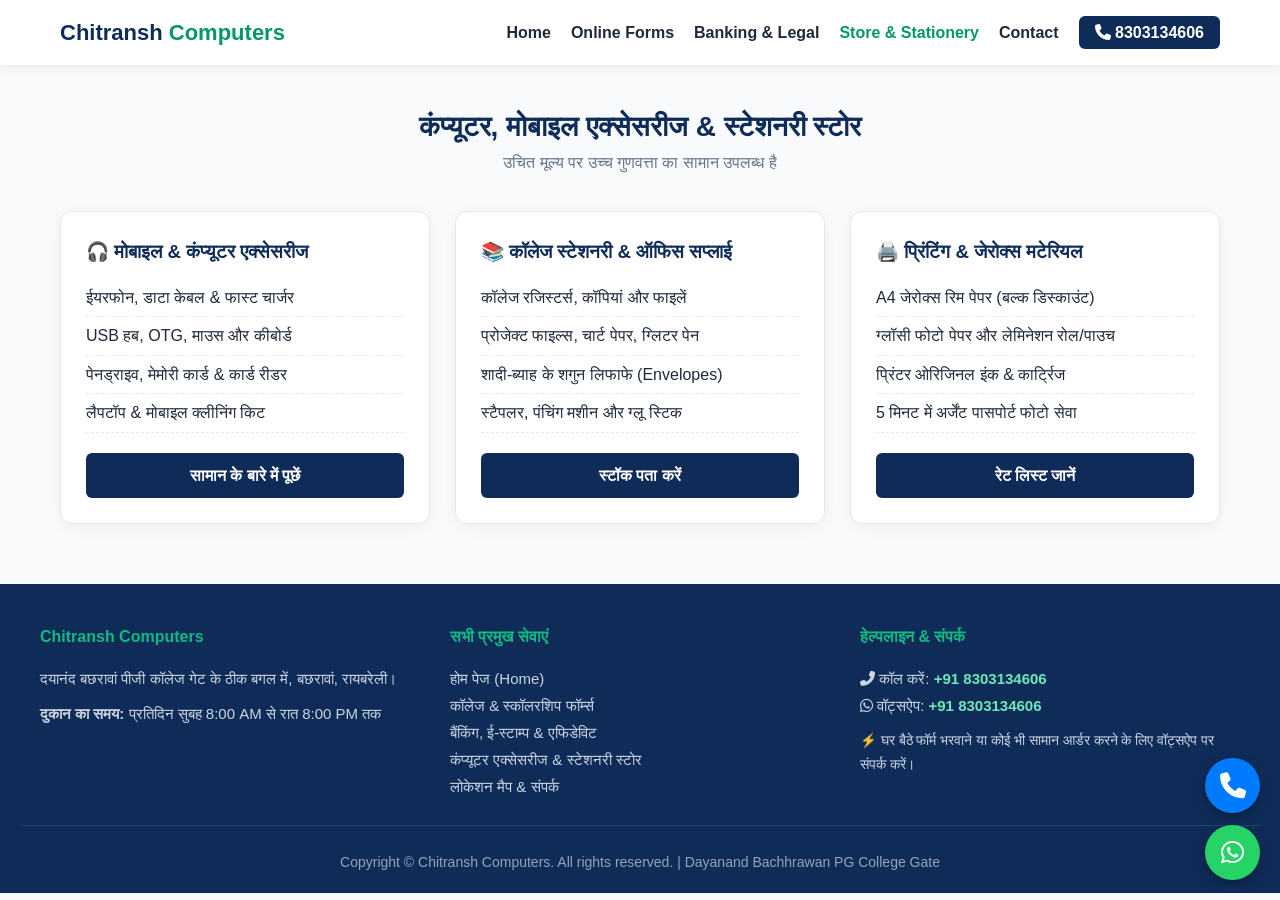
<file: store.html>
<!DOCTYPE html>
<html lang="hi">
<head>
    <meta charset="UTF-8">
    <meta name="viewport" content="width=device-width, initial-scale=1.0">
    <title>Store & Accessories | Chitransh Computers</title>
    <link rel="stylesheet" href="style.css">
    <link rel="stylesheet" href="https://cdnjs.cloudflare.com/ajax/libs/font-awesome/6.4.0/css/all.min.css">
</head>
<body>
    <header class="navbar">
        <div class="nav-container">
            <a href="index.html" class="brand-name">Chitransh <span>Computers</span></a>
            <button class="menu-toggle" id="menuToggle"><i class="fas fa-bars"></i></button>
            <ul class="nav-links" id="navLinks">
                <li><a href="index.html">Home</a></li>
                <li><a href="forms.html">Online Forms</a></li>
                <li><a href="banking-legal.html">Banking & Legal</a></li>
                <li><a href="store.html" class="active">Store & Stationery</a></li>
                <li><a href="contact.html">Contact</a></li>
                <li><a href="tel:+918303134606" class="nav-btn"><i class="fas fa-phone"></i> 8303134606</a></li>
            </ul>
        </div>
    </header>

    <div class="container">
        <div class="section-title">
            <h2>कंप्यूटर, मोबाइल एक्सेसरीज & स्टेशनरी स्टोर</h2>
            <p>उचित मूल्य पर उच्च गुणवत्ता का सामान उपलब्ध है</p>
        </div>

        <div class="grid-3">
            <div class="card">
                <h3>🎧 मोबाइल & कंप्यूटर एक्सेसरीज</h3>
                <ul>
                    <li>ईयरफोन, डाटा केबल & फास्ट चार्जर</li>
                    <li>USB हब, OTG, माउस और कीबोर्ड</li>
                    <li>पेनड्राइव, मेमोरी कार्ड & कार्ड रीडर</li>
                    <li>लैपटॉप & मोबाइल क्लीनिंग किट</li>
                </ul>
                <a href="https://wa.me/918303134606?text=Accessories%20ke%20rate%20puchne%20hai" class="card-btn">सामान के बारे में पूछें</a>
            </div>

            <div class="card">
                <h3>📚 कॉलेज स्टेशनरी & ऑफिस सप्लाई</h3>
                <ul>
                    <li>कॉलेज रजिस्टर्स, कॉपियां और फाइलें</li>
                    <li>प्रोजेक्ट फाइल्स, चार्ट पेपर, ग्लिटर पेन</li>
                    <li>शादी-ब्याह के शगुन लिफाफे (Envelopes)</li>
                    <li>स्टैपलर, पंचिंग मशीन और ग्लू स्टिक</li>
                </ul>
                <a href="https://wa.me/918303134606?text=Stationery%20samaan%20chahiye" class="card-btn">स्टॉक पता करें</a>
            </div>

            <div class="card">
                <h3>🖨️ प्रिंटिंग & जेरोक्स मटेरियल</h3>
                <ul>
                    <li>A4 जेरोक्स रिम पेपर (बल्क डिस्काउंट)</li>
                    <li>ग्लॉसी फोटो पेपर और लेमिनेशन रोल/पाउच</li>
                    <li>प्रिंटर ओरिजिनल इंक & कार्ट्रिज</li>
                    <li>5 मिनट में अर्जेंट पासपोर्ट फोटो सेवा</li>
                </ul>
                <a href="https://wa.me/918303134606?text=Photocopy%20ya%20Printing%20karwani%20hai" class="card-btn">रेट लिस्ट जानें</a>
            </div>
        </div>
    </div>

    <div class="floating-actions">
        <a href="tel:+918303134606" class="float-btn float-call"><i class="fas fa-phone"></i></a>
        <a href="https://wa.me/918303134606" class="float-btn float-wa"><i class="fab fa-whatsapp"></i></a>
    </div>

    <!-- Master Professional Footer -->
    <footer>
        <div class="footer-container">
            <div class="footer-col">
                <h4>Chitransh Computers</h4>
                <p>दयानंद बछरावां पीजी कॉलेज गेट के ठीक बगल में, बछरावां, रायबरेली।</p>
                <p style="margin-top: 8px;"><strong>दुकान का समय:</strong> प्रतिदिन सुबह 8:00 AM से रात 8:00 PM तक</p>
            </div>
            <div class="footer-col">
                <h4>सभी प्रमुख सेवाएं</h4>
                <p><a href="index.html">होम पेज (Home)</a></p>
                <p><a href="forms.html">कॉलेज & स्कॉलरशिप फॉर्म्स</a></p>
                <p><a href="banking-legal.html">बैंकिंग, ई-स्टाम्प & एफिडेविट</a></p>
                <p><a href="products.html">कंप्यूटर एक्सेसरीज & स्टेशनरी स्टोर</a></p>
                <p><a href="contact.html">लोकेशन मैप & संपर्क</a></p>
            </div>
            <div class="footer-col">
                <h4>हेल्पलाइन & संपर्क</h4>
                <p><i class="fas fa-phone-alt"></i> कॉल करें: <a href="tel:+918303134606" style="color: #6ee7b7; font-weight: bold;">+91 8303134606</a></p>
                <p><i class="fab fa-whatsapp"></i> वॉट्सऐप: <a href="https://wa.me/918303134606" style="color: #6ee7b7; font-weight: bold;">+91 8303134606</a></p>
                <p style="margin-top: 10px; color: #cbd5e1; font-size: 13.5px;">
                    ⚡ घर बैठे फॉर्म भरवाने या कोई भी सामान आर्डर करने के लिए वॉट्सऐप पर संपर्क करें।
                </p>
            </div>
        </div>
        <div class="footer-bottom">
            Copyright © Chitransh Computers. All rights reserved. | Dayanand Bachhrawan PG College Gate
        </div>
    </footer>
    <script src="script.js"></script>
</body>
</html>
</file>
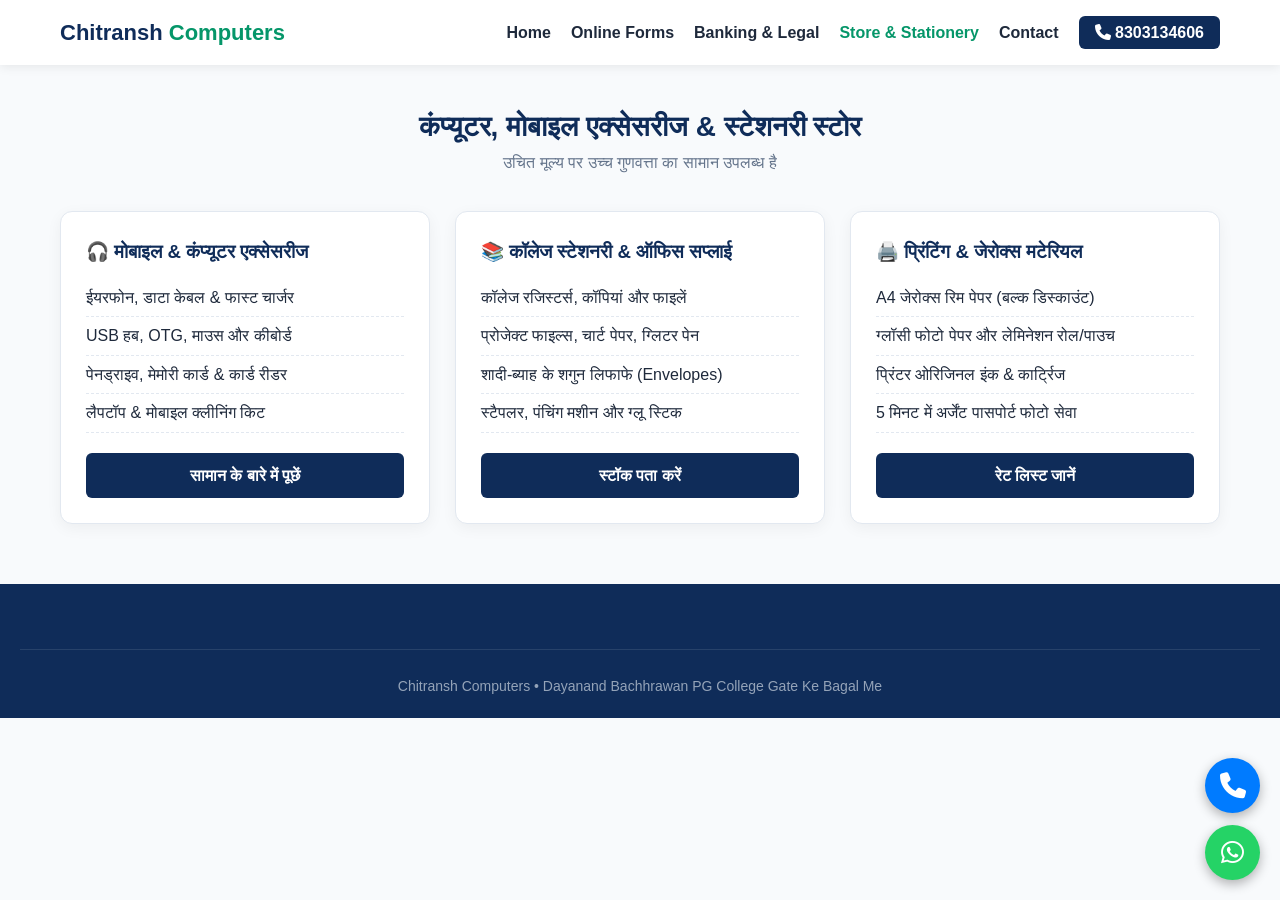
<file: store.html.html>
<!DOCTYPE html>
<html lang="hi">
<head>
    <meta charset="UTF-8">
    <meta name="viewport" content="width=device-width, initial-scale=1.0">
    <title>Store & Accessories | Chitransh Computers</title>
    <link rel="stylesheet" href="style.css">
    <link rel="stylesheet" href="https://cdnjs.cloudflare.com/ajax/libs/font-awesome/6.4.0/css/all.min.css">
</head>
<body>
    <header class="navbar">
        <div class="nav-container">
            <a href="index.html" class="brand-name">Chitransh <span>Computers</span></a>
            <button class="menu-toggle" id="menuToggle"><i class="fas fa-bars"></i></button>
            <ul class="nav-links" id="navLinks">
                <li><a href="index.html">Home</a></li>
                <li><a href="forms.html">Online Forms</a></li>
                <li><a href="banking-legal.html">Banking & Legal</a></li>
                <li><a href="store.html" class="active">Store & Stationery</a></li>
                <li><a href="contact.html">Contact</a></li>
                <li><a href="tel:+918303134606" class="nav-btn"><i class="fas fa-phone"></i> 8303134606</a></li>
            </ul>
        </div>
    </header>

    <div class="container">
        <div class="section-title">
            <h2>कंप्यूटर, मोबाइल एक्सेसरीज & स्टेशनरी स्टोर</h2>
            <p>उचित मूल्य पर उच्च गुणवत्ता का सामान उपलब्ध है</p>
        </div>

        <div class="grid-3">
            <div class="card">
                <h3>🎧 मोबाइल & कंप्यूटर एक्सेसरीज</h3>
                <ul>
                    <li>ईयरफोन, डाटा केबल & फास्ट चार्जर</li>
                    <li>USB हब, OTG, माउस और कीबोर्ड</li>
                    <li>पेनड्राइव, मेमोरी कार्ड & कार्ड रीडर</li>
                    <li>लैपटॉप & मोबाइल क्लीनिंग किट</li>
                </ul>
                <a href="https://wa.me/918303134606?text=Accessories%20ke%20rate%20puchne%20hai" class="card-btn">सामान के बारे में पूछें</a>
            </div>

            <div class="card">
                <h3>📚 कॉलेज स्टेशनरी & ऑफिस सप्लाई</h3>
                <ul>
                    <li>कॉलेज रजिस्टर्स, कॉपियां और फाइलें</li>
                    <li>प्रोजेक्ट फाइल्स, चार्ट पेपर, ग्लिटर पेन</li>
                    <li>शादी-ब्याह के शगुन लिफाफे (Envelopes)</li>
                    <li>स्टैपलर, पंचिंग मशीन और ग्लू स्टिक</li>
                </ul>
                <a href="https://wa.me/918303134606?text=Stationery%20samaan%20chahiye" class="card-btn">स्टॉक पता करें</a>
            </div>

            <div class="card">
                <h3>🖨️ प्रिंटिंग & जेरोक्स मटेरियल</h3>
                <ul>
                    <li>A4 जेरोक्स रिम पेपर (बल्क डिस्काउंट)</li>
                    <li>ग्लॉसी फोटो पेपर और लेमिनेशन रोल/पाउच</li>
                    <li>प्रिंटर ओरिजिनल इंक & कार्ट्रिज</li>
                    <li>5 मिनट में अर्जेंट पासपोर्ट फोटो सेवा</li>
                </ul>
                <a href="https://wa.me/918303134606?text=Photocopy%20ya%20Printing%20karwani%20hai" class="card-btn">रेट लिस्ट जानें</a>
            </div>
        </div>
    </div>

    <div class="floating-actions">
        <a href="tel:+918303134606" class="float-btn float-call"><i class="fas fa-phone"></i></a>
        <a href="https://wa.me/918303134606" class="float-btn float-wa"><i class="fab fa-whatsapp"></i></a>
    </div>

    <footer>
        <div class="footer-bottom">Chitransh Computers • Dayanand Bachhrawan PG College Gate Ke Bagal Me</div>
    </footer>
    <script src="script.js"></script>
</body>
</html>
</file>
<file: style.css>
* {
    margin: 0;
    padding: 0;
    box-sizing: border-box;
    font-family: 'Segoe UI', Tahoma, Geneva, Verdana, sans-serif;
}

:root {
    --primary-blue: #0f2c59;
    --secondary-blue: #1e40af;
    --accent-green: #059669;
    --light-green: #10b981;
    --bg-light: #f8fafc;
    --text-dark: #1e293b;
    --text-muted: #64748b;
    --white: #ffffff;
}

body {
    background-color: var(--bg-light);
    color: var(--text-dark);
    line-height: 1.6;
}

/* Announcement Ticker */
.ticker-bar {
    background: var(--accent-green);
    color: var(--white);
    padding: 8px 15px;
    font-size: 14px;
    text-align: center;
    font-weight: 600;
}

/* Navbar */
.navbar {
    background: var(--white);
    box-shadow: 0 2px 10px rgba(0,0,0,0.08);
    position: sticky;
    top: 0;
    z-index: 1000;
}
.nav-container {
    max-width: 1200px;
    margin: auto;
    display: flex;
    justify-content: space-between;
    align-items: center;
    padding: 15px 20px;
}
.brand-name {
    font-size: 22px;
    font-weight: 800;
    color: var(--primary-blue);
    text-decoration: none;
}
.brand-name span {
    color: var(--accent-green);
}
.nav-links {
    list-style: none;
    display: flex;
    gap: 20px;
}
.nav-links a {
    text-decoration: none;
    color: var(--text-dark);
    font-weight: 600;
    transition: 0.3s;
}
.nav-links a:hover, .nav-links a.active {
    color: var(--accent-green);
}
.nav-btn {
    background: var(--primary-blue);
    color: var(--white) !important;
    padding: 8px 16px;
    border-radius: 6px;
}
.menu-toggle {
    display: none;
    font-size: 24px;
    background: none;
    border: none;
    cursor: pointer;
}

/* Hero Section */
.hero {
    background: linear-gradient(rgba(15, 44, 89, 0.9), rgba(15, 44, 89, 0.95));
    color: var(--white);
    text-align: center;
    padding: 60px 20px;
}
.hero h1 {
    font-size: 34px;
    margin-bottom: 15px;
    line-height: 1.3;
}
.hero p {
    font-size: 18px;
    color: #cbd5e1;
    max-width: 800px;
    margin: auto auto 25px auto;
}
.cta-buttons {
    display: flex;
    justify-content: center;
    gap: 15px;
    flex-wrap: wrap;
}
.btn {
    padding: 12px 24px;
    border-radius: 8px;
    text-decoration: none;
    font-weight: 700;
    display: inline-flex;
    align-items: center;
    gap: 8px;
    font-size: 16px;
    transition: 0.3s;
}
.btn-green {
    background: var(--light-green);
    color: var(--white);
}
.btn-green:hover { background: var(--accent-green); }
.btn-blue {
    background: var(--white);
    color: var(--primary-blue);
}
.btn-blue:hover { background: #e2e8f0; }

/* Grid Sections & Cards */
.container {
    max-width: 1200px;
    margin: 40px auto;
    padding: 0 20px;
}
.section-title {
    text-align: center;
    margin-bottom: 35px;
}
.section-title h2 {
    font-size: 28px;
    color: var(--primary-blue);
}
.section-title p {
    color: var(--text-muted);
}
.grid-3 {
    display: grid;
    grid-template-columns: repeat(auto-fit, minmax(300px, 1fr));
    gap: 25px;
}
.card {
    background: var(--white);
    padding: 25px;
    border-radius: 12px;
    box-shadow: 0 4px 15px rgba(0,0,0,0.05);
    border: 1px solid #e2e8f0;
    transition: transform 0.3s ease;
}
.card:hover {
    transform: translateY(-5px);
}
.card h3 {
    color: var(--primary-blue);
    margin-bottom: 12px;
}
.card ul {
    list-style: none;
    margin-bottom: 20px;
}
.card ul li {
    padding: 6px 0;
    border-bottom: 1px dashed #e2e8f0;
    color: var(--text-dark);
}
.card-btn {
    display: block;
    text-align: center;
    background: var(--primary-blue);
    color: var(--white);
    padding: 10px;
    border-radius: 6px;
    text-decoration: none;
    font-weight: 600;
}
.card-btn:hover { background: var(--accent-green); }

/* Sticky Floating Action Buttons */
.floating-actions {
    position: fixed;
    bottom: 20px;
    right: 20px;
    display: flex;
    flex-direction: column;
    gap: 12px;
    z-index: 9999;
}
.float-btn {
    width: 55px;
    height: 55px;
    border-radius: 50%;
    display: flex;
    justify-content: center;
    align-items: center;
    color: white;
    font-size: 26px;
    text-decoration: none;
    box-shadow: 0 4px 12px rgba(0,0,0,0.3);
}
.float-wa { background: #25D366; }
.float-call { background: #007bff; }

/* Footer */
footer {
    background: var(--primary-blue);
    color: var(--white);
    padding: 40px 20px 20px 20px;
    margin-top: 60px;
}
.footer-container {
    max-width: 1200px;
    margin: auto;
    display: grid;
    grid-template-columns: repeat(auto-fit, minmax(250px, 1fr));
    gap: 30px;
}
.footer-col h4 {
    color: var(--light-green);
    margin-bottom: 15px;
}
.footer-col p, .footer-col a {
    color: #cbd5e1;
    font-size: 15px;
    text-decoration: none;
    line-height: 1.8;
}
.footer-bottom {
    text-align: center;
    padding-top: 25px;
    margin-top: 25px;
    border-top: 1px solid rgba(255,255,255,0.1);
    font-size: 14px;
    color: #94a3b8;
}

/* Mobile Responsive */
@media (max-width: 768px) {
    .nav-links {
        display: none;
        flex-direction: column;
        width: 100%;
        background: white;
        position: absolute;
        top: 65px;
        left: 0;
        padding: 20px;
        box-shadow: 0 5px 10px rgba(0,0,0,0.1);
    }
    .nav-links.show { display: flex; }
    .menu-toggle { display: block; }
}
</file>
